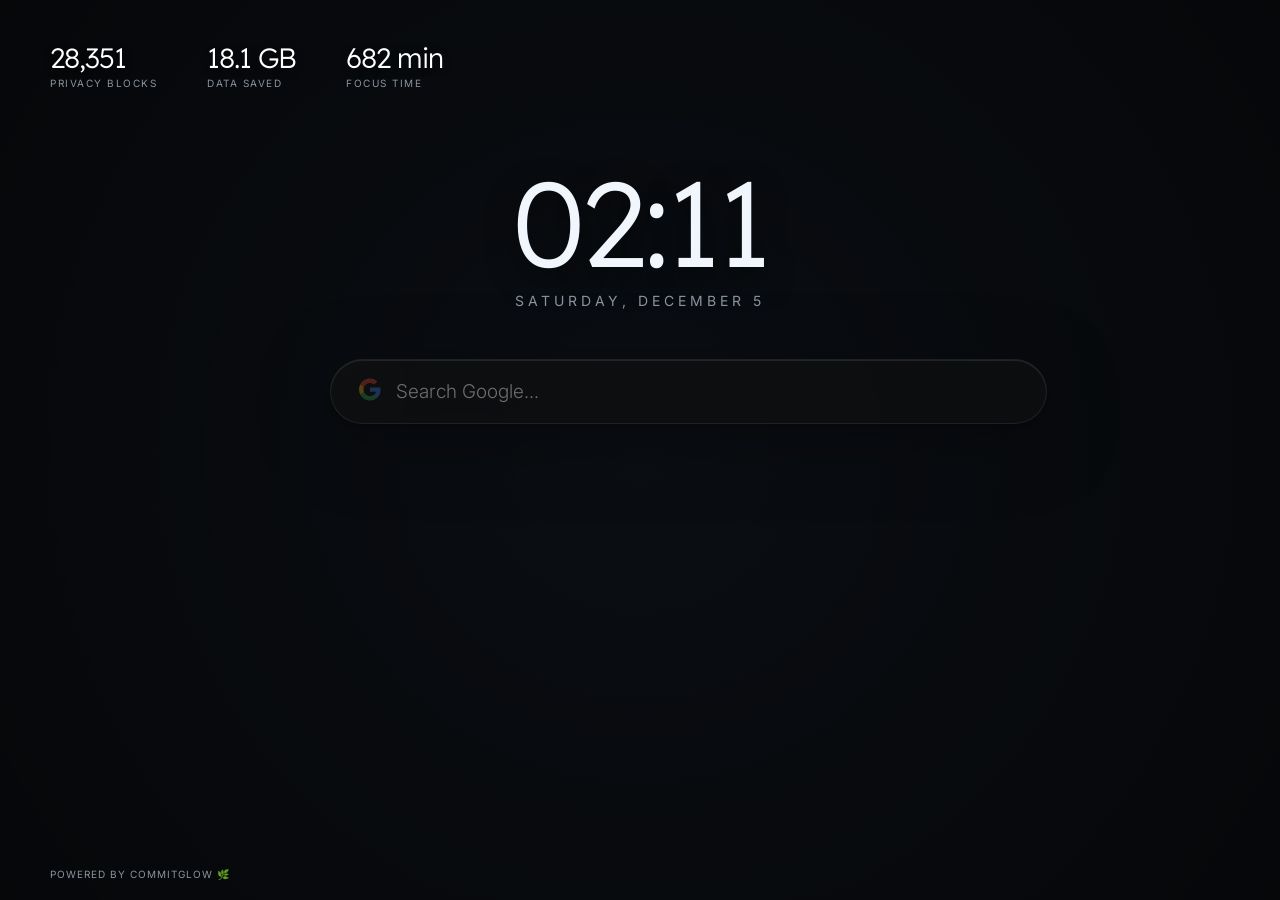
<file: newtab.html>
<!DOCTYPE html>
<html lang="en">
<head>
    <meta charset="UTF-8">
    <meta name="viewport" content="width=device-width, initial-scale=1.0">
    <title>CommitGlow Dashboard</title>
    <link rel="stylesheet" href="lib/github-calendar-responsive.css">
    <link rel="stylesheet" href="styles.css">
</head>
<body id="bg-body">
    <!-- Premium Stats Header -->
    <header class="stats-header">
        <div class="stat-item">
            <span class="stat-value" id="stat-trackers">14,281</span>
            <span class="stat-label">Privacy Blocks</span>
        </div>
        <div class="stat-item">
            <span class="stat-value" id="stat-bandwidth">1.4 GB</span>
            <span class="stat-label">Data Saved</span>
        </div>
        <div class="stat-item">
            <span class="stat-value" id="stat-time">12 min</span>
            <span class="stat-label">Focus Time</span>
        </div>
    </header>

    <!-- Central Hero (Clock & Search) -->
    <main class="hero">
        <div id="clock">00:00</div>
        <div id="date">JANUARY 1, 2026</div>
        
        <form action="https://www.google.com/search" method="GET" class="search-container">
            <div class="search-icon">
                <svg viewBox="0 0 24 24" width="24" height="24">
                    <path d="M22.56 12.25c0-.78-.07-1.53-.2-2.25H12v4.26h5.92c-.26 1.37-1.04 2.53-2.21 3.31v2.77h3.57c2.08-1.92 3.28-4.74 3.28-8.09z" fill="#4285F4"/>
                    <path d="M12 23c2.97 0 5.46-.98 7.28-2.66l-3.57-2.77c-1 .67-2.28 1.06-3.71 1.06-2.86 0-5.29-1.93-6.16-4.53H2.18v2.84C3.99 20.53 7.7 23 12 23z" fill="#34A853"/>
                    <path d="M5.84 14.09c-.22-.66-.35-1.36-.35-2.09s.13-1.43.35-2.09V7.07H2.18C1.43 8.55 1 10.22 1 12s.43 3.45 1.18 4.93l3.66-2.84z" fill="#FBBC05"/>
                    <path d="M12 5.38c1.62 0 3.06.56 4.21 1.66l3.15-3.15C17.45 2.09 14.97 1 12 1 7.7 1 3.99 3.47 2.18 7.07l3.66 2.84c.87-2.6 3.3-4.53 6.16-4.53z" fill="#EA4335"/>
                </svg>
            </div>
            <input type="text" name="q" placeholder="Search Google..." autocomplete="off">
        </form>
    </main>

    <!-- The Glow Widget -->
    <aside id="commit-glow-widget"></aside>

    <footer style="position: absolute; bottom: 20px; left: 50px; z-index: 10; font-size: 10px; color: #8b949e; letter-spacing: 1px; text-transform: uppercase;">
        Powered by CommitGlow 🌿
    </footer>

    <script src="lib/github-calendar.min.js"></script>
    <script src="newtab.js"></script>
</body>
</html>
</file>
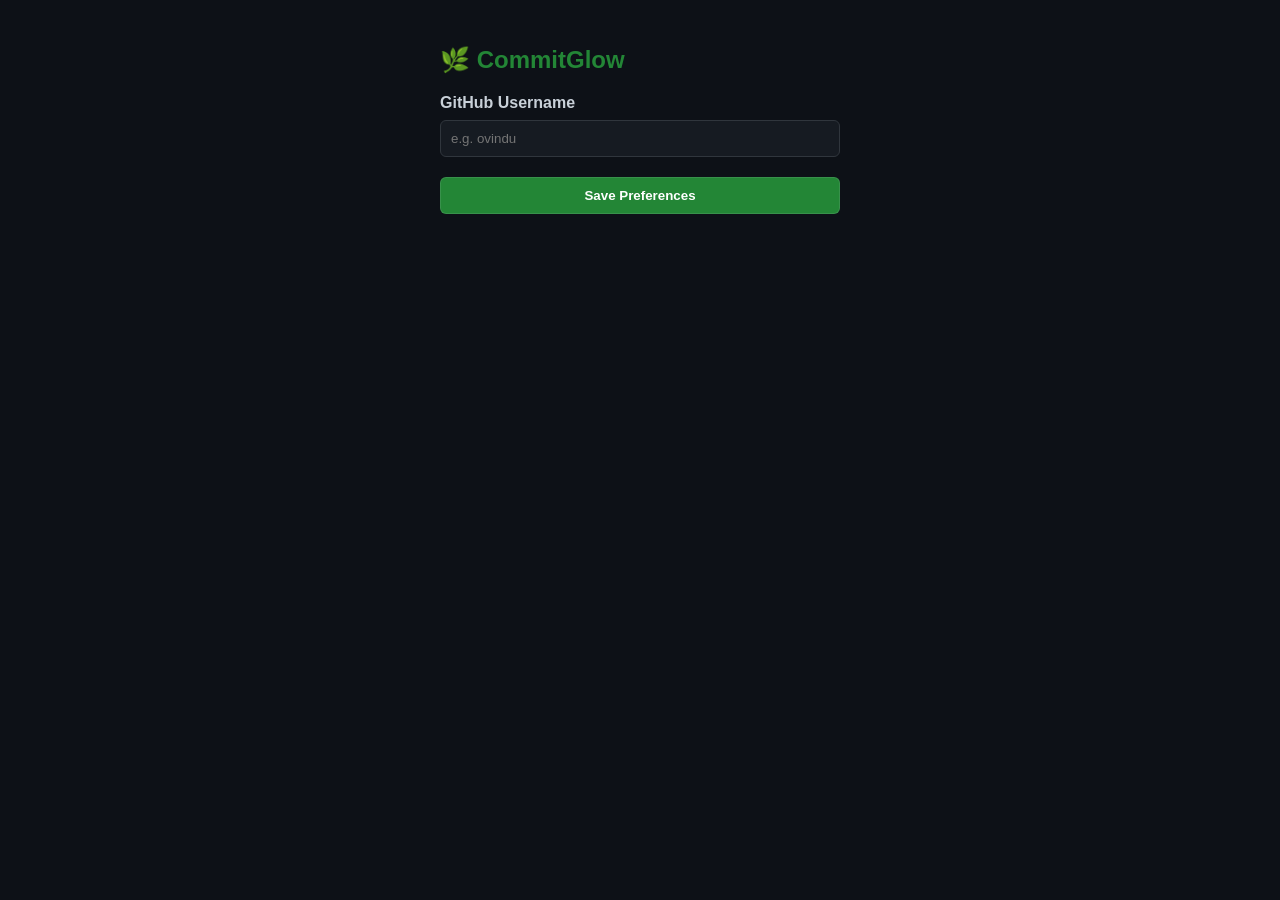
<file: options.html>
<!DOCTYPE html>
<html>
<head>
    <title>CommitGlow Options</title>
    <style>
        body {
            font-family: -apple-system, BlinkMacSystemFont, "Segoe UI", Helvetica, Arial, sans-serif;
            background: #0d1117;
            color: #c9d1d9;
            padding: 30px;
            max-width: 400px;
            margin: auto;
        }
        h1 {
            color: #238636;
            font-size: 24px;
            margin-bottom: 20px;
            display: flex;
            align-items: center;
            gap: 10px;
        }
        .form-group {
            margin-bottom: 20px;
        }
        label {
            display: block;
            margin-bottom: 8px;
            font-weight: 600;
        }
        input[type="text"] {
            width: 100%;
            padding: 10px;
            background: #161b22;
            border: 1px solid #30363d;
            border-radius: 6px;
            color: #f0f6fc;
            box-sizing: border-box;
        }
        input[type="text"]:focus {
            border-color: #58a6ff;
            outline: none;
            box-shadow: 0 0 0 3px rgba(88, 166, 255, 0.3);
        }
        button {
            background: #238636;
            color: #ffffff;
            border: 1px solid rgba(240, 246, 252, 0.1);
            padding: 10px 20px;
            border-radius: 6px;
            font-weight: 600;
            cursor: pointer;
            width: 100%;
            transition: background 0.2s;
        }
        button:hover {
            background: #2ea043;
        }
        .status {
            margin-top: 15px;
            font-size: 14px;
            text-align: center;
            opacity: 0;
            transition: opacity 0.3s;
        }
        .status.visible {
            opacity: 1;
        }
    </style>
</head>
<body>
    <h1>🌿 CommitGlow</h1>
    <div class="form-group">
        <label for="username">GitHub Username</label>
        <input type="text" id="username" placeholder="e.g. ovindu">
    </div>
    <button id="save">Save Preferences</button>
    <div id="status" class="status">Saved successfully!</div>

    <script src="options.js"></script>
</body>
</html>
</file>
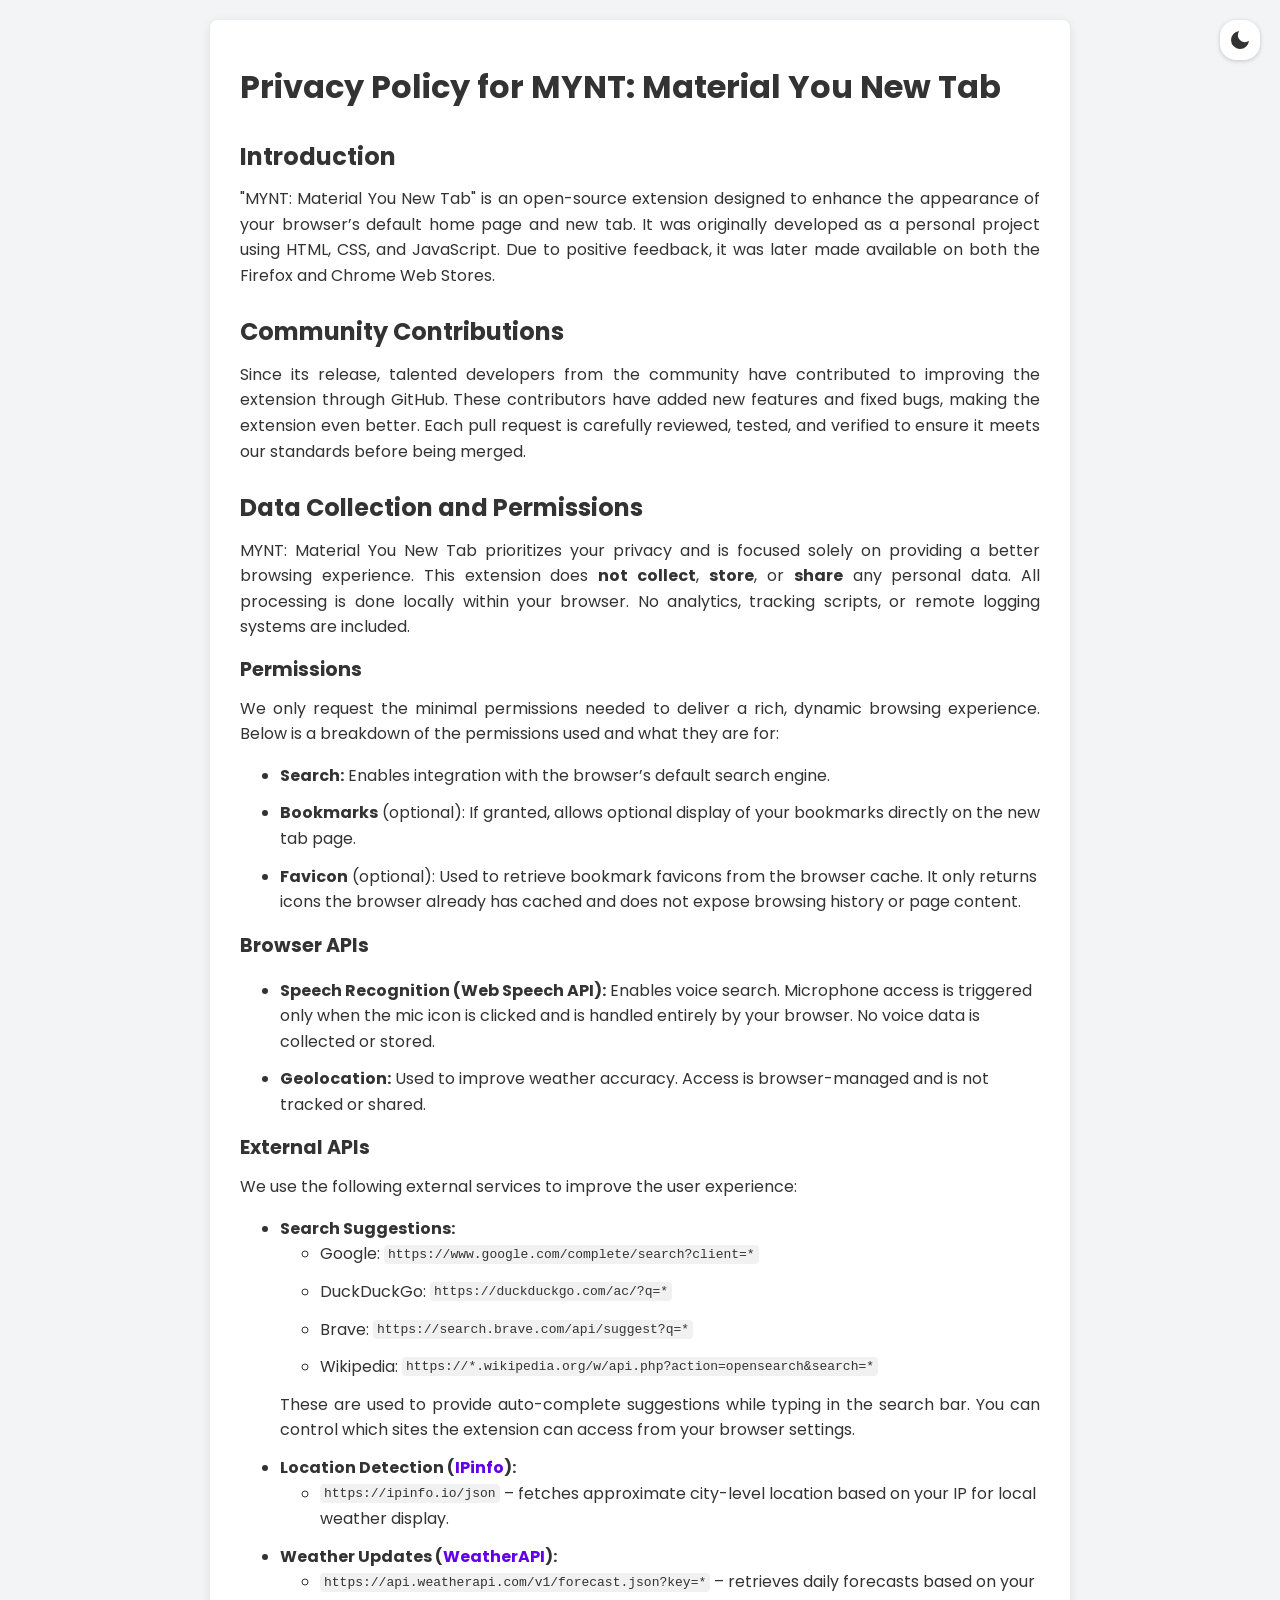
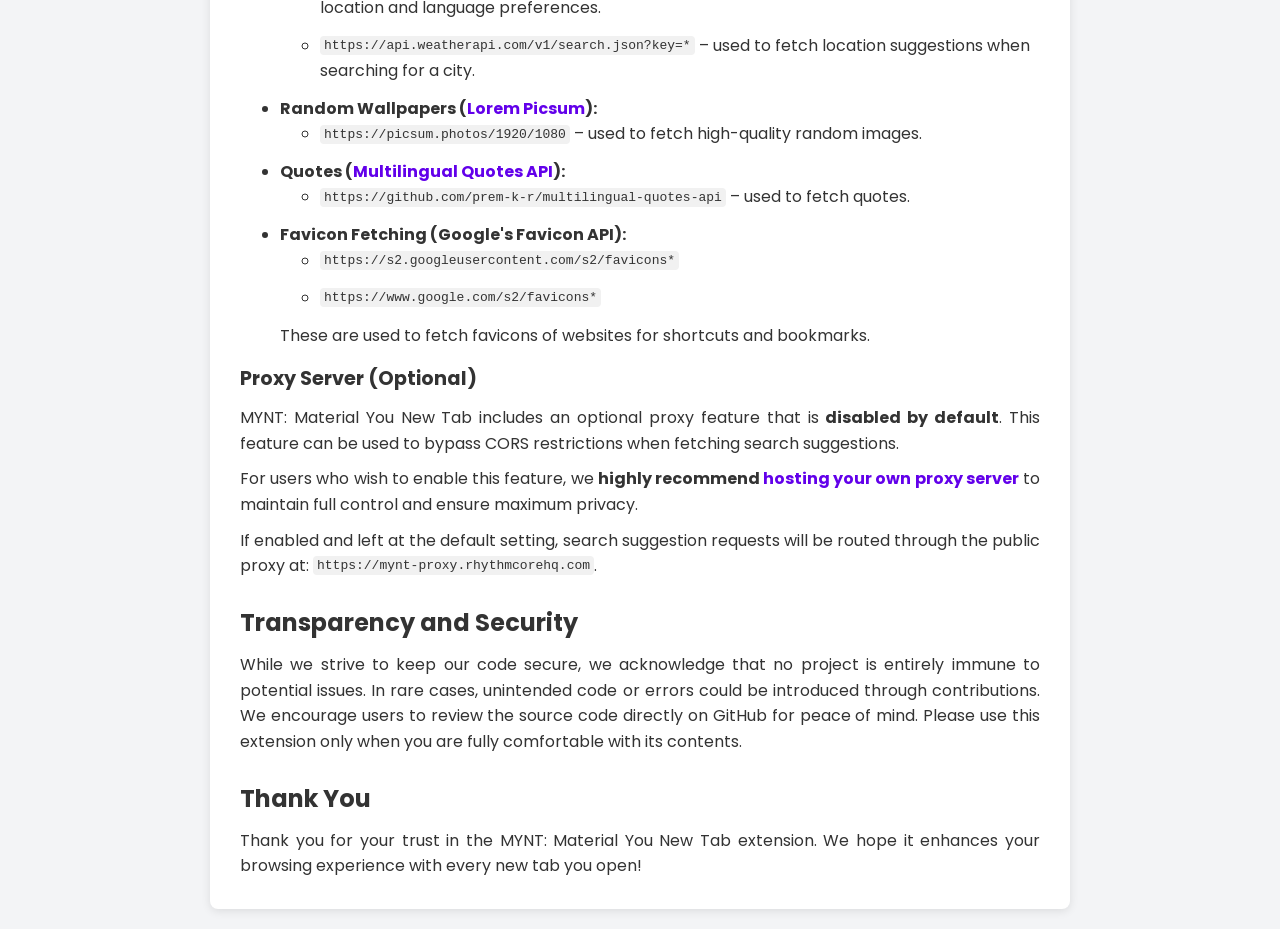
<file: privacy-policy.html>
<!DOCTYPE html>
<html lang="en">

<head>
    <meta charset="UTF-8">
    <meta name="viewport" content="width=device-width, initial-scale=1.0">
    <title>Privacy Policy for MYNT</title>
    <link href="favicon/icon128.png" rel="icon">
    <link href="https://fonts.googleapis.com/css2?family=Poppins:wght@400;600&display=swap" rel="stylesheet">
    <style>
        body {
            font-family: 'Poppins', sans-serif;
            background-color: #f3f4f6;
            color: #333;
            margin: 0;
            padding: 20px;
            line-height: 1.6;
            transition: background 0.3s, color 0.3s;
        }

        .container {
            max-width: 800px;
            margin: auto;
            background: white;
            padding: 20px 30px;
            border-radius: 8px;
            box-shadow: 0 2px 10px rgba(0, 0, 0, 0.1);
            transition: background 0.3s, color 0.3s;
        }

        h1 {
            font-size: 2rem;
            margin-bottom: 10px;
        }

        h2 {
            font-size: 1.5rem;
            margin-top: 25px;
            margin-bottom: 10px;
        }

        h3 {
            font-size: 1.2rem;
            margin-top: 15px;
            margin-bottom: 5px;
        }

        p {
            margin: 10px 0;
            text-align: justify;
        }

        li {
            margin-bottom: 12px;
        }

        a {
            color: #6200ea;
            text-decoration: none;
        }

        a:hover {
            text-decoration: underline;
        }

        code {
            word-break: break-word;
            white-space: pre-wrap;
            overflow-wrap: anywhere;
            background-color: #f1f1f1;
            padding: 2px 4px;
            border-radius: 4px;
            max-width: 100%;
            vertical-align: middle;
        }

        /* Dark mode styles */
        body.dark-mode {
            background-color: #181a20;
            color: #e0e0e0;
        }

        .container.dark-mode {
            background: #23262f;
            color: #e0e0e0;
            box-shadow: 0 2px 10px rgba(0, 0, 0, 0.4);
        }

        body.dark-mode a {
            color: #bb86fc;
        }

        body.dark-mode code {
            background-color: #23262f;
            color: #bb86fc;
        }

        .dark-mode-toggle {
            position: absolute;
            top: 20px;
            right: 20px;
            background: #fff;
            color: #333;
            border: none;
            border-radius: 16px;
            padding: 8px;
            display: inline-flex;
            align-items: center;
            justify-content: center;
            font-size: 1rem;
            cursor: pointer;
            box-shadow: 0 1px 4px rgba(0, 0, 0, 0.2);
            transition: background 0.3s, color 0.3s;
            z-index: 10;
        }

        .dark-mode-toggle:hover svg {
            transform: scale(1.02);
        }

        body.dark-mode .dark-mode-toggle {
            background: #23262f;
            color: #e0e0e0;
            border: 1px solid #444;
        }
    </style>
</head>

<body>

    <button class="dark-mode-toggle" id="darkModeToggle">
        <svg width="24" height="24" viewBox="0 0 24 24" xmlns="http://www.w3.org/2000/svg">
            <path id="iconPath" d="" fill="currentColor" />
        </svg>
    </button>

    <div class="container" id="mainContainer">
        <h1>Privacy Policy for MYNT: Material You New Tab</h1>

        <h2>Introduction</h2>
        <p>"MYNT: Material You New Tab" is an open-source extension designed to enhance the appearance of your browser’s
            default home page and new tab. It was originally developed as a personal project using HTML, CSS, and
            JavaScript. Due to positive feedback, it was later made available on both the Firefox and Chrome Web Stores.
        </p>

        <h2>Community Contributions</h2>
        <p>Since its release, talented developers from the community have contributed to improving the extension through
            GitHub. These contributors have added new features and fixed bugs, making the extension even better. Each
            pull request is carefully reviewed, tested, and verified to ensure it meets our standards before being
            merged.
        </p>

        <h2>Data Collection and Permissions</h2>
        <p>MYNT: Material You New Tab prioritizes your privacy and is focused solely on providing a better browsing
            experience. This extension does <strong>not collect</strong>, <strong>store</strong>, or
            <strong>share</strong> any personal data. All processing is done locally within your browser. No analytics,
            tracking scripts, or remote logging systems are included.
        </p>

        <h3>Permissions</h3>
        <p> We only request the minimal permissions needed to deliver a rich, dynamic browsing experience. Below is a
            breakdown of the permissions used and what they are for:</p>

        <ul>
            <li><strong>Search:</strong> Enables integration with the browser’s default search engine.</li>
            <li><strong>Bookmarks</strong> (optional): If granted, allows optional display of your bookmarks directly on
                the new tab page.</li>
            <li><strong>Favicon</strong> (optional): Used to retrieve bookmark favicons from the browser cache. It only
                returns icons the browser already has cached and does not expose browsing history or page content.</li>
        </ul>

        <h3>Browser APIs</h3>
        <ul>
            <li><strong>Speech Recognition (Web Speech API):</strong> Enables voice search. Microphone access is
                triggered only when the mic icon is clicked and is handled entirely by your browser. No voice data is
                collected or stored.</li>
            <li><strong>Geolocation:</strong> Used to improve weather accuracy. Access is browser-managed and is not
                tracked or shared.</li>
        </ul>

        <h3>External APIs</h3>
        <p>We use the following external services to improve the user experience:</p>
        <ul>
            <li><strong>Search Suggestions:</strong>
                <ul>
                    <li>Google: <code>https://www.google.com/complete/search?client=*</code></li>
                    <li>DuckDuckGo: <code>https://duckduckgo.com/ac/?q=*</code></li>
                    <li>Brave: <code>https://search.brave.com/api/suggest?q=*</code></li>
                    <li>Wikipedia: <code>https://*.wikipedia.org/w/api.php?action=opensearch&search=*</code></li>
                </ul>
                <p>These are used to provide auto-complete suggestions while typing in the search bar. You can control
                    which sites the extension can access from your browser settings.</p>
            </li>

            <li><strong>Location Detection (<a href="https://ipinfo.io/" target="_blank">IPinfo</a>):</strong>
                <ul>
                    <li><code>https://ipinfo.io/json</code> – fetches approximate city-level location based on your IP
                        for local weather display.</li>
                </ul>
            </li>

            <li><strong>Weather Updates (<a href="https://www.weatherapi.com/" target="_blank">WeatherAPI</a>):</strong>
                <ul>
                    <li><code>https://api.weatherapi.com/v1/forecast.json?key=*</code> – retrieves daily forecasts based
                        on your location and language preferences.</li>

                    <li><code>https://api.weatherapi.com/v1/search.json?key=*</code> – used to fetch location
                        suggestions when searching for a city.</li>
                </ul>
            </li>

            <li><strong>Random Wallpapers (<a href="https://picsum.photos/" target="_blank">Lorem Picsum</a>):</strong>
                <ul>
                    <li><code>https://picsum.photos/1920/1080</code> – used to fetch high-quality random images.</li>
                </ul>
            </li>

            <li><strong>Quotes (<a href="https://github.com/prem-k-r/multilingual-quotes-api"
                        target="_blank">Multilingual Quotes API</a>):</strong>
                <ul>
                    <li><code>https://github.com/prem-k-r/multilingual-quotes-api</code> – used to fetch quotes.
                    </li>
                </ul>
            </li>

            <li><strong>Favicon Fetching (Google's Favicon API):</strong>
                <ul>
                    <li><code>https://s2.googleusercontent.com/s2/favicons*</code></li>
                    <li><code>https://www.google.com/s2/favicons*</code></li>
                </ul>
                These are used to fetch favicons of websites for shortcuts and bookmarks.
            </li>
        </ul>

        <h3>Proxy Server (Optional)</h3>
        <p>
            MYNT: Material You New Tab includes an optional proxy feature that is <strong>disabled by default</strong>.
            This feature can be used to bypass CORS restrictions when fetching search suggestions.
        </p>
        <p>
            For users who wish to enable this feature, we <strong>highly recommend <a
                    href="https://github.com/Minuga-RC/MYNT-CORS-Bypass-Proxy" target="_blank">hosting your own
                    proxy server</a></strong> to maintain full control and ensure maximum privacy.
        </p>
        <p>
            If enabled and left at the default setting, search suggestion requests will be routed through the public
            proxy at: <code>https://mynt-proxy.rhythmcorehq.com</code>.
        </p>

        <h2>Transparency and Security</h2>
        <p>While we strive to keep our code secure, we acknowledge that no project is entirely immune to potential
            issues. In rare cases, unintended code or errors could be introduced through contributions. We encourage
            users to review the source code directly on GitHub for peace of mind. Please use this extension only when
            you are fully comfortable with its contents.</p>

        <h2>Thank You</h2>
        <p>Thank you for your trust in the MYNT: Material You New Tab extension. We hope it enhances your browsing
            experience with every new tab you open!</p>

    </div>


    <script>
        // Dark mode toggle logic
        const toggleBtn = document.getElementById('darkModeToggle');
        const container = document.getElementById('mainContainer');
        const iconPath = document.getElementById('iconPath');
        let isDark = localStorage.getItem('mynt-dark-mode');

        // SVG paths
        const moonPath = "M21 12.79A9 9 0 1 1 11.21 3 7 7 0 0 0 21 12.79z";
        const sunPath = "M11 4V1h2v3zm0 19v-3h2v3zm9-10v-2h3v2zM1 13v-2h3v2zm17.7-6.3l-1.4-1.4l1.75-1.8l1.45 1.45zM4.95 20.5L3.5 19.05l1.8-1.75l1.4 1.4zm14.1 0l-1.75-1.8l1.4-1.4l1.8 1.75zM5.3 6.7L3.5 4.95L4.95 3.5L6.7 5.3zM12 18q-2.5 0-4.25-1.75T6 12t1.75-4.25T12 6t4.25 1.75T18 12t-1.75 4.25T12 18";

        function setDarkMode(isDark) {
            document.body.classList.toggle('dark-mode', isDark);
            container.classList.toggle('dark-mode', isDark);
            iconPath.setAttribute('d', isDark ? sunPath : moonPath);
            localStorage.setItem('mynt-dark-mode', isDark);
        }

        // Determine initial state
        if (isDark === null) {
            isDark = window.matchMedia('(prefers-color-scheme: dark)').matches;
        } else {
            isDark = isDark === 'true';
        }

        setDarkMode(isDark);

        toggleBtn.addEventListener('click', () => {
            const newDarkState = !document.body.classList.contains('dark-mode');
            setDarkMode(newDarkState);
        });
    </script>
</body>

</html>
</file>
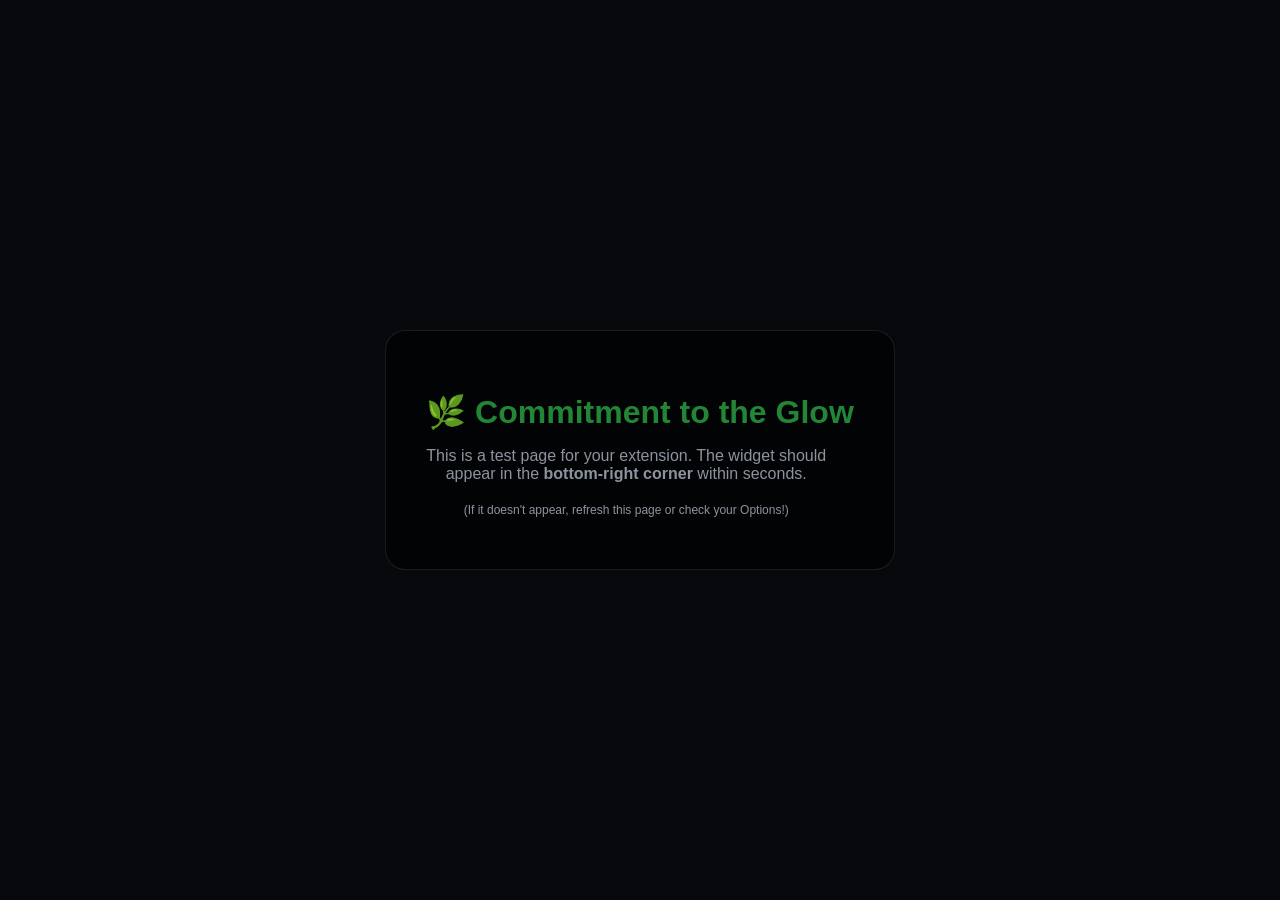
<file: test.html>
<!DOCTYPE html>
<html>
<head>
    <meta charset="UTF-8">
    <title>CommitGlow Test Page</title>
    <style>
        body { 
            background: #0d1117; 
            color: #c9d1d9; 
            font-family: sans-serif; 
            display: flex; 
            flex-direction: column; 
            justify-content: center; 
            align-items: center; 
            height: 100vh; 
            margin: 0;
            background-image: linear-gradient(rgba(0,0,0,0.5), rgba(0,0,0,0.5)), url('https://images.unsplash.com/photo-1506744038136-46273834b3fb?auto=format&fit=crop&q=80&w=1920');
            background-size: cover;
        }
        .container { text-align: center; background: rgba(0,0,0,0.6); padding: 40px; border-radius: 20px; backdrop-filter: blur(10px); border: 1px solid rgba(255,255,255,0.1); }
        h1 { color: #238636; margin-bottom: 10px; }
        p { color: #8b949e; max-width: 400px; }
    </style>
</head>
<body>
    <div class="container">
        <h1>🌿 Commitment to the Glow</h1>
        <p>This is a test page for your extension. The widget should appear in the <b>bottom-right corner</b> within seconds.</p>
        <p style="font-size: 12px; margin-top: 20px;">(If it doesn't appear, refresh this page or check your Options!)</p>
    </div>
    <!-- The content script will automatically inject here because it's a web page context -->
</body>
</html>
</file>
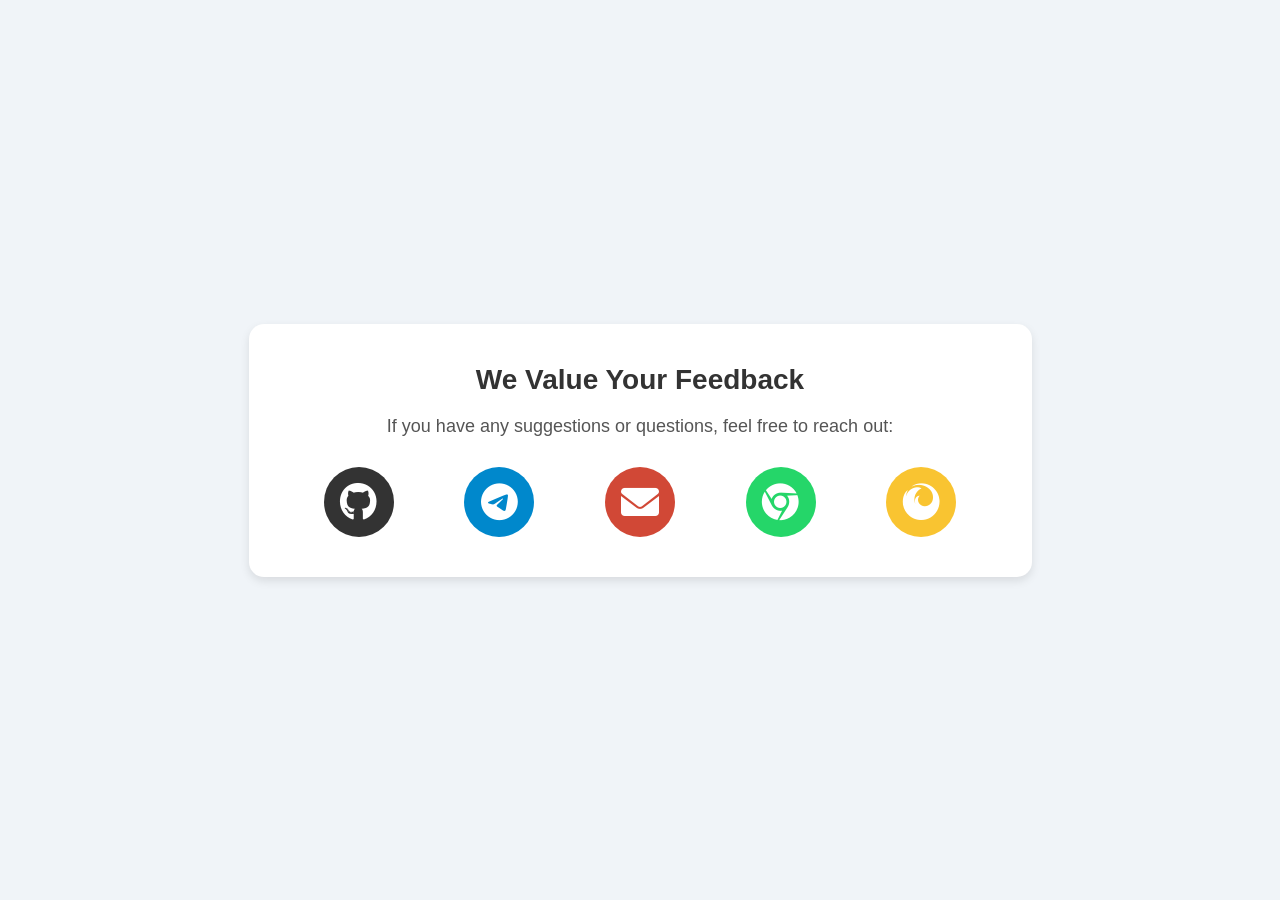
<file: docs/feedback.html>
<!DOCTYPE html>
<html lang="en">

<head>
    <meta charset="UTF-8">
    <meta name="viewport" content="width=device-width, initial-scale=1.0">
    <title>Feedback - MaterialYouNewTab</title>
    <link href="https://cdnjs.cloudflare.com/ajax/libs/font-awesome/6.0.0-beta3/css/all.min.css" rel="stylesheet">
    <style>
        body,
        h1,
        .feedback-message {
            margin: 0;
            padding: 0;
        }

        body {
            font-family: Arial, sans-serif;
            background-color: #f0f4f8;
            display: flex;
            justify-content: center;
            align-items: center;
            height: 100vh;
            color: #333;
        }

        .container {
            background-color: #fff;
            padding: 40px;
            border-radius: 15px;
            box-shadow: 0 4px 10px rgba(0, 0, 0, 0.1);
            text-align: center;
            max-width: 703px;
            width: 100%;
        }

        h1 {
            font-size: 28px;
            margin-bottom: 20px;
        }

        .feedback-message {
            font-size: 18px;
            color: #555;
            margin-bottom: 30px;
        }

        .contact-info {
            display: flex;
            justify-content: space-around;
            align-items: center;
            flex-wrap: wrap;
        }

        .contact-info a {
            color: #fff;
            text-decoration: none;
            width: 70px;
            height: 70px;
            display: flex;
            justify-content: center;
            align-items: center;
            border-radius: 50%;
            font-size: 38px;
            transition: transform 0.3s ease;
        }

        .contact-info a:hover {
            transform: scale(1.1);
        }

        .github {
            background-color: #333;
        }

        .telegram {
            background-color: #0088cc;
        }

        .email {
            background-color: #d14836;
        }

        .chrome {
            background-color: #25d669;
        }

        .firefox {
            background-color: #f9c431;
        }

        @media (max-width: 600px) {
            .contact-info a {
                font-size: 30px;
                width: 60px;
                height: 60px;
                margin: 20px;
            }
        }

        @media (prefers-color-scheme: dark) {
            body {
                background-color: #181818;
                color: #f0f4f8;
            }

            .container {
                background-color: #2a2a2a;
                box-shadow: 0 4px 10px rgba(0, 0, 0, 0.3);
            }

            .github {
                background-color: #1d1d1d;
            }

            h1,
            .feedback-message {
                color: #f0f4f8;
            }
        }
    </style>
</head>

<body>
    <div class="container">
        <h1>We Value Your Feedback</h1>
        <div class="feedback-message">
            <p>If you have any suggestions or questions, feel free to reach out:</p>
        </div>
        <div class="contact-info">
            <a href="https://github.com/prem-k-r/MaterialYouNewTab/discussions" target="_blank" class="github"><i
                    class="fab fa-github"></i></a>
            <a href="https://t.me/Material_You_NewTab" target="_blank" class="telegram"><i
                    class="fab fa-telegram-plane"></i></a>
            <a href="mailto:prem12321kumar@outlook.com" target="_blank" class="email"><i
                    class="fas fa-envelope"></i></a>
            <a href="https://chromewebstore.google.com/detail/mynt-material-you-new-tab/jjpokbgpiljgndebfoljdeihhkpcpfgl/reviews"
                target="_blank" class="chrome"><i class="fab fa-chrome"></i></a>
            <a href="https://addons.mozilla.org/en-US/firefox/addon/mynt/reviews/" target="_blank" class="firefox"><i
                    class="fab fa-firefox"></i></a>
        </div>
    </div>
</body>

</html>
</file>
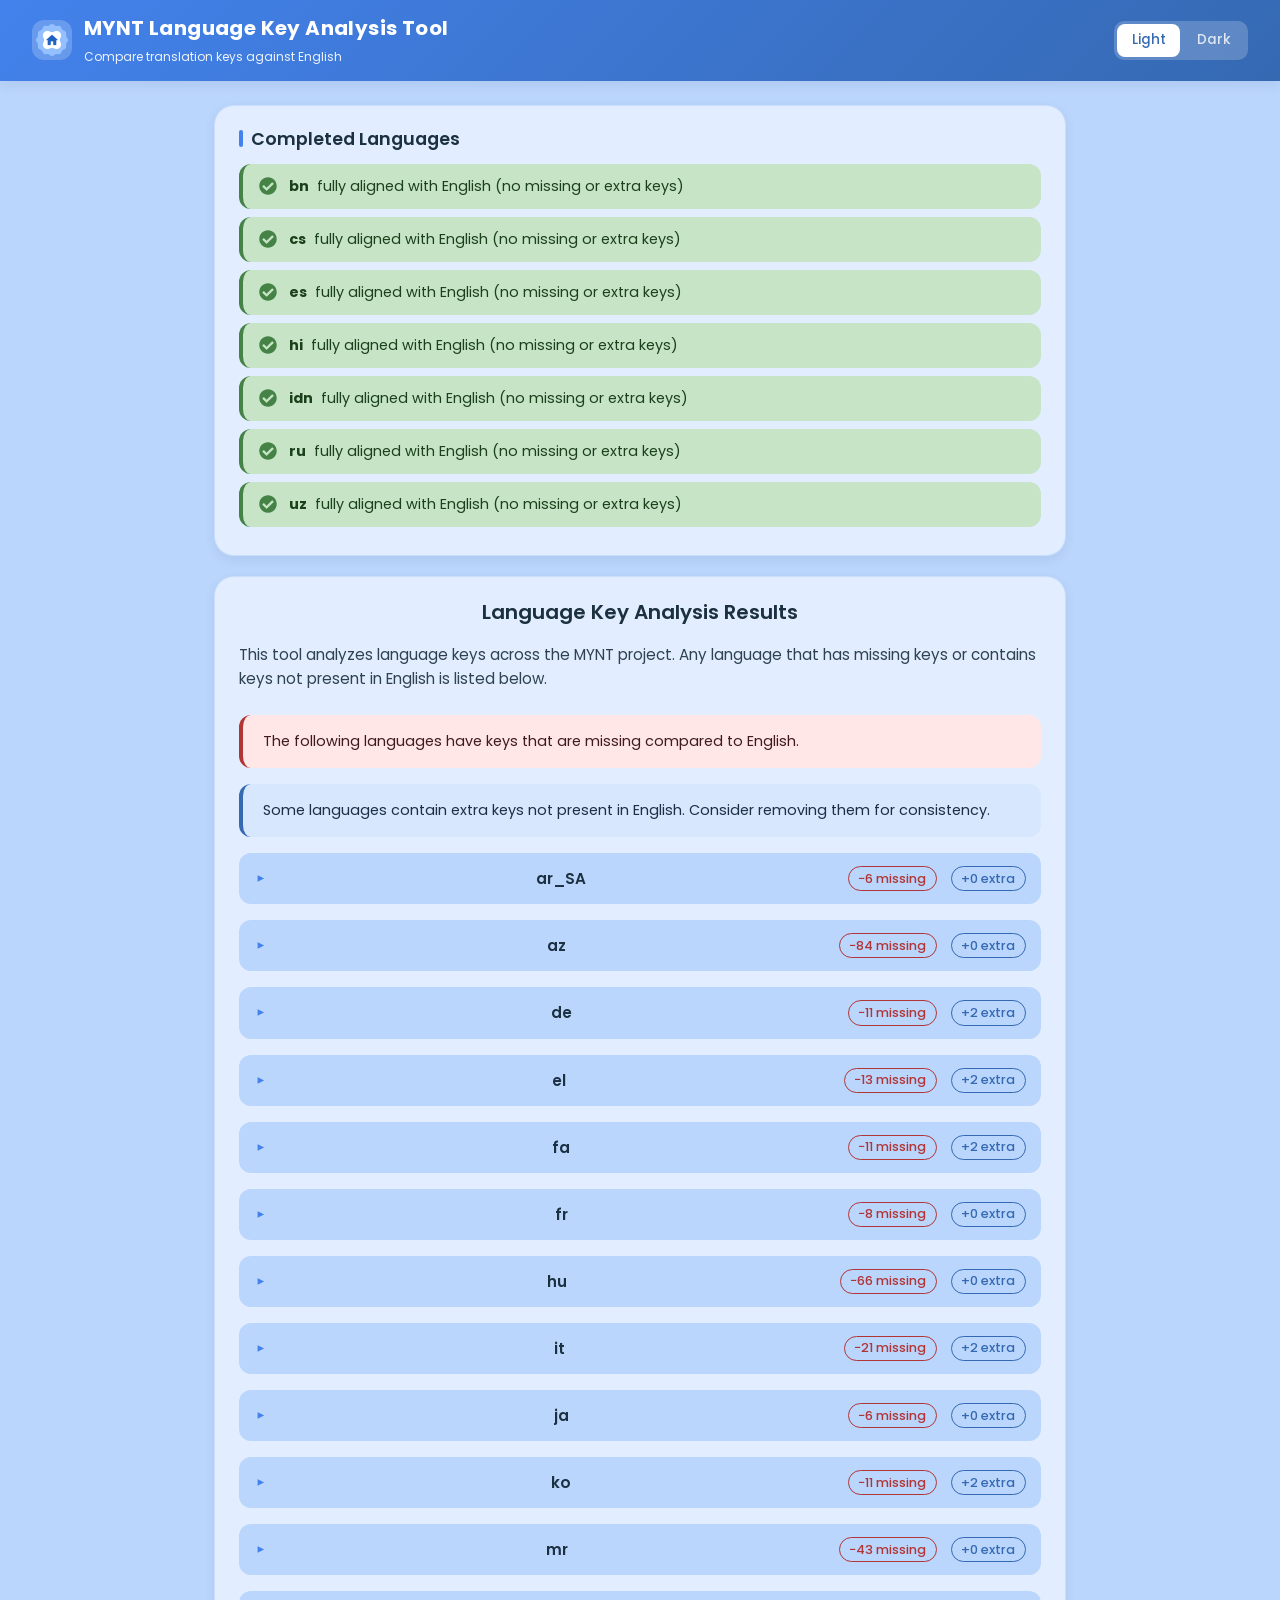
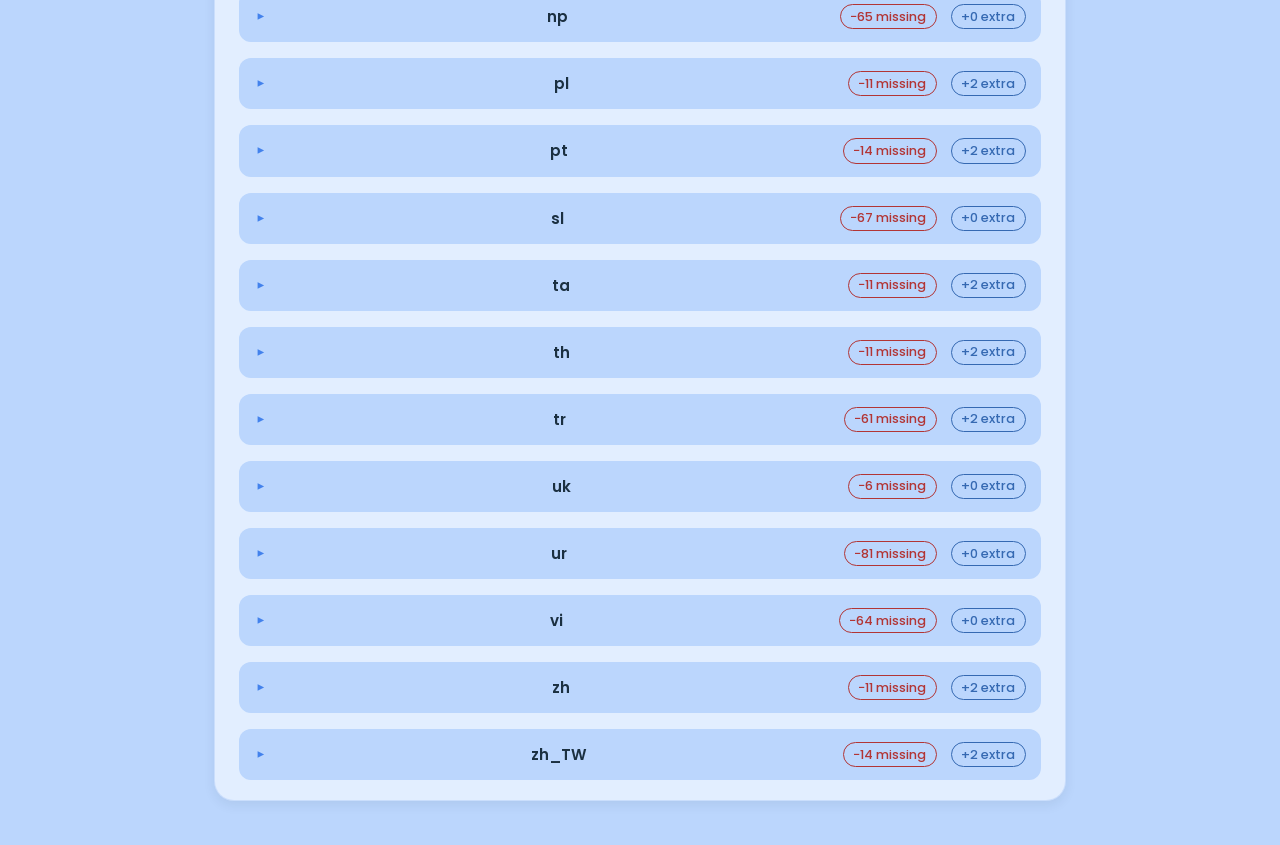
<file: tools/languagesAnalysis.html>
<!DOCTYPE html>
<html lang="en">
<head>
    <meta charset="UTF-8" />
    <meta name="viewport" content="width=device-width, initial-scale=1.0, maximum-scale=1.0, user-scalable=no" />
    <link rel="shortcut icon" href="../favicon/icon48.png" type="image/png">
    <title>MYNT Language Key Analysis</title>
    <link rel="preconnect" href="https://fonts.googleapis.com">
    <link rel="preconnect" href="https://fonts.gstatic.com" crossorigin>
    <link href="https://fonts.googleapis.com/css2?family=Poppins:wght@400;500;600;700&display=swap" rel="stylesheet">
    <link rel="stylesheet" href="../style.css">
    <style>
        .mynt-lka {
            --mynt-round: 20px;
            --mynt-gap: 16px;
            --mynt-shadow: 0 4px 12px rgba(27, 48, 65, 0.08);
            --mynt-shadow-hover: 0 6px 20px rgba(27, 48, 65, 0.12);
            font-family: var(--main-font-family);
            margin: 0;
            padding: 0;
            min-height: 100vh;
            background: var(--bg-color-blue);
            color: var(--textColorDark-blue);
            display: flex;
            flex-direction: column;
            align-items: stretch;
            justify-content: flex-start;
            scroll-behavior: smooth;
            transition: background 0.3s ease, color 0.3s ease;
        }

        .mynt-lka.dark-mode {
            background: #0f1a28;
            color: var(--whitishColor-blue);
            --mynt-shadow: 0 1px 3px rgba(0, 0, 0, 0.15);
            --mynt-shadow-hover: 0 2px 8px rgba(0, 0, 0, 0.2);
        }

        /* ── Header ── */
        .mynt-lka .tool-header {
            background: linear-gradient(135deg, var(--darkColor-blue) 0%, var(--darkerColor-blue) 100%);
            color: var(--whitishColor-blue);
            padding: 0.8rem 2rem;
            box-shadow: var(--mynt-shadow);
            position: sticky;
            top: 0;
            z-index: 10;
            animation: mynt-headerSlide 0.5s cubic-bezier(0.4, 0, 0.2, 1) forwards;
        }

        @keyframes mynt-headerSlide {
            from {
                opacity: 0;
                transform: translateY(-12px);
            }

            to {
                opacity: 1;
                transform: translateY(0);
            }
        }

        .mynt-lka .tool-header-inner {
            width: 100%;
            margin: 0 auto;
            display: flex;
            align-items: center;
            justify-content: space-between;
            gap: var(--mynt-gap);
        }

        .mynt-lka .tool-brand {
            display: flex;
            align-items: center;
            gap: 0.75rem;
        }

        .mynt-lka .tool-brand-icon {
            width: 40px;
            height: 40px;
            background: rgba(255, 255, 255, 0.2);
            border-radius: 12px;
            object-fit: contain;
            padding: 4px;
            box-sizing: border-box;
        }

        .mynt-lka .tool-brand h1 {
            margin: 0;
            font-size: 1.25rem;
            font-weight: 700;
            letter-spacing: 0.02em;
        }

        .mynt-lka .tool-brand span {
            font-size: 0.75rem;
            opacity: 0.9;
            font-weight: 400;
        }

        /* ── Theme toggle ── */
        .mynt-lka .theme-selector {
            display: flex;
            background: rgba(255, 255, 255, 0.2);
            border-radius: 10px;
            padding: 3px;
            gap: 2px;
        }

        .mynt-lka .theme-btn {
            padding: 0.4rem 0.9rem;
            border: none;
            border-radius: 8px;
            cursor: pointer;
            font-size: 0.85rem;
            font-weight: 500;
            font-family: inherit;
            color: rgba(255, 255, 255, 0.8);
            background: transparent;
            transition: all 0.25s cubic-bezier(0.4, 0, 0.2, 1);
        }

        .mynt-lka .theme-btn:hover {
            color: var(--whitishColor-blue);
            background: rgba(255, 255, 255, 0.15);
        }

        .mynt-lka .theme-btn.active {
            background: var(--whitishColor-blue);
            color: var(--darkerColor-blue);
        }

        .mynt-lka .theme-btn.active:hover {
            background: rgba(255, 255, 255, 0.95);
        }

        /* ── Layout ── */
        .mynt-lka main {
            flex: 1;
            padding: 1.5rem;
            max-width: 900px;
            margin: 0 auto;
            width: 100%;
        }

        /* ── Cards ── */
        .mynt-lka .card {
            background: var(--accentLightTint-blue);
            border-radius: var(--mynt-round);
            padding: 1.25rem 1.5rem;
            margin-bottom: 1.25rem;
            box-shadow: var(--mynt-shadow);
            border: 1px solid rgba(67, 130, 236, 0.15);
            transition: box-shadow 0.2s ease, border-color 0.2s ease, transform 0.2s ease;
            animation: mynt-cardFade 0.5s cubic-bezier(0.4, 0, 0.2, 1) backwards;
        }

        .mynt-lka .card:nth-child(1) {
            animation-delay: 0.1s;
        }

        .mynt-lka .card:nth-child(2) {
            animation-delay: 0.2s;
        }

        @keyframes mynt-cardFade {
            from {
                opacity: 0;
                transform: translateY(16px);
            }

            to {
                opacity: 1;
                transform: translateY(0);
            }
        }

        .mynt-lka.dark-mode .card {
            background: rgba(54, 105, 178, 0.22);
            border-color: rgba(67, 130, 236, 0.25);
            box-shadow: 0 1px 2px rgba(0, 0, 0, 0.1);
        }

        .mynt-lka .card:hover {
            box-shadow: var(--mynt-shadow-hover);
            transform: translateY(-2px);
        }

        .mynt-lka.dark-mode .card:hover {
            box-shadow: 0 2px 6px rgba(0, 0, 0, 0.15);
        }

        .mynt-lka .card-title {
            font-size: 1.1rem;
            font-weight: 600;
            color: var(--textColorDark-blue);
            margin: 0 0 0.75rem 0;
            display: flex;
            align-items: center;
            gap: 0.5rem;
        }

        .mynt-lka.dark-mode .card-title {
            color: var(--whitishColor-blue);
        }

        .mynt-lka .card-title::before {
            content: "";
            width: 4px;
            height: 1.1rem;
            background: var(--darkColor-blue);
            border-radius: 2px;
        }

        /* ── Intro text ── */
        .mynt-lka .intro-text {
            color: var(--textColorDark-blue);
            opacity: 0.9;
            font-size: 0.95rem;
            line-height: 1.6;
            margin: 0 0 1.5rem 0;
        }

        .mynt-lka.dark-mode .intro-text {
            color: rgba(255, 255, 255, 0.9);
        }

        /* ── Lists ── */
        .mynt-lka ul {
            list-style: none;
            padding: 0;
            margin: 0;
        }

        .mynt-lka .key-item {
            display: flex;
            align-items: center;
            gap: 0.75rem;
            padding: 0.75rem 1rem;
            margin-bottom: 0.5rem;
            border-radius: 12px;
            transition: background 0.2s ease, opacity 0.2s ease;
            font-size: 0.9rem;
        }

        .mynt-lka .key-item.missing {
            background: var(--bg-color-red);
            border-left: 4px solid var(--darkerColor-red);
            color: var(--textColorDark-red);
        }

        .mynt-lka .key-item.missing label {
            display: flex;
            align-items: center;
            gap: 0.6rem;
        }

        .mynt-lka .key-item.extra {
            background: color-mix(in srgb, var(--accentLightTint-blue) 80%, var(--bg-color-blue));
            border-left: 4px solid var(--darkerColor-blue);
        }

        .mynt-lka.dark-mode .key-item.extra {
            background: rgba(54, 105, 178, 0.4);
        }

        .mynt-lka .key-item.complete {
            background: var(--bg-color-green);
            border-left: 4px solid var(--darkerColor-green);
            color: var(--textColorDark-green);
            fill: var(--darkerColor-green);
        }

        .mynt-lka .key-item.checked {
            opacity: 0.5;
        }

        .mynt-lka .key-item.checked code {
            text-decoration: line-through;
        }

        .mynt-lka .key-item code {
            background-color: rgba(0, 0, 0, 0.06);
            padding: 0.25rem 0.5rem;
            border-radius: 6px;
            font-family: 'Monaco', 'Menlo', 'Ubuntu Mono', monospace;
        }

        /* ── Checkbox ── */
        .mynt-lka input[type="checkbox"] {
            appearance: none;
            -webkit-appearance: none;
            width: 20px;
            height: 20px;
            border: 2px solid var(--darkerColor-red);
            border-radius: 6px;
            cursor: pointer;
            flex-shrink: 0;
            transition: transform 0.15s ease, background-color 0.2s ease, border-color 0.2s ease;
        }

        .mynt-lka input[type="checkbox"]:hover {
            transform: scale(1.08);
        }

        .mynt-lka input[type="checkbox"]:active {
            transform: scale(0.95);
        }

        .mynt-lka input[type="checkbox"]:checked {
            background: var(--darkerColor-red);
            border-color: var(--darkerColor-red);
            background-image: url('data:image/svg+xml;utf8,<svg xmlns="http://www.w3.org/2000/svg" viewBox="0 0 24 24" fill="%23fff"><path d="M9 16.17L4.83 12l-1.42 1.41L9 19 21 7l-1.41-1.41z"/></svg>');
            background-size: 14px 14px;
            background-position: center;
            background-repeat: no-repeat;
        }

        /* ── Language groups ── */
        .mynt-lka .language-group:not(:last-child) {
            margin-bottom: 1rem;
        }

        .mynt-lka .language-group-header {
            display: flex;
            align-items: center;
            justify-content: space-between;
            width: 100%;
            padding: 0.875rem 1rem;
            background: var(--bg-color-blue);
            border: none;
            border-radius: 12px;
            cursor: pointer;
            user-select: none;
            font-family: inherit;
            text-align: left;
            transition: background 0.2s ease, transform 0.2s ease;
        }

        .mynt-lka .language-group-header:hover {
            transform: translateX(4px);
            background: color-mix(in srgb, var(--bg-color-blue) 90%, var(--darkColor-blue));
        }

        .mynt-lka .language-group-header:active {
            transform: translateX(2px);
        }

        .mynt-lka .language-group-header:focus-visible {
            outline: 2px solid var(--darkColor-blue);
            outline-offset: 2px;
        }

        .mynt-lka.dark-mode .language-group-header {
            background: rgba(54, 105, 178, 0.35);
        }

        .mynt-lka.dark-mode .language-group-header:hover {
            background: rgba(54, 105, 178, 0.5);
        }

        .mynt-lka .language-group-header::before {
            content: "▼";
            font-size: 0.7rem;
            margin-right: 0.5rem;
            transition: transform 0.3s cubic-bezier(0.4, 0, 0.2, 1);
            color: var(--darkColor-blue);
            display: inline-block;
            flex-shrink: 0;
        }

        .mynt-lka .language-group.collapsed .language-group-header::before {
            transform: rotate(-90deg);
        }

        .mynt-lka .language-group-header-text {
            font-size: 0.95rem;
            font-weight: 600;
            color: var(--textColorDark-blue);
        }

        .mynt-lka.dark-mode .language-group-header-text {
            color: var(--whitishColor-blue);
        }

        /* ── Group expand animation ── */
        .mynt-lka .language-group ul {
            overflow: hidden;
            padding: 0.5rem 0 0 1rem;
        }

        .mynt-lka .language-group.collapsed ul {
            display: none;
        }

        .mynt-lka .language-group:not(.collapsed) ul {
            animation: mynt-groupExpand 0.3s cubic-bezier(0.4, 0, 0.2, 1) forwards;
        }

        @keyframes mynt-groupExpand {
            from {
                opacity: 0;
            }

            to {
                opacity: 1;
            }
        }

        /* Staggered item animation via --i CSS custom property set in JS */
        .mynt-lka .language-group:not(.collapsed) .key-item {
            animation: mynt-itemSlide 0.25s cubic-bezier(0.4, 0, 0.2, 1) backwards;
            animation-delay: calc(var(--i, 0) * 30ms);
        }

        @keyframes mynt-itemSlide {
            from {
                opacity: 0;
                transform: translateX(-8px);
            }

            to {
                opacity: 1;
                transform: translateX(0);
            }
        }

        /* ── Key counts badges ── */
        .mynt-lka .key-counts {
            display: flex;
            gap: 1rem;
            font-size: 0.8rem;
            font-weight: 500;
        }

        .mynt-lka .key-counts .missing-count {
            color: var(--darkerColor-red);
            padding: 0.16rem 0.6rem;
            border-radius: 20px;
            outline: 1px solid var(--darkerColor-red);
        }

        .mynt-lka .key-counts .extra-count {
            color: var(--darkerColor-blue);
            padding: 0.16rem 0.6rem;
            border-radius: 20px;
            outline: 1px solid var(--darkerColor-blue);
        }

        .mynt-lka.dark-mode .key-counts .missing-count {
            color: #ff9999;
            outline-color: rgba(255, 153, 153, 0.9);
        }

        .mynt-lka.dark-mode .key-counts .extra-count {
            color: var(--bg-color-blue);
            outline-color: var(--bg-color-blue);
        }

        /* ── Alert boxes ── */
        .mynt-lka .alert-box {
            padding: 1rem 1.25rem;
            border-radius: 12px;
            margin-bottom: 1rem;
            font-size: 0.9rem;
            display: none;
        }

        .mynt-lka .alert-box.show {
            display: block;
            animation: mynt-alertSlide 0.4s cubic-bezier(0.4, 0, 0.2, 1) forwards;
        }

        @keyframes mynt-alertSlide {
            from {
                opacity: 0;
                transform: translateY(-8px);
            }

            to {
                opacity: 1;
                transform: translateY(0);
            }
        }

        .mynt-lka #incomplete-message {
            background: var(--accentLightTint-red);
            color: var(--textColorDark-red);
            border-left: 4px solid var(--darkerColor-red);
        }

        .mynt-lka #extra-keys-message {
            background: color-mix(in srgb, var(--accentLightTint-blue) 70%, var(--bg-color-blue));
            color: var(--textColorDark-blue);
            border-left: 4px solid var(--darkerColor-blue);
        }

        .mynt-lka.dark-mode #extra-keys-message {
            background: rgba(54, 105, 178, 0.35);
            color: rgba(255, 255, 255, 0.95);
            border-left-color: var(--darkColor-blue);
        }

        .mynt-lka.dark-mode #incomplete-message {
            background: rgba(178, 53, 53, 0.25);
            color: #ffb3b3;
            border-left-color: var(--darkerColor-red);
        }

        /* ── Results heading ── */
        .mynt-lka .results-section h2 {
            font-size: 1.25rem;
            font-weight: 600;
            text-align: center;
            margin: 0 0 1rem 0;
            color: var(--textColorDark-blue);
        }

        .mynt-lka.dark-mode .results-section h2 {
            color: var(--whitishColor-blue);
        }

        /* ── Scrollbar ── */
        .mynt-lka ::-webkit-scrollbar {
            width: 8px;
            height: 8px;
        }

        .mynt-lka ::-webkit-scrollbar-track {
            background: transparent;
        }

        .mynt-lka ::-webkit-scrollbar-thumb {
            background: var(--darkColor-blue);
            border-radius: 4px;
        }

        .mynt-lka ::-webkit-scrollbar-thumb:hover {
            background: var(--darkerColor-blue);
        }
    </style>
    <script src="../locales/pt.js"></script>
    <script src="../locales/en.js"></script>
    <script src="../locales/es.js"></script>
    <script src="../locales/hi.js"></script>
    <script src="../locales/hu.js"></script>
    <script src="../locales/zh.js"></script>
    <script src="../locales/cs.js"></script>
    <script src="../locales/it.js"></script>
    <script src="../locales/tr.js"></script>
    <script src="../locales/bn.js"></script>
    <script src="../locales/vi.js"></script>
    <script src="../locales/ru.js"></script>
    <script src="../locales/uz.js"></script>
    <script src="../locales/ja.js"></script>
    <script src="../locales/ko.js"></script>
    <script src="../locales/idn.js"></script>
    <script src="../locales/mr.js"></script>
    <script src="../locales/fr.js"></script>
    <script src="../locales/az.js"></script>
    <script src="../locales/sl.js"></script>
    <script src="../locales/np.js"></script>
    <script src="../locales/zh_TW.js"></script>
    <script src="../locales/ur.js"></script>
    <script src="../locales/de.js"></script>
    <script src="../locales/fa.js"></script>
    <script src="../locales/ar_SA.js"></script>
    <script src="../locales/el.js"></script>
    <script src="../locales/ta.js"></script>
    <script src="../locales/th.js"></script>
    <script src="../locales/pl.js"></script>
    <script src="../locales/uk.js"></script>
</head>
<body id="mynt-lka" class="mynt-lka">
    <header class="tool-header">
        <div class="tool-header-inner">
            <div class="tool-brand">
                <img class="tool-brand-icon" src="../favicon/icon128.png" alt="MYNT" width="40" height="40">
                <div>
                    <h1>MYNT Language Key Analysis Tool</h1>
                    <span>Compare translation keys against English</span>
                </div>
            </div>
            <div class="theme-selector">
                <button type="button" class="theme-btn active" id="theme-light" data-theme="light"> Light </button>
                <button type="button" class="theme-btn" id="theme-dark" data-theme="dark"> Dark </button>
            </div>
        </div>
    </header>
    <main>
        <div id="complete" class="card"></div>
        <section class="card results-section">
            <h2>Language Key Analysis Results</h2>
            <p class="intro-text"> This tool analyzes language keys across the MYNT project. Any language that has
                missing keys or contains keys not present in English is listed below. </p>
            <div id="incomplete-message" class="alert-box"> The following languages have keys that are missing compared
                to English. </div>
            <div id="extra-keys-message" class="alert-box"> Some languages contain extra keys not present in English.
                Consider removing them for consistency. </div>
            <div id="results"></div>
        </section>
    </main>
    <script>
        // ─── Locale map ───────────────────────────────────────────────────────────
        const languages = { ar_SA, az, bn, cs, de, el, en, es, fa, fr, hi, hu, idn, it, ja, ko, mr, np, pl, pt, ru, sl, ta, th, tr, uk, ur, uz, vi, zh, zh_TW };

        // ─── DOM refs ─────────────────────────────────────────────────────────────
        const bodyEl = document.getElementById("mynt-lka");
        const resultsDiv = document.getElementById("results");
        const completeDiv = document.getElementById("complete");
        const incompleteMsg = document.getElementById("incomplete-message");
        const extraKeysMsg = document.getElementById("extra-keys-message");

        // ─── SVG icon ─────────────────────────────────────────────────────────────
        const completeIcon = `<svg xmlns="http://www.w3.org/2000/svg" viewBox="0 0 512 512" width="18" height="18">
            <path d="M504 256c0 136.967-111.033 248-248 248S8 392.967 8 256 119.033 8 256 8s248 111.033 248 248zM227.314 387.314l184-184c6.248-6.248 6.248-16.379 0-22.627l-22.627-22.627c-6.248-6.249-16.379-6.249-22.628 0L216 308.118l-70.059-70.059c-6.248-6.248-16.379-6.248-22.628 0l-22.627 22.627c-6.248 6.248-6.248 16.379 0 22.627l104 104c6.249 6.249 16.379 6.249 22.628.001z"/>
        </svg>`;

        // ─── Helpers ──────────────────────────────────────────────────────────────

        function createElmnt(tag, options = {}) {
            const node = document.createElement(tag);
            if (options.className) node.className = options.className;
            if (options.textContent) node.textContent = options.textContent;
            if (options.innerHTML) node.innerHTML = options.innerHTML;
            if (options.attrs) {
                for (const [k, v] of Object.entries(options.attrs)) node.setAttribute(k, v);
            }
            return node;
        }

        // ─── Analysis ─────────────────────────────────────────────────────────────

        /**
         * Compares every language against the reference.
         * Returns an object keyed by language code with { missing, extra, isComplete }.
         */
        function analyseLanguageKeys(reference, allLanguages) {
            const refKeys = Object.keys(reference);
            const refSet = new Set(refKeys);
            const results = {};

            for (const [lang, translations] of Object.entries(allLanguages)) {
                const langKeys = Object.keys(translations);
                const langSet = new Set(langKeys);
                const missing = refKeys.filter(k => !langSet.has(k));
                const extra = langKeys.filter(k => !refSet.has(k));

                results[lang] = {
                    missing,
                    extra,
                    isComplete: missing.length === 0 && extra.length === 0,
                };
            }

            return results;
        }

        // Remove English itself from the comparison map
        const { en: _ref, ...otherLanguages } = languages;
        const analysis = analyseLanguageKeys(en, otherLanguages);

        // Derive flags cleanly from analysis data
        const hasMissingKeys = Object.values(analysis).some(r => r.missing.length > 0);
        const hasExtraKeys = Object.values(analysis).some(r => r.extra.length > 0);

        // ─── Rendering ────────────────────────────────────────────────────────────

        /** Renders the "Completed Languages" card. */
        function renderCompleteCard() {
            const title = createElmnt("h2", { className: "card-title", textContent: "Completed Languages" });
            const list = createElmnt("ul");

            const completedLangs = Object.entries(analysis).filter(([, r]) => r.isComplete);

            if (completedLangs.length === 0) {
                list.appendChild(createElmnt("li", {
                    className: "key-item",
                    textContent: "No languages are fully in sync with English yet.",
                }));
            } else {
                for (const [lang] of completedLangs) {
                    list.appendChild(createElmnt("li", {
                        className: "key-item complete",
                        innerHTML: `${completeIcon}<span><strong>${lang}</strong>​​ ​ fully aligned with English (no missing or extra keys)</span>`,
                    }));
                }
            }

            completeDiv.appendChild(title);
            completeDiv.appendChild(list);
        }

        /** Renders one collapsible language group (missing + extra keys). */
        function renderLanguageGroup(lang, missing, extra) {
            const group = createElmnt("div", { className: "language-group collapsed" });

            // Button header (keyboard-accessible)
            const btn = createElmnt("button", {
                className: "language-group-header",
                innerHTML: `
                    <span class="language-group-header-text">${lang}</span>
                    <span class="key-counts">
                        <span class="missing-count">−${missing.length} missing</span>
                        <span class="extra-count">+${extra.length} extra</span>
                    </span>
                `,
            });
            btn.type = "button";

            btn.addEventListener("click", () => {
                group.classList.toggle("collapsed");
            });

            btn.addEventListener("keydown", (e) => {
                if (e.key === "Enter" || e.key === " ") {
                    e.preventDefault();
                    btn.click();
                }
            });

            group.appendChild(btn);

            // Key list
            const list = createElmnt("ul", { attrs: { id: `group-list-${lang}` } });

            missing.forEach((key, i) => {
                const li = createElmnt("li", {
                    className: "key-item missing",
                    innerHTML: `
                    <label>
                        <input type="checkbox" data-lang="${lang}" data-key="${key}">
                        Missing: <code>${key}</code>
                    </label>
                    `,
                });

                li.style.setProperty("--i", i);
                list.appendChild(li);
            });

            extra.forEach((key, i) => {
                const li = createElmnt("li", {
                    className: "key-item extra",
                    innerHTML: `<span>Extra: <code>${key}</code></span>`,
                });
                li.style.setProperty("--i", missing.length + i);
                list.appendChild(li);
            });

            group.appendChild(list);
            return group;
        }

        /** Renders the full results section (incomplete languages). */
        function renderResultsList() {
            const container = createElmnt("div");

            for (const [lang, { missing, extra }] of Object.entries(analysis)) {
                if (missing.length === 0 && extra.length === 0) continue;
                container.appendChild(renderLanguageGroup(lang, missing, extra));
            }

            resultsDiv.appendChild(container);
        }

        // ─── Init ─────────────────────────────────────────────────────────────────

        renderCompleteCard();

        if (hasMissingKeys) incompleteMsg.classList.add("show");
        if (hasExtraKeys) extraKeysMsg.classList.add("show");
        if (hasMissingKeys || hasExtraKeys) renderResultsList();

        // Checkbox → strikethrough
        resultsDiv.addEventListener("change", (e) => {
            if (e.target.type === "checkbox") {
                e.target.closest("li").classList.toggle("checked", e.target.checked);
            }
        });

        // ─── Theme ────────────────────────────────────────────────────────────────

        const themeLight = document.getElementById("theme-light");
        const themeDark = document.getElementById("theme-dark");
        const mediaQuery = window.matchMedia("(prefers-color-scheme: dark)");

        function setTheme(theme, save = true) {
            const isDark = theme === "dark";

            bodyEl.classList.toggle("dark-mode", isDark);
            themeLight.classList.toggle("active", !isDark);
            themeDark.classList.toggle("active", isDark);

            if (save) {
                localStorage.setItem("mynt-theme", theme);
            }
        }

        const savedTheme = localStorage.getItem("mynt-theme");

        if (savedTheme) {
            setTheme(savedTheme, false);
        } else {
            setTheme(mediaQuery.matches ? "dark" : "light", false);
        }

        mediaQuery.addEventListener("change", (e) => {
            if (!localStorage.getItem("mynt-theme")) {
                setTheme(e.matches ? "dark" : "light", false);
            }
        });

        themeLight.addEventListener("click", () => setTheme("light"));
        themeDark.addEventListener("click", () => setTheme("dark"));
    </script>
</body>
</html>
</file>
<file: lib/github-calendar-responsive.css>
:root {
  --color-calendar-graph-day-bg: #dddbdb;
  --color-calendar-graph-day-L1-bg: #39dd34;
  --color-calendar-graph-day-L2-bg: #45a045;
  --color-calendar-graph-day-L3-bg: #047526;
  --color-calendar-graph-day-L4-bg: #0a4208;
}

.ContributionCalendar-day[data-level='0'] {
    background-color: var(--color-calendar-graph-day-bg);
}

.ContributionCalendar-day[data-level='1'] {
    background-color: var(--color-calendar-graph-day-L1-bg);
}

.ContributionCalendar-day[data-level='2'] {
    background-color: var(--color-calendar-graph-day-L2-bg);
}

.ContributionCalendar-day[data-level='3'] {
    background-color: var(--color-calendar-graph-day-L3-bg);
}

.ContributionCalendar-day[data-level='4'] {
    background-color: var(--color-calendar-graph-day-L4-bg);
}

table.ContributionCalendar-grid {
    margin-bottom: 0pt;
}

table.ContributionCalendar-grid td {
    padding: 4pt;
}

table.ContributionCalendar-grid td span.sr-only {
    display: none;
}

td.ContributionCalendar-label span[aria-hidden='true'] {
    font-size: 8pt;
    left: -1pt;
}

tool-tip {
    display: none;
}

.calendar .width-full > .float-left {
    display: none;
}

.calendar {
    font-family: Helvetica, arial;
    border: 1px solid #DDDDDD;
    border-radius: 3px;
    min-height: 243px;
    text-align: center;
    margin: 0 auto;
}

.calendar-graph text.wday,
.calendar-graph text.month {
    font-size: 10px;
    fill: #aaa;
}

div.px-md-5 {
    height: 2rem;
}

div.float-right {
    text-align: right;
    padding: 0 14px 10px 0;
    display: inline-block;
    float: right;
}

div.float-right div {
    display: inline-block;
    list-style: none;
    margin: 0 5px;
    position: relative;
    bottom: -1px;
    padding: 0;
}

div.float-right span.sr-only {
    display: none;
}

.contrib-legend .legend li {
    display: inline-block;
    width: 10px;
    height: 10px;
}

.text-small {
    font-size: 12px;
    color: #767676;
}

.calendar-graph {
    padding: 5px 0 0;
    text-align: center;
}

.contrib-column {
    padding: 15px 0;
    text-align: center;
    border-left: 1px solid #ddd;
    border-top: 1px solid #ddd;
    font-size: 11px;
}

.contrib-column-first {
    border-left: 0;
}

.table-column {
    box-sizing: border-box;
    display: table-cell;
    width: 1%;
    padding-right: 10px;
    padding-left: 10px;
    vertical-align: top;
}

.contrib-number {
    font-weight: 300;
    line-height: 1.3em;
    font-size: 24px;
    display: block;
    color: #333;
}

.calendar img.spinner {
    width: 70px;
    margin-top: 50px;
    min-height: 70px;
}

.monospace {
    text-align: center;
    color: #000;
    font-family: monospace;
}

.monospace a {
    color: #1D75AB;
    text-decoration: none;
}

.contrib-footer {
    font-size: 11px;
    padding: 0 10px 12px;
    text-align: left;
    width: 100%;
    box-sizing: border-box;
    height: 26px;
}

.left.text-muted {
    float: left;
    margin-left: 9px;
    color: #767676;
}
.left.text-muted a {
    color: #4078c0;
    text-decoration: none;
}
.left.text-muted a:hover,
.monospace a:hover {
    text-decoration: underline;
}

h2.f4.text-normal.mb-3 {
    display: none;
}

.float-left.text-gray {
    float: left;
}
#user-activity-overview{
    display:none;
}

.day-tooltip {
    white-space: nowrap;
    position: absolute;
    z-index: 99999;
    padding: 10px;
    font-size: 12px;
    color: #959da5;
    text-align: center;
    background: rgba(0,0,0,.85);
    border-radius: 3px;
    display: none;
    pointer-events: none;
}
.day-tooltip strong {
    color: #dfe2e5;
}
.day-tooltip.is-visible {
    display: block;
}
.day-tooltip:after {
    position: absolute;
    bottom: -10px;
    left: 50%;
    width: 5px; height: 5px;
    box-sizing: border-box;
    margin: 0 0 0 -5px;
    content: " ";
    border: 5px solid transparent;
    border-top-color: rgba(0,0,0,.85)
}

text.ContributionCalendar-label {
    fill: #ccc;
    font-size: 11px;
}

@media screen and (max-width: 768px) {
    .table-column {
        display: block;
        width: 100%;
    }
}
</file>
<file: styles.css>
@import url('https://fonts.googleapis.com/css2?family=Inter:wght@200;400;600&family=Lexend:wght@300;600&display=swap');

:root {
    --bg-dark: #0d1117;
    --accent-green: #238636;
    --glass-bg: rgba(13, 17, 23, 0.6);
    --glass-border: rgba(255, 255, 255, 0.1);
    --text-main: #f0f6fc;
    --text-muted: #8b949e;
}

body {
    background: var(--bg-dark);
    margin: 0;
    padding: 0;
    height: 100vh;
    display: flex;
    flex-direction: column;
    align-items: center;
    color: var(--text-main);
    font-family: 'Inter', sans-serif;
    overflow: hidden;
    position: relative;
    background-size: cover;
    background-position: center;
    transition: background-image 1.5s ease;
}

body::after {
    content: '';
    position: absolute;
    top: 0; left: 0; right: 0; bottom: 0;
    background: radial-gradient(circle at center, rgba(0,0,0,0.2) 0%, rgba(0,0,0,0.6) 100%);
    z-index: 1;
    pointer-events: none;
}

/* Premium Header Stats */
.stats-header {
    position: absolute;
    top: 40px;
    left: 50px;
    z-index: 10;
    display: flex;
    gap: 50px;
}

.stat-item {
    display: flex;
    flex-direction: column;
    animation: fadeInDown 0.8s ease-out;
}

.stat-value {
    font-family: 'Lexend', sans-serif;
    font-size: 28px;
    font-weight: 300;
    letter-spacing: -1px;
    color: #fff;
    text-shadow: 0 2px 10px rgba(0,0,0,0.3);
}

.stat-label {
    font-size: 10px;
    text-transform: uppercase;
    letter-spacing: 1.5px;
    color: var(--text-muted);
    margin-top: 2px;
}

/* Central Hero Section */
.hero {
    z-index: 10;
    display: flex;
    flex-direction: column;
    align-items: center;
    margin-top: 18vh;
    animation: fadeInUp 1s ease-out;
}

#clock {
    font-family: 'Lexend', sans-serif;
    font-size: 120px;
    font-weight: 300;
    letter-spacing: -4px;
    line-height: 1;
    text-shadow: 0 10px 30px rgba(0,0,0,0.5);
}

#date {
    font-size: 14px;
    font-weight: 400;
    color: var(--text-muted);
    margin-top: 10px;
    margin-bottom: 50px;
    text-transform: uppercase;
    letter-spacing: 4px;
}

/* Premium Search Bar - Refined */
.search-container {
    width: 620px;
    position: relative;
    transition: all 0.4s cubic-bezier(0.165, 0.84, 0.44, 1);
    filter: drop-shadow(0 15px 35px rgba(0,0,0,0.5));
}

.search-container:focus-within {
    transform: translateY(-2px) scale(1.01);
}

.search-container input {
    width: 100%;
    background: rgba(18, 18, 18, 0.5);
    backdrop-filter: blur(30px) saturate(150%);
    -webkit-backdrop-filter: blur(30px) saturate(150%);
    border: 1px solid rgba(255, 255, 255, 0.08); /* Minimal border */
    border-radius: 100px; /* Perfect pill */
    padding: 20px 30px;
    padding-left: 65px;
    color: #fff;
    font-size: 19px;
    font-family: 'Inter', sans-serif;
    outline: none;
    transition: all 0.4s cubic-bezier(0.165, 0.84, 0.44, 1);
    box-shadow: 
        inset 0 1px 1px rgba(255,255,255,0.1),
        0 4px 6px rgba(0,0,0,0.2);
}

.search-container input::placeholder {
    color: rgba(255, 255, 255, 0.4);
    font-weight: 300;
}

.search-container input:focus {
    background: rgba(18, 18, 18, 0.7);
    border-color: rgba(35, 134, 54, 0.6);
    box-shadow: 
        inset 0 1px 1px rgba(255,255,255,0.05),
        0 0 0 4px rgba(35, 134, 54, 0.15),
        0 20px 40px rgba(0,0,0,0.4);
}

.search-icon {
    position: absolute;
    left: 28px;
    top: 50%;
    transform: translateY(-50%);
    font-size: 22px;
    opacity: 0.6;
    color: var(--text-muted);
    transition: all 0.3s ease;
}

.search-container:focus-within .search-icon {
    color: var(--accent-green);
    opacity: 1;
}

/* The Widget - Integrated */
#commit-glow-widget {
    position: absolute;
    bottom: 40px;
    right: 50px;
    z-index: 10;
    animation: fadeIn 1.5s ease;
}

.widget-container {
    background: var(--glass-bg) !important;
    backdrop-filter: blur(25px) !important;
    -webkit-backdrop-filter: blur(25px) !important;
    border: 1px solid var(--glass-border) !important;
    border-radius: 20px !important;
    width: 420px !important;
    padding: 20px !important;
    box-shadow: 0 20px 60px rgba(0,0,0,0.5) !important;
}

.widget-header {
    border-bottom: none !important;
    margin-bottom: 20px !important;
}

.widget-header .title {
    font-family: 'Lexend', sans-serif !important;
    text-transform: uppercase !important;
    letter-spacing: 1px !important;
    font-size: 10px !important;
}

.calendar {
    transform: scale(1);
    margin-top: 10px !important;
}

.calendar rect.ContributionCalendar-day {
    rx: 3; ry: 3;
    transition: transform 0.2s ease;
}

.calendar rect.ContributionCalendar-day:hover {
    transform: scale(1.2);
    stroke: #fff;
    stroke-width: 1px;
}

/* Animations */
@keyframes fadeInUp {
    from { opacity: 0; transform: translateY(30px); }
    to { opacity: 1; transform: translateY(0); }
}

@keyframes fadeInDown {
    from { opacity: 0; transform: translateY(-20px); }
    to { opacity: 1; transform: translateY(0); }
}

@keyframes fadeIn {
    from { opacity: 0; }
    to { opacity: 1; }
}

/* Custom Scrollbar (Invisible but functional) */
::-webkit-scrollbar { display: none; }
</file>
<file: style.css>
/* 
 * Material You New Tab
 * Copyright (c) 2024-2026 Prem, 2023-2025 XengShi
 * Licensed under the GNU General Public License v3.0 (GPL-3.0)
 * You should have received a copy of the GNU General Public License along with this program. 
 * If not, see <https://www.gnu.org/licenses/>.
 */

@import url("https://fonts.googleapis.com/css2?family=Poppins&display=swap");

@font-face {
	font-family: "poppins";
	src: url("./fonts/Poppins-Regular.ttf") format("truetype");
}

* {
	margin: 0;
	padding: 0;
	box-sizing: border-box;
	font-family: var(--main-font-family);
	user-select: none;
}

:root {
	/* Default font */
	--main-font-family: "poppins", "Poppins", sans-serif;

	/* 🔵🔵🔵 */
	/* ⚠️ Please don't change the color value or names for Blue (if ? modifying code would be difficult */
	--bg-color-blue: #bbd6fd;
	--accentLightTint-blue: #e2eeff;
	--darkerColor-blue: #3569b2;
	--darkColor-blue: #4382ec;
	--textColorDark-blue: #1b3041;
	--whitishColor-blue: #ffffff;

	/* 🔴🔴🔴 */
	--bg-color-red: #fdbdbd;
	--accentLightTint-red: #ffe7e7;
	--darkerColor-red: #b23535;
	--darkColor-red: #ec4343;
	--textColorDark-red: #411b1b;
	--whitishColor-red: #ffffff;

	/* 🟡🟡🟡 */
	--bg-color-yellow: #ffed80;
	--accentLightTint-yellow: #fff6c3;
	--darkerColor-yellow: #ae9502;
	--darkColor-yellow: #d1a93d;
	--textColorDark-yellow: #2f2707;
	--whitishColor-yellow: #ffffff;

	/* 🟢🟢🟢 */
	--bg-color-green: #c7e4c7;
	--accentLightTint-green: #e1f1e1;
	--darkerColor-green: #458245;
	--darkColor-green: #5cba5c;
	--textColorDark-green: #1b411b;
	--whitishColor-green: #ffffff;

	/* 🌊 Cyan */
	--bg-color-cyan: #9cefef;
	--accentLightTint-cyan: #d5ffff;
	--darkerColor-cyan: #07787f;
	--darkColor-cyan: #09b2b4;
	--textColorDark-cyan: #08354b;
	--whitishColor-cyan: #ffffff;

	/* 🩷💗🩷 */
	--bg-color-pink: #f9c8d6;
	--accentLightTint-pink: #ffebf2;
	--darkerColor-pink: #b24b64;
	--darkColor-pink: #ec5e78;
	--textColorDark-pink: #411b28;
	--whitishColor-pink: #ffffff;

	/* 🟠🟠🟠 */
	--bg-color-orange: #ffd8b2;
	--accentLightTint-orange: #ffedd5;
	--darkerColor-orange: #b26d3e;
	--darkColor-orange: #ec844d;
	--textColorDark-orange: #412b1e;
	--whitishColor-orange: #ffffff;

	/* 🟣🟣🟣 */
	--bg-color-purple: #dac2e8;
	--accentLightTint-purple: #e9e2f3;
	--darkerColor-purple: #724b8f;
	--darkColor-purple: #9563b5;
	--textColorDark-purple: #2d1b3e;
	--whitishColor-purple: #ffffff;

	/* ⚪ Silver */
	--bg-color-silver: #c6c6c6;
	--accentLightTint-silver: #e5e5e5;
	--darkerColor-silver: #6f6f6f;
	--darkColor-silver: #9e9e9e;
	--textColorDark-silver: #333333;
	--whitishColor-silver: #ffffff;

	/* 🟤🟤🟤 */
	--bg-color-brown: #dfc28d;
	--accentLightTint-brown: #eae3c9;
	--darkerColor-brown: #4e3930;
	--darkColor-brown: #705347;
	--textColorDark-brown: #16100d;
	--whitishColor-brown: #ffffff;

	/* 🫶🏻 Peach */
	--bg-color-peach: #ffccbf;
	--accentLightTint-peach: #fdf1ef;
	--darkerColor-peach: #f67455;
	--darkColor-peach: #9c29ba;
	--textColorDark-peach: #441730;
	--whitishColor-peach: #ffffff;

	/* ⚫⚫⚫ */
	--bg-color-dark: #171615;
	--accentLightTint-dark: #3c3c3c;
	--darkerColor-dark: #eeeeee;
	--darkColor-dark: #212121;
	--textColorDark-dark: #d6d6d6;
	--whitishColor-dark: #cccccc;

	/* ----------------- */

	/* Global variables */
	--gap: 30px;
	--round: 30px;
	--transparency: 90%;

	/* Shortcut bar */
	--max-shortcut-bar-width: 60vw;
	--shortcut-bar-gap-and-padding: 10px;
	--shortcut-size: 50px;
	--always-show-dock-background: 0;

	/* standard: Smooth start and end */
	--md-motion-ease: cubic-bezier(0.4, 0, 0.2, 1);
	/* entering: Fast start, slow end (Snappy opening, glides to stop) */
	--md-motion-decelerate: cubic-bezier(0, 0, 0.2, 1);
	/* exiting: Slow start, fast end (Pushes out quickly at the end) */
	--md-motion-accelerate: cubic-bezier(0.4, 0, 1, 1);
}

/* Theme */
/* ⚫🟣🔵🔴🟡🟢🟠⚪ */

.accentColor {
	fill: var(--darkColor-blue);
}

.bgLightTint {
	fill: var(--accentLightTint-blue);
	background-color: var(--accentLightTint-blue);
}

.lessDark {
	background-color: var(--bg-color-blue);
	fill: var(--bg-color-blue);
}

body[data-bg="wallpaper"] .menuBar .accentColor,
body[data-bg="wallpaper"] #shortcuts-section .accentColor {
	fill: var(--darkColor-blue);
}

body[data-bg="wallpaper"] .bgLightTint:not(.notTargeted) {
	fill: color-mix(
		in srgb,
		var(--accentLightTint-blue) var(--transparency),
		transparent
	);
	background-color: color-mix(
		in srgb,
		var(--accentLightTint-blue) var(--transparency),
		transparent
	);
}

.shortcutLogoContainer .bgLightTint {
	fill: var(--accentLightTint-blue) !important;
}

body[data-bg="wallpaper"] .lessDark.targeted {
	fill: color-mix(
		in srgb,
		var(--bg-color-blue) calc(var(--transparency) * 1.5),
		transparent
	);
}

/* ⚫🟣🟡🔵🔴🟠⚪🟢 */

html {
	height: 100%;
	width: 100%;
	margin: 0;
	scrollbar-width: none; /* For Firefox */
}

.html::-webkit-scrollbar {
	display: none;
}

body {
	background-color: var(--bg-color-blue);
	color: var(--textColorDark-blue);
	display: flex;
	align-items: center;
	justify-content: center;
	width: 100%;
	min-height: 100vh;
	overflow: auto;
	background-image: var(--bg-image, none);
	background-size: cover;
	background-repeat: no-repeat;
	background-position: center;
	background-attachment: fixed;
	height: 100%; /* Ensure the image fits the viewport height */
	margin: 0;
}

/* Apply dark mode when: Dark Mode is selected manually, OR System Theme is selected */
html:has(body[data-bg="color"] .menuBar .themeSegment[data-active="dark"]):not(
		:has(#darkTheme:checked)
	),
html:has(
		body[data-bg="color"][sysTheme="systemDark"]
			.menuBar
			.themeSegment[data-active="system"]
	):not(:has(#darkTheme:checked)) {
	filter: invert(1) hue-rotate(180deg);
	-webkit-filter: invert(1) hue-rotate(180deg);

	& #darkTheme,
	& .favicon {
		filter: invert(1) hue-rotate(180deg);
		-webkit-filter: invert(1) hue-rotate(180deg);
	}

	& .menuBar,
	& #bookmarksContainer {
		background-color: #0000000f;
	}

	& #prompt-modal-blur,
	& .ai-modal-overlay {
		background-color: #ffffff5f;
	}

	--whitishColor-blue: #f2f2f2;
}

body[data-bg="wallpaper"]:has(.menuBar .themeSegment[data-active="dark"]):not(
		:has(#darkTheme:checked)
	)
	> *:not(.menuBar, #bookmarksContainer),
body[data-bg="wallpaper"]:has(.menuBar .themeSegment[data-active="dark"]):not(
		:has(#darkTheme:checked)
	)
	:is(.menuCont, .bookmark-sidebar),
body[data-bg="wallpaper"][sysTheme="systemDark"]:has(
		.menuBar .themeSegment[data-active="system"]
	):not(:has(#darkTheme:checked))
	> *:not(.menuBar, #bookmarksContainer),
body[data-bg="wallpaper"][sysTheme="systemDark"]:has(
		.menuBar .themeSegment[data-active="system"]
	):not(:has(#darkTheme:checked))
	:is(.menuCont, .bookmark-sidebar) {
	filter: invert(1) hue-rotate(180deg);
	-webkit-filter: invert(1) hue-rotate(180deg);

	& #darkTheme,
	& .favicon {
		filter: invert(1) hue-rotate(180deg);
		-webkit-filter: invert(1) hue-rotate(180deg);
	}

	--whitishColor-blue: #f2f2f2;
}

/* -------------------------------------- */

/* Search suggestions box */
.resultBox {
	max-height: 222px;
	overflow-y: auto;
	position: absolute;
	inset-inline-start: 0;
	width: 100%;
	border-radius: 25px;
	margin-top: 10px;
	padding: 5px 10px;
	scrollbar-width: none;
	/* Initially hidden */
	opacity: 0;
	z-index: -100;
	transform: translateY(-70px);
	transition: opacity 0.5s ease, transform 0.5s ease, z-index 0.5s ease;
	pointer-events: none;
	backdrop-filter: blur(4px);
}

.searchbar:has(:placeholder-shown) ~ .resultBox.show {
	opacity: 0;
	z-index: -1000;
	transform: translateY(-70px);
	visibility: hidden;
	pointer-events: none;
}

.centerDiv:has(.resultBox.show) ~ #shortcuts-section,
.centerDiv:has(.dropdown-content[style="display: block;"])
	~ #shortcuts-section {
	z-index: -1;
}

@media screen and (max-height: 700px) {
	.resultBox {
		max-height: 180px;
	}
}

.resultBox::-webkit-scrollbar {
	display: none;
	/* For Chrome, Safari, and Edge */
}

/* Visible state: when you want the result box to appear */
.resultBox.show:has(:first-child) {
	opacity: 1;
	visibility: visible;
	transform: translateY(0);
	z-index: 100;
	pointer-events: all;
}

.resultItem {
	padding: 8px;
	cursor: pointer;
	font-size: 1.1rem;
	color: var(--textColorDark-blue);
}

.resultItem.active,
.resultItem:hover {
	background-color: var(--darkColor-blue);
	border-radius: 15px;
	color: var(--whitishColor-blue);
}

/* ----------------- Google App Menu CSS Setup ----------------- */
/* Dot Icon Container Styling */
.googleAppsCont {
	position: fixed;
	display: inline-block;
	margin: 10px;
	top: var(--gap);
	inset-inline-end: var(--gap);
	font-size: 25px;
	/* Set the size of the dots */
	background: transparent;
	border: none;
	cursor: pointer;
	z-index: 2;
	/* Set z-index */
}

/* Styling for the SVG icon */
.dot-icon {
	fill: var(--darkColor-blue);
	/* Icon color */
	background-color: var(--accentLightTint-blue);
	border-radius: 25%;
	padding: 1px;
	cursor: pointer;
}

body[data-bg="wallpaper"] .dot-icon {
	background-color: color-mix(
		in srgb,
		var(--accentLightTint-blue) calc(var(--transparency) * 2),
		transparent
	);
	backdrop-filter: blur(4px);
}

.theme-transition .dot-icon {
	transition: fill 0.3s ease;
}

/* Click effect for the icon */
.dot-icon:active {
	fill: var(--darkerColor-blue);
}

/* Tooltip Text Styling */
.tooltip-text {
	visibility: hidden;
	background-color: var(--darkColor-blue);
	color: rgba(255, 255, 255, 0.9);
	text-align: center;
	padding: 5px;
	border-radius: 8px;
	position: absolute;
	top: 120%;
	/* Position below the icon */
	inset-inline-start: 50%;
	transform: translateX(-50%);
	font-size: 0.75rem;
	opacity: 0;
	transition: opacity 0.3s ease;
	max-width: 115px;
	min-width: 50px;
	width: max-content;
	white-space: normal;
	z-index: 3;
}

body[data-bg="wallpaper"] .tooltip-text {
	background-color: color-mix(
		in srgb,
		var(--darkColor-blue) calc(var(--transparency) * 2),
		transparent
	);
}

/* Show tooltip on hover */
.googleAppsCont:hover .tooltip-text {
	visibility: visible;
	opacity: 1;
}

/* Ensure tooltip remains hidden when menu is visible */
.menu-open .tooltip-text {
	visibility: hidden !important;
	opacity: 0 !important;
}

/* Separator Styling */
.separator {
	width: 100%;
	height: 1px;
	background-color: var(--darkColor-blue);
	/* Adjust color as needed */
	margin: 10px 0;
	/* Adjust spacing as needed */
}

/* Add Separator in Icon Container */
.icon-container .separator {
	grid-column: span 3;
	/* Ensure separator spans across all columns */
}

/* Icon Container Styling (Placed Below Dot Icon) */
.icon-container {
	display: grid;
	gap: 10px;
	padding: 20px 10px;
	background-color: var(--accentLightTint-blue);
	background-color: color-mix(
		in srgb,
		var(--accentLightTint-blue) 80%,
		transparent
	);
	backdrop-filter: blur(10px);
	border-radius: 30px;
	box-shadow: 0 4px 8px rgba(0, 0, 0, 0.2);
	border: 8px solid var(--bg-color-blue);
	grid-template-columns: repeat(3, 1fr);
	/* 3 icons per row */
	justify-items: center;
	/* Center icons within each grid cell */
	position: fixed;
	top: 85px;
	inset-inline-end: 15px;
	max-height: calc(40px * 3 + 10px * 2 + 290px);
	width: fit-content;
	/* Limit to 12 icons (3 rows * icon size + gaps) */
	overflow-x: hidden;
	overflow-y: scroll;
	scroll-behavior: smooth;
	box-sizing: border-box;
	z-index: 3; /* This should be higher that z-index of [.googleAppsCont] */
	transform-origin: top right;
}

/* Individual Icon Item Styling */
.icon-item {
	gap: 0.5rem; /* Item Gap*/
	display: flex;
	flex-direction: column;
	align-items: center;
	text-align: center;
	padding: 10px;
	border-radius: 15px;
	transition: transform 0.3s ease, background-color 0.3s ease;
	text-decoration: none;
	cursor: pointer;
	position: relative;
	min-width: 100px;
}

/* Icon Styling */
.menuicon {
	color: var(--darkColor-blue);
	width: 40px;
	height: 40px;
	display: flex;
	align-items: center;
	justify-content: center;
}

/* Label Styling */
.label {
	font-size: 14px;
	color: var(--textColorDark-blue);
}

/* Short Label (Default) */
.label.short {
	display: block;
}

/* Full Label (Hidden by Default) */
.label.full {
	display: none;
	white-space: pre-line;
	/* Ensure text retains line breaks */
	text-align: center;
	/* Center align text */
	position: absolute;
	font-size: 0.8rem;
	bottom: 0;
}

/* Hover Effect for Icon Item */
.icon-item:hover {
	background-color: var(--bg-color-blue);
	background-color: color-mix(
		in srgb,
		var(--bg-color-blue) var(--transparency),
		transparent
	);
	transform: translateY(-4px);
}

/* Show Full Label on Hover for Multi-word Labels */
.icon-item:hover .label.full {
	display: block;
}

.icon-item:hover .label.short {
	display: block;
	/* Ensure single-word labels remain visible */
}

.icon-item:hover .label.short.one {
	display: none;
	/* Ensure single-word labels remain visible */
}

/* Customize scrollbar to appear on the border */
/* For Chrome, Edge, Safari */
.icon-container::-webkit-scrollbar {
	width: 5px;
}

.icon-container::-webkit-scrollbar-track {
	background-color: transparent;
	margin: 11px 0;
}

.icon-container::-webkit-scrollbar-thumb {
	background-color: var(--darkColor-blue);
	border-radius: 3px;
}

.icon-container::-webkit-scrollbar-thumb:hover {
	background-color: var(--darkerColor-blue);
	border-radius: 3px;
}

/* For Firefox */
@-moz-document url-prefix() {
	.icon-container {
		scrollbar-width: thin;
		scrollbar-color: var(--darkColor-blue) transparent;
	}
}
/* ----------------- End of Google App Menu ----------------- */

/* ----------------- Start of Bookmark System ----------------- */
#bookmarksContainer {
	background-color: #0000004f;
	backdrop-filter: blur(15px) saturate(160%);
	position: fixed;
	width: 100%;
	height: 100%;
	top: 0;
	inset-inline-end: 0;
	opacity: 0;
	transition: all 0.5s;
	pointer-events: none;
	z-index: 4;
}

#bookmarksContainer:has(.bookmark-sidebar.open) {
	opacity: 1;
	pointer-events: auto;
}

.bookmark-button {
	position: fixed;
	display: inline-block;
	margin: 10px;
	top: var(--gap);
	inset-inline-end: var(--gap);
	font-size: 25px;
	background-color: var(--accentLightTint-blue);
	border: none;
	cursor: pointer;
	z-index: 2;
	padding: 6px;
	border-radius: 25%;
	transition: right 0.3s ease;
}

body[data-bg="wallpaper"] .bookmark-button {
	background-color: color-mix(
		in srgb,
		var(--accentLightTint-blue) calc(var(--transparency) * 2),
		transparent
	);
}

.bookmark-button:has(~ .googleAppsCont[style="display: flex;"]) {
	inset-inline-end: calc(2 * var(--gap) + 36px);
}

/* Show tooltip on hover */
.bookmark-button:hover .tooltip-text {
	visibility: visible;
	opacity: 1;
}

.bookmark-button svg {
	fill: var(--darkColor-blue);
}

.bookmark-sidebar {
	width: min(420px, 100vw);
	position: fixed;
	inset-inline-end: max(-420px, -100vw);
	top: 0;
	height: 100%;
	background-color: var(--accentLightTint-blue);
	color: white;
	transition: inset-inline-end 0.3s var(--md-motion-ease);
	z-index: 5;
	display: block;
	border-end-start-radius: var(--round);
	box-sizing: border-box;
}

.bookmark-sidebar .topOutRoundCorner {
	position: absolute;
	width: 30px;
	height: 30px;
	inset-inline-start: -30px;
}

.bookmark-sidebar-header {
	display: flex;
	align-items: center;
	justify-content: space-between;
	padding: 30px 20px 50px 20px;
	background-color: var(--bg-color-blue);
}

.bookmark-sidebar.open {
	inset-inline-end: 0;
}

body #bookmarkButton.bookmark-button.rotate {
	color: var(--accentLightTint-blue);
	inset-inline-end: 450px;
	z-index: 5;
}

.bookmark-sidebar-header h2 {
	color: var(--textColorDark-blue);
	text-align: center;
	font-size: 1.5rem;
	flex-grow: 1;
}

.bookmark-search-container {
	position: relative;
	width: 100%;
	padding: 10px;
	padding-top: 25px;
	border-radius: var(--round);
	display: flex;
	align-items: center;
	justify-content: center;
	background-color: var(--accentLightTint-blue);
	margin-top: -30px;
}

.bookmark-search-container::after {
	content: "";
	background: url("./svgs/bookmarksSearch.svg") no-repeat center / contain;
	width: 18px;
	filter: invert(1);
	height: 18px;
	opacity: 0.5;
	inset-inline-start: 9%;
	top: calc(50% + 8px);
	transform: translateY(-50%);
	position: absolute;
}

#bookmarkSearch {
	width: 95%;
	padding-block: 10px;
	padding-inline-start: 43px;
	padding-inline-end: 36px;
	border-radius: var(--round);
	font-size: 16px;
	background-color: var(--whitishColor-blue);
	color: var(--textColorDark-blue);
	outline: none !important;
	border: none !important;
}

#bookmarkSearch::placeholder {
	color: var(--textColorDark-blue);
	opacity: 0.7;
}

#bookmarkSidebar input:focus {
	box-shadow: 0 0 2px var(--darkColor-blue);
}

#clearSearchButton {
	position: absolute;
	inset-inline-end: 9%;
	top: calc(50% + 7px);
	transform: translateY(-50%);
	background: none;
	border: none;
	color: var(--textColorDark-blue);
	cursor: pointer;
	display: none; /* Hidden by default */
}

#bookmarkList {
	list-style-type: none;
	padding: 0;
	margin: 0;
	text-align: start;
	height: calc(100% - 242px);
	overflow-y: auto; /* Add vertical scrollbar */
	scroll-behavior: smooth;
	overflow-x: hidden;
}

#bookmarkList::-webkit-scrollbar {
	width: 6px;
}

#bookmarkList::-webkit-scrollbar-track {
	background-color: transparent;
}

#bookmarkList::-webkit-scrollbar-thumb {
	background-color: var(--darkColor-blue);
	border-radius: 3px;
}

#bookmarkList::-webkit-scrollbar-thumb:hover {
	background-color: var(--darkerColor-blue);
	border-radius: 3px;
}

/* For Firefox */
@-moz-document url-prefix() {
	#bookmarkList {
		scrollbar-width: thin;
		scrollbar-color: var(--darkColor-blue) transparent;
	}
}

.bookmark-controls-container {
	display: flex;
	justify-content: space-between;
	gap: 40px; /* Space between Sort by and View as sections */
	padding: 6px 32px;
}

.bookmark-control-group {
	display: flex;
	flex-direction: column;
	gap: 8px;
}

.bookmark-control-group h3 {
	font-size: 0.96rem;
	color: var(--darkerColor-blue);
	margin: 0;
	white-space: nowrap;
	text-align: center;
}

.button-group {
	display: inline-flex;
	border: 2px solid var(--bg-color-blue);
	border-radius: 100px;
	background-color: rgba(255, 255, 255, 0.8);
	padding: 2px;
}

.bookmark-sort-button,
.bookmark-view-as-button {
	background: transparent;
	border: none;
	border-radius: 100px;
	font-size: 0.75rem;
	cursor: pointer;
	width: 64px;
	white-space: nowrap;
	overflow: hidden;
	text-overflow: ellipsis;
	padding: 4px 8px;
	color: var(--darkColor-blue);
	transition: background-color 0.2s, color 0.2s;
}

#sortAlphabetical {
	width: 45px;
}

#sortTimeAdded {
	width: 90px;
}

.bookmark-sort-button:hover,
.bookmark-view-as-button:hover {
	white-space: normal;
}

/* Active states */
.bookmark-sort-button.active,
#bookmarkGridCheckbox:checked ~ #bookmarkViewGrid,
#bookmarkGridCheckbox:not(:checked) ~ #bookmarkViewList {
	background-color: var(--darkColor-blue);
	color: white;
}

#bookmarkList ul {
	padding: 7px 0;
	padding-inline-start: 10px;
	list-style-type: none;
	font-weight: normal;
}

#bookmarkList li {
	padding: 2px;
	border: none;
	position: relative;
}

#bookmarkList li:not(.folder) {
	display: flex;
	width: calc(100% - 10px);
}

#bookmarkList:is(.grid-view) ul:not(.hidden),
#bookmarkList:is(.grid-view) .folder.open > ul {
	display: grid;
	grid-template-columns: 25% 25% 25% 25%;

	.folder {
		grid-column: span 4;
	}
}

#bookmarkList:is(.grid-view) li:not(.folder) {
	width: 100%;
	padding-bottom: 6px;
}

#bookmarkList:is(.grid-view) li a {
	padding: 2px;
	flex-direction: column;
}

#bookmarkList:is(.grid-view) li a .favicon {
	margin: 20px auto 24px auto;
}

#bookmarkList:is(.grid-view) li a:has(.favicon)::after,
#bookmarkList:is(.grid-view) li a:has(.favicon)::before {
	content: "";
	background: var(--bg-color-blue);
	position: absolute;
	width: 48px;
	height: 48px;
	z-index: -1;
	left: 50%;
	transform: translateX(-50%);
	opacity: 0.35;
	top: 12px;
	box-sizing: border-box;
	border-radius: 32px;
}

#bookmarkList:is(.grid-view) li a:has(.favicon)::before {
	background: var(--bg-color-blue);
	width: 36px;
	height: 36px;
	opacity: 1;
	top: 18px;
}

#bookmarkList li a {
	color: var(--textColorDark-blue);
	text-decoration: none;
	/* word-break: break-word; */
	padding: 8px;
	padding-inline-end: 24px;
	border-radius: 8px;
	width: 100%;
	display: flex;
	white-space: nowrap;
	overflow: hidden;
	text-overflow: ellipsis;
}

#bookmarkList li a span {
	white-space: nowrap;
	overflow: hidden;
	text-overflow: ellipsis;
}

#bookmarkList:is(.grid-view) li a span {
	text-align: center;
}

.favicon {
	width: 18px;
	height: 18px;
	margin-inline-end: 5px;
	vertical-align: middle;
	filter: drop-shadow(0 0 2px rgba(0, 0, 0, 0.3));
}

#bookmarkList:is(.grid-view) .favicon {
	width: 24px;
	height: 24px;
}

.folder {
	cursor: pointer;
	font-weight: bolder;
	color: var(--textColorDark-blue);
	position: relative;
}

.hidden {
	display: none;
}

.ui {
	display: block;
	pointer-events: none; /* Make ui class button unclickable */
}

.folder svg {
	margin-inline-end: 5px; /* Adjust this value for more or less space */
	vertical-align: middle; /* Aligns the icon with the text */
}

.folder.open > ul {
	display: block;
}

.folder::before {
	content: "";
	display: inline-block;
	width: 0;
	height: 0;
	margin-right: 8px;
	vertical-align: middle;
	border-left: 5px solid transparent;
	border-right: 5px solid transparent;
	border-top: 5px solid currentColor;
	transition: transform 0.2s ease;
}

.folder:not(.open)::before {
	transform: rotate(-90deg);
}

#bookmarkList:is(.grid-view) .bookmark-delete-button {
	top: 12px;
	inset-inline-end: 6px;
}

.bookmark-delete-button {
	background: none;
	border: none;
	color: var(--darkColor-blue);
	cursor: pointer;
	position: absolute;
	inset-inline-end: 10px; /* Position it to the right */
	top: 50%;
	transform: translateY(-50%);
	opacity: 0;
	pointer-events: none;
}

:hover > .bookmark-delete-button {
	opacity: 1;
	pointer-events: auto;
}

/* Modal Styling */
#editBookmarkModal {
	display: none;
	position: fixed;
	z-index: 5;
	left: 50%;
	top: 50%;
	transform: translate(-50%, -50%);
	width: 400px;
	background: var(--bg-color-blue);
	color: var(--textColorDark-blue);
	border-radius: var(--round);
	box-shadow: 0 4px 10px rgba(0, 0, 0, 0.2);
	padding: 20px;
}

#editBookmarkModal .modal-content {
	display: flex;
	flex-direction: column;
	gap: 20px;
}

#editBookmarkModal h2 {
	text-align: center;
	font-size: 1.5rem;
	color: var(--textColorDark-blue);
	margin-top: 5px;
}

#editBookmarkFavicon {
	display: block;
	margin: 0 auto 5px;
	width: 32px;
	height: 32px;
	border-radius: 2px;
}

.floating-label-field {
	position: relative;
	margin-top: 12px;
}

.floating-label-field input {
	width: 100%;
	padding: 12px 16px;
	font-size: 0.9rem;
	border: 1px solid var(--bg-color-blue);
	border-radius: 14px;
	outline: none;
	background-color: var(--accentLightTint-blue);
	transition: border-color 0.2s;
}

.floating-label-field input:focus {
	border-color: var(--darkColor-blue);
}

.floating-label-field input::placeholder {
	color: transparent;
}

.floating-label-field label {
	position: absolute;
	inset-inline-start: 14px;
	top: 13.4px;
	padding: 0 5px;
	color: color-mix(in srgb, var(--darkColor-blue) 75%, white);
	font-size: 0.9rem;
	border-radius: 5px;
	transition: 0.2s ease all;
	pointer-events: none;
}

/* Float label when focused or has content */
.floating-label-field input:focus + label,
.floating-label-field input:not(:placeholder-shown) + label {
	top: -19px;
	inset-inline-start: 12px;
	font-size: 0.8rem;
	color: var(--darkColor-blue);
	background-color: var(--bg-color-blue);
}

#editBookmarkModal .modal-buttons {
	display: flex;
	justify-content: space-between;
	margin-top: 4px;
	gap: 20px;
}

#editBookmarkModal button {
	/* min-width: 120px; */
	flex: 1;
	padding: 10px 16px;
	font-size: 0.96rem;
	border: none;
	cursor: pointer;
	transition: 0.2s;
	border-radius: var(--round);
	background: var(--darkColor-blue);
	color: white;
}

#saveBookmarkChanges:disabled {
	opacity: 0.5;
	pointer-events: none;
}

#editBookmarkModal button:hover {
	background: var(--darkerColor-blue);
}
/* ----------------- End of Bookmark System ----------------- */

/* ------------------ To Do List Section -------------------- */
.todoListCont {
	position: fixed;
	display: inline-block;
	margin: 10px;
	top: var(--gap);
	inset-inline-start: var(--gap);
	font-size: 25px;
	background: transparent;
	border: none;
	cursor: pointer;
	z-index: 2;
}

/* Show tooltip on hover */
.todoListCont:hover .tooltip-text {
	visibility: visible;
	opacity: 1;
}

.todo-container {
	display: grid;
	gap: 10px;
	padding: 12px 6px 6px 6px;
	background-color: var(--accentLightTint-blue);
	background-color: color-mix(
		in srgb,
		var(--accentLightTint-blue) 80%,
		transparent
	);
	backdrop-filter: blur(2px);
	border-radius: 30px;
	box-shadow: 0 4px 8px rgba(0, 0, 0, 0.25);
	border: 8px solid var(--bg-color-blue);
	grid-template-columns: 330px;
	justify-items: center;
	position: fixed;
	top: 85px;
	left: 15px;
	max-height: calc(40px * 3 + 10px * 2 + 290px);
	overflow-y: auto;
	scroll-behavior: smooth;
	box-sizing: border-box;
	z-index: 3;
	transform-origin: top left;
}

.todo-container::-webkit-scrollbar {
	width: 5px;
}

.todo-container::-webkit-scrollbar-track {
	background-color: transparent;
	margin-top: 108px;
	margin-bottom: 11px;
}

.todo-container::-webkit-scrollbar-thumb {
	background-color: var(--darkColor-blue);
	border-radius: 3px;
}

.todo-container::-webkit-scrollbar-thumb:hover {
	background-color: var(--darkerColor-blue);
	border-radius: 3px;
}

/* For Firefox */
@-moz-document url-prefix() {
	.todo-container {
		scrollbar-width: thin;
		scrollbar-color: var(--darkColor-blue) transparent;
	}
}

@keyframes panelScaleIn {
	from {
		transform: scale(0.8);
		opacity: 0;
	}
	to {
		transform: scale(1);
		opacity: 1;
	}
}

/* @keyframes panelScaleOut {
	from {
		transform: scale(1);
	}
	to {
		transform: scale(0);
	}
} */

#todoListHeading {
	font-size: 1.4rem;
	text-align: center;
}

.todo-container .addTaskCont {
	background: white;
	background-color: color-mix(in srgb, var(--accentLightTint-blue) 10%, white);
	padding: 0;
	margin-bottom: 4px;
	border-radius: 20px;
	height: 42px;
	width: 100%;
	display: flex;
	align-items: center;
	outline: none;
}

.addTaskCont:focus-within {
	outline: 1px solid var(--darkColor-blue);
}

.black-theme .addTaskCont {
	background-color: #5f5f5f;
}

.black-theme .addTaskCont:focus-within {
	outline: 1px solid var(--accentLightTint-dark);
}

#todoAdd {
	height: 100%;
	border-radius: 20px;
	padding: 0 12px;
	border: none;
	font-size: 1.8rem;
	background-color: var(--darkColor-blue);
	color: white;
	scale: 0.78;
}

#todoAdd:hover {
	background-color: var(--darkerColor-blue);
	color: var(--whitishColor-blue);
	cursor: pointer;
}

#todoAdd:active {
	transform: scale(0.9);
}

.theme-transition #todoAdd {
	transition: all 0.3s;
}

#todoInput {
	width: 100%;
	height: 80%;
	margin-inline-start: 15px;
	outline: none;
	border: none;
	background-color: #00000000;
	padding: 0 2px;
	font-size: 1rem;
}

.black-theme #todoInput {
	color: var(--whitishColor-blue);
}

/* Default placeholder color */
#todoInput::placeholder {
	color: #757575;
}

.todolist {
	width: 100%;
	display: flex;
	flex-direction: column;
	gap: 8px;
	justify-content: center;
	align-items: flex-start;
}

.todolistitem {
	width: 100%;
	display: flex;
	background-color: var(--darkColor-blue);
	background-color: color-mix(in srgb, var(--darkColor-blue) 95%, transparent);
	color: var(--whitishColor-blue);
	border-radius: 8px;
	list-style-type: none;
	font-size: 1rem;
	padding-block: 12px;
	padding-inline-start: 36px;
	padding-inline-end: 88px;
	user-select: none;
	cursor: pointer;
	position: relative;
	word-break: break-word;
}

.todolistitem::before {
	content: "";
	position: absolute;
	height: 18px;
	width: 18px;
	border-radius: 50%;
	background: url("./svgs/todo-check-stroke.svg") no-repeat center center /
		contain;
	top: 50%;
	transform: translateY(-50%);
	inset-inline-start: 8px;
	transition: all 0.3s ease;
	user-select: none;
}

.todolistitem.checked::before {
	background-image: url("./svgs/todo-check-fill.svg");
}

.todolistitem.checked {
	color: #ccc;
	text-decoration: line-through;
}

.todolistitem.edit {
	color: white;
	text-decoration: none !important;
}

.todolistitem.edit .todoeditbtn {
	background-image: url("./svgs/todo-edit-done.svg");
}

.todolist .edit-input {
	color: inherit;
	outline: none;
	border: 1px solid #ccc;
	height: 24px;
	width: inherit;
	font-size: inherit;
	border-radius: 6px;
	background-color: transparent;
	padding: 0 3px;
	margin-inline-start: -4px;
}

.todolistitem .todoremovebtn,
.todolistitem .todopinbtn,
.todoeditbtn {
	position: absolute;
	inset-inline-end: 6px;
	top: 50%;
	transform: translateY(-50%);
	width: 24px;
	height: 24px;
	font-size: 22px;
	line-height: 1.2;
	color: var(--bg-color-blue);
	text-align: center;
	transition: all 0.3s ease;
	user-select: none;
}

.todolistitem .todoremovebtn {
	scale: 1.05;
}

.todolistitem .todoremovebtn:hover {
	color: var(--whitishColor-blue);
}

.todolistitem .todopinbtn {
	inset-inline-end: 28px;
	background: url("./svgs/todo-pin-stroke.svg") no-repeat center center /
		contain;
}

.todolistitem .todoeditbtn {
	background: url("./svgs/todo-edit-do.svg") no-repeat center center / contain;
}

.todoeditbtn {
	inset-inline-end: 56px;
	opacity: 0.8;
}

.todoeditbtn:hover {
	opacity: 1;
}

.todolistitem.pinned .todopinbtn {
	background-image: url("./svgs/todo-pin-fill.svg");
}

.todolistitem:first-child {
	border-top-left-radius: 18px;
	border-top-right-radius: 18px;
}

.todolistitem:last-child {
	border-bottom-left-radius: 18px;
	border-bottom-right-radius: 18px;
}

/* ---------------------------------------------------------- */

.centerDiv {
	display: grid;
	grid-template-columns: auto auto;
	width: fit-content;
	height: fit-content;
	/* background-color: #17a638; */
	/* always leave enough space for the shortcuts bar at the bottom */
	padding-bottom: calc(var(--shortcut-size) + var(--gap) * 2);
}

/* ____________Clock_____________________---- */
#digitalClock {
	width: 300px;
	height: 300px;
	border-radius: 100%;
	position: relative;
}

#analogClock {
	width: 300px;
	height: 300px;
	border-radius: 100%;
	position: relative;
}

#clock svg {
	position: absolute;
	animation: clockAnm 1s;
}

@keyframes clockAnm {
	from {
		transform: rotate(40deg);
	}

	to {
		transform: rotate(0deg);
	}
}

.clock .centerPoint {
	width: 20px;
	height: 20px;
	position: absolute;
	inset: 0;
	margin: auto;
}

.clock .centerPoint .sui {
	position: absolute;
	width: 20px;
	height: 100px;
	background-color: var(--darkColor-blue);
	top: -90px;
	transform-origin: bottom;
	border-radius: 10px;
}

#hour {
	height: 80px;
	top: -70px;
	background-color: var(--darkerColor-blue);
	transform: rotate(90deg);
	transition: transform 1.5s;
}

#hour::after {
	content: "";
	position: absolute;
	width: 20px;
	height: 30px;
	background-color: var(--darkerColor-blue);
	bottom: -10px;
	border-radius: 100px;
}

#minute {
	z-index: 9 !important;
	transition: transform 1.5s;
}

#minute::after {
	content: "";
	position: absolute;
	width: 20px;
	height: 30px;
	background-color: var(--darkColor-blue);
	bottom: -10px;
	border-radius: 100px;
}

#second {
	background-color: #00000000;
	transition: transform 1s;
}

#second::after {
	content: "";
	position: absolute;
	width: 20px;
	height: 20px;
	background-color: var(--darkColor-blue);
	top: -28px;
	border-radius: 100%;
}

/* ---------------------- */
.ttteexxtt {
	position: relative;
	top: 1.6rem;
}

#digitalClock[style="display: block;"] + .ttteexxtt {
	top: 1rem;
}

#userText {
	font-family: var(--main-font-family);
	font-size: 1.36rem;
	display: block;
	word-wrap: break-word;
	max-width: 18.75rem;
	max-height: 4.3rem;
	min-height: 2.5rem;
	min-width: 2.5rem;
	overflow-x: clip;
	overflow-y: scroll;
	text-overflow: ellipsis;
	scrollbar-width: none;
	margin-bottom: 10px;
	background-color: var(--bg-color-blue);
	padding: 3px 10px;
	width: fit-content;
	border-radius: 10px;
}

/* When wallpaper is active */
body[data-bg="wallpaper"] #userText {
	background-color: color-mix(
		in srgb,
		var(--accentLightTint-blue) var(--transparency),
		transparent
	);
}

#userText::-webkit-scrollbar {
	display: none;
}

#date {
	font-size: 1.36rem;
	background-color: var(--bg-color-blue);
	padding: 3px 10px;
	width: fit-content;
	border-radius: 10px;
}

/* When wallpaper is active */
body[data-bg="wallpaper"] #date {
	background-color: color-mix(
		in srgb,
		var(--accentLightTint-blue) var(--transparency),
		transparent
	);
}

.digidate {
	fill: var(--textColorDark-blue);
}

.amPm {
	fill: var(--textColorDark-blue);
}

.digiclock {
	text-anchor: middle;
	fill: var(--darkColor-blue);
	font-size: 8rem;
	font-weight: lighter;
	margin: auto;
	width: fit-content;
	direction: ltr;
	unicode-bidi: isolate;
}

#digihours {
	fill: var(--darkerColor-blue);
}

#digicolon {
	animation: blink 1s infinite;
}

@keyframes blink {
	50% {
		opacity: 0;
	}
}

.no-blink {
	animation: none !important;
	opacity: 1 !important;
}

html[lang="ta"] .digiclock {
	font-size: 6.4rem;
}

.clockOptions,
.proxyOptions,
.weatherOptions {
	overflow: hidden;
	max-height: 800px;
	opacity: 1;
	transition: max-height 0.4s var(--md-motion-ease), opacity 0.3s ease;
}

.not-applicable {
	max-height: 0;
	opacity: 0;
	pointer-events: none;
}

.clock-hidden-left {
	display: none;
}

/* __________end of clock___________________ */
.leftDiv {
	/* padding-inline-end: 100px; */
	transform: translateX(-100px);
	/* background-color: rgba(102, 51, 153, 0.404); */
	/* height: fit-content; */
}

:dir(rtl) .leftDiv {
	transform: translateX(100px);
}

.rightDiv {
	position: relative;
	width: 640px;
	transform: translateX(100px);
}

.rightDiv .topDiv {
	height: 196px;
	display: flex;
	justify-content: flex-end;
}

/* lrectangle______________________ */
.rightDiv .topDiv .lrectangle {
	height: 100%;
	width: 100%;
	border-radius: var(--round);
	padding: 20px;
	position: relative;
}

#conditionText {
	font-size: 1.2rem;
	color: var(--textColorDark-blue);
	white-space: nowrap;
	overflow: hidden;
	text-overflow: ellipsis;
	max-width: 372px;
}

.cconnt {
	width: calc(100% - 40px);
	bottom: 20px;
	height: fit-content;
	position: absolute;
	font-size: 1rem;
}

.tilesContainer {
	height: 50px;
	width: 100%;
	display: grid;
	grid-template-columns: 1fr 1fr;
	gap: 20px;
}

.tilesContainer .tiles {
	background-color: var(--whitishColor-blue);
	border-radius: 22px;
	position: relative;
	height: 50px;
}

.tilesContainer .location {
	background-color: var(--darkColor-blue);
}

.tilesContainer .location .location_spn {
	color: var(--whitishColor-blue);
}

.tilesContainer .tiles .icon {
	height: 100%;
	aspect-ratio: 1/1;
	display: flex;
	align-items: center;
	justify-content: center;
}

.tilesContainer .tiles span {
	position: absolute;
	top: 0;
	bottom: 0;
	margin: auto;
	color: var(--textColorDark-blue);
	height: fit-content;
}

.tilesContainer #location {
	inset-inline-start: 46px;
}

#feelsLike {
	left: 46px;
	padding-right: 12px;
	width: calc(100% - 46px);
	direction: ltr;
	unicode-bidi: isolate;
}

.opacityBarControl {
	opacity: 0;
	transform: translateY(20px);
	pointer-events: none;
	position: relative;
	height: auto;
	max-height: 0;
	overflow: hidden;
	transition: opacity 0.3s ease, transform 0.5s ease, max-height 0.4s ease;
}

body[data-bg="wallpaper"] .opacityBarControl {
	opacity: 1;
	transform: translateY(0);
	pointer-events: auto;
	max-height: 150px;
	overflow: hidden;
	margin-top: 20px;
	border-top: 1px solid rgba(0, 0, 0, 0.06);
}

.humidityBar,
.opacityBar {
	border-radius: 20px;
	height: 40px;
	width: 100%;
	margin-bottom: 20px;
	position: relative;
}

.opacityBar {
	margin: 8px 0 0;
	cursor: grab;
}

.humidityBar::after {
	position: absolute;
	content: "";
	height: 100%;
	width: 40px;
	background-color: var(--darkColor-blue);
	background-image: url("./svgs/humidity.svg");
	background-repeat: no-repeat;
	background-position: center;
	background-size: 66%;
	inset-inline-end: 0;
	border-radius: 100%;
}

.humidityBar .thinLine,
.opacityBar .thinLine {
	position: absolute;
	width: calc(100% - 60px);
	background-color: var(--whitishColor-blue);
	height: 6px;
	border-radius: 10px;
	top: 0;
	bottom: 0;
	margin: auto;
}

.humidityBar .thinLine {
	width: calc(100% - 60px);
}

.opacityBar .thinLine {
	width: 100%;
}

.humidityBar .slider,
.opacityBar .opacitySlider {
	height: 100%;
	width: calc(10% - 60px);
	/*100-60px because humidityIconContainer is 40px Width and 20px is margin which is = to 60*/
	min-width: 42%;
	background-color: var(--darkColor-blue);
	border-radius: 100px;
	position: absolute;
}

.humidityBar .slider {
	width: calc(10% - 60px);
	/*100-60px because humidityIconContainer is 40px Width and 20px is margin which is = to 60*/
	min-width: 42%;
	transition: width 1s;
}

body[data-bg="wallpaper"] .humidityBar .thinLine {
	background-color: color-mix(
		in srgb,
		var(--whitishColor-blue) calc(var(--transparency) * 2),
		transparent
	);
}

.opacityBar .opacitySlider {
	min-width: 20%;
}

#humidityLevel,
#opacityLevel {
	color: var(--whitishColor-blue);
	width: fit-content;
	position: absolute;
	bottom: 0;
	top: 0;
	margin: auto;
	inset-inline-start: 20px;
	height: fit-content;
	font-size: 1rem;
}

#opacityTextContainer {
	border-bottom: 0;
	padding: 8px 4px 6px;
}
/* End of _____________________- */

/* ------------Weather Pill------------- */
.rightDiv .topDiv .rAndakar {
	position: relative;
	height: 100%;
	aspect-ratio: 1/1;
	margin-inline-start: var(--gap);
	animation: rAndAnm 1s;
	/* transition: rotate 1s; */
}

@keyframes rAndAnm {
	from {
		transform: rotate(-45deg);
	}

	to {
		transform: rotate(0deg);
	}
}

.rightDiv .topDiv .rAndakar .wInfo {
	position: absolute;
	inset: 0;
	margin: auto;
	transform: translateX(14px);
	width: 100px;
	height: 80%;
}

#temp {
	font-size: 3.5rem;
	font-weight: bold;
	color: var(--darkerColor-blue);
	margin: auto;
	width: fit-content;
}

.tempUnit {
	font-size: 0.4em;
	position: relative;
	top: -1.1em;
	inset-inline-start: 3px;
	color: var(--darkColor-blue);
}

#wIcon {
	width: 80px;
	height: 80px;
	margin-top: -11px;
	margin-inline-start: -30px;
}

:dir(rtl) #wIcon {
	margin-inline-start: 50px;
}

html[lang="ur"] .rightDiv .topDiv .rAndakar .wInfo {
	height: 95%;
}

html[lang="ur"] #temp {
	font-size: 3.3rem;
}

html[lang="ur"] #wIcon {
	width: 70px;
	height: 70px;
}

html[lang="ta"] #temp {
	position: relative;
	font-size: 3rem;
	left: -14px;
	padding-bottom: 12px;
}

/* ------------End of Weather Pill------------- */

/* ________________________________________________________ */

/* _____________Searchbar___________________ */
.searchbar {
	margin-top: var(--gap);
	width: 100%;
	height: 60px;
	border-radius: var(--round);
	background-color: var(--accentLightTint-blue);
	position: relative;
	outline: 2px solid #00000000;
	transition: outline 0.3s;
}

body[data-bg="wallpaper"] .searchbar {
	background-color: color-mix(
		in srgb,
		var(--accentLightTint-blue) calc(var(--transparency) + 10%),
		transparent
	);
}

.searchbar.active {
	outline: 2px solid var(--darkColor-blue);
}

.searchbar .searchIcon {
	width: 30px;
	height: 30px;
	position: absolute;
	margin-top: 16px;
	margin-inline-start: 16px;
}

.searchbar-content {
	display: flex;
	align-items: center;
	height: 100%;
	padding-inline-end: 10px;
}

#searchQ {
	flex-grow: 1;
	height: 80%;
	top: 0;
	bottom: 0;
	margin-block: auto;
	margin-inline: 20px auto;
	outline: none;
	border: none;
	color: #000;
	background-color: #00000000;
	padding: 0 2px;
	margin-inline-start: 58px;
	font-size: 1rem;
}

/* Default placeholder color */
#searchQ::placeholder {
	color: #757575;
}

body[data-bg="wallpaper"] #searchQ::placeholder {
	color: color-mix(in srgb, #757575 calc(var(--transparency) + 10%), #000);
}

.searchControls {
	margin-inline-start: 10px;
	inset-inline-end: 10px;
	display: flex;
	align-items: center;
	height: 100%;
}

/* --------- .micIcon------------- */

.micIcon {
	width: 40px;
	height: 40px;
	margin-inline-end: 10px;
	display: flex;
	align-items: center;
	position: relative;
	justify-content: center;
	color: var(--darkColor-blue);
	cursor: pointer;
	border-radius: 50%;
	padding: 3px;
	box-sizing: border-box;
	background-color: var(--whitishColor-blue);
	border: 2px solid transparent;
}

body[data-bg="wallpaper"] .micIcon {
	background-color: color-mix(
		in srgb,
		var(--whitishColor-blue) calc(var(--transparency) * 2),
		transparent
	);
}

.theme-transition .micIcon {
	transition: all 0.5s;
}

.micIcon::after {
	content: "";
	position: absolute;
	inset: -3px;
	border-radius: 50%;
	border: 2px solid transparent;
}

.micActive::after,
.micIcon:hover::after {
	border-inline-start: 2px dotted var(--darkColor-blue);
	border-inline-end: 2px solid var(--darkColor-blue);
	border-top: 2px dashed var(--darkerColor-blue);
	border-bottom: 2px dashed var(--darkerColor-blue);
	animation: micAnimation 1s ease-in-out infinite;
	transition: all 0.5s ease-in-out;
}

@keyframes micAnimation {
	0% {
		transform: rotate(0deg);
	}

	37% {
		transform: rotate(-20deg);
	}

	69% {
		transform: rotate(20deg);
	}

	100% {
		transform: rotate(0deg);
	}
}

/* ---------End of .micIcon------------- */

#enterBtn {
	height: 40px;
	border-radius: 100px;
	padding: 0 23px;
	border: none;
	font-size: 1.1rem;
	background-color: var(--darkColor-blue);
	color: white;
	/* transition: all 0.3s; */
}

#enterBtn:hover {
	background-color: var(--darkerColor-blue);
	cursor: pointer;
}

#enterBtn:active {
	transform: scale(0.9);
}

.theme-transition #enterBtn {
	transition: all 0.3s;
}

/* ________________End of Searchbar______________________ */

.searchWithCont {
	margin-top: var(--gap);
	border-radius: 20px;
	position: relative;
	display: flex;
	font-size: 1rem;
	z-index: 2; /* Ensures it's above the engines container */
	overflow: hidden; /* Prevents child elements from overflowing outside */
	max-width: 100%;
}

.searchWithCont .hint {
	min-width: 120px;
	max-width: 150px;
	height: 100px;
	display: flex;
	align-items: center;
	justify-content: center;
	text-align: center;
	padding: 12px;
	position: relative;
	margin-inline-end: 5px;
	border-radius: var(--round);
	cursor: pointer;
	transition: border-radius 0.4s, margin-inline-start 0.4s;
}

:dir(rtl) .searchWithCont .hint {
	z-index: 2;
}

.searchWithCont .hint:hover {
	background-color: var(--darkColor-blue);
	color: #fff;
}

body[data-bg="wallpaper"] .searchWithCont .hint:hover {
	background-color: color-mix(
		in srgb,
		var(--darkColor-blue) var(--transparency),
		transparent
	);
}

.searchWithCont .hint:active {
	border-radius: 20px;
	margin-inline-start: 5px;
}

.searchEnginesContainer {
	position: relative;
	z-index: 1;
	display: flex;
	flex-wrap: wrap;
	gap: 20px;
	padding-inline-start: 20px;
	opacity: 1;
	transform: translateX(0);
}

.searchEnginesContainer.show {
	animation: slideIn 0.3s var(--md-motion-ease) forwards;
}

@keyframes slideIn {
	from {
		transform: translateX(20px);
		opacity: 0.2;
	}
	to {
		transform: translateX(0);
		opacity: 1;
	}
}

.searchEnginesContainer .search-engine {
	border-radius: 20px;
	height: 40px;
	display: flex;
	align-items: center;
	justify-content: center;
	position: relative;
	cursor: pointer;
	opacity: 1;
	transition: opacity 0.3s ease-in-out;
}

.searchEnginesContainer .search-engine svg {
	width: 30px;
	height: 30px;
	background-color: var(--darkColor-blue);
	fill: #fffffff0;
	border-radius: 100%;
	margin-inline-start: 5px;
	padding: 3px;
}

.searchEnginesContainer .search-engine label {
	margin-block: 0;
	margin-inline: 10px 13px;
	cursor: pointer;
}

/* -----------Radio Button Customizing------------ */
.search-engine input[type="radio"] {
	appearance: none;
	-webkit-appearance: none;
	-moz-appearance: none;
	background-color: var(--whitishColor-blue);
	width: 18px;
	height: 18px;
	border-radius: 50%;
	border: 2px solid var(--whitishColor-blue);
	outline: none;
	margin-inline-end: 8px;
	cursor: pointer;
	/* transition: 0.2s; */
}

.search-engine input[type="radio"]:checked {
	background-color: var(--darkColor-blue);
}

.theme-transition .search-engine input[type="radio"] {
	transition: background-color 0.2s ease, border 0.2s ease;
}

/* ----------- Quotes ------------ */
.quotesCont {
	margin-top: var(--gap);
	position: relative;
	display: flex;
	font-size: 1rem;
	direction: ltr; /* Remove when multilingual quote is supported */
	unicode-bidi: isolate;
}

.quotesContainer {
	position: relative;
	background-color: var(--accentLightTint-blue);
	height: 100px;
	width: 100%;
	border-radius: 20px;
	padding: 20px;
	line-height: 28px;
}

.authorWrapper {
	position: absolute;
	bottom: 0;
	inset-inline-end: 0;
	display: flex;
	align-items: flex-end;
}

.authorName {
	background: var(--bg-color-blue);
	position: relative;
	padding: 6px 16px;
	display: flex;
	align-items: center;
	justify-content: center;
	height: 40px;
	width: 40px;
	border-start-start-radius: 20px;
	border-end-end-radius: 20px;
	white-space: nowrap;
	overflow: hidden;
	transition: width 0.4s var(--md-motion-ease);
	box-sizing: border-box;
}

.authorName span {
	display: inline-block;
	padding: 0;
}

.qtRounder {
	position: absolute;
	width: 20px;
	height: 20px;
	inset-inline-start: -20px;
	transform: rotate(90deg);
}

.qtRounder2 {
	position: absolute;
	width: 20px;
	height: 20px;
	inset-inline-end: 0;
	top: -20px;
	transform: rotate(90deg);
}

body[data-bg="wallpaper"] .quotesContainer {
	background-color: color-mix(
		in srgb,
		var(--accentLightTint-blue) var(--transparency),
		transparent
	);
	text-shadow: 0 0 5px rgba(255, 255, 255, 0.7);
}

.black-theme body[data-bg="wallpaper"] .quotesContainer {
	text-shadow: 0 0 5px rgba(0, 0, 0, 0.7);
}

body[data-bg="wallpaper"] .authorName {
	background-color: color-mix(
		in srgb,
		var(--bg-color-blue) calc(var(--transparency) * 1.5),
		transparent
	);
}

html[lang="ur"] .qtRounder {
	left: -18.5px;
}

html[lang="ur"] .qtRounder2 {
	right: -1.5px;
}

/* ----------Shortcuts----------------- */

#shortcuts-section {
	pointer-events: none;
	display: flex;
	justify-content: center;
	width: 100%;
	height: calc(var(--shortcut-size) + var(--gap) * 2);
	position: fixed;
	/* background: gold; */
	inset-inline-start: 0;
	inset-inline-end: 0;
	bottom: 0;
	overflow: scroll;
	scrollbar-width: none;
	margin: auto;
}

#shortcuts-section::-webkit-scrollbar {
	display: none;
}

#shortcuts-section .wrapper {
	position: relative;
	height: fit-content;
	display: inline-flex;
	/* make sure elements are next to each other */
	align-items: stretch;
	/* make sure both elements grow to the same height */
	width: fit-content;
}

/* Invisible element tracking height changes */
#shortcuts-section #flexMonitor {
	position: absolute;
	height: 100%;
	/* This will match the height of .shortcutsContainer, which it is supposed to monitor */
	visibility: hidden;
}

/* Invisible element to get standard height */
#shortcuts-section #defaultMonitor {
	position: absolute;
	/* This is the standard height of one row */
	height: calc(
		var(--shortcut-size) + var(--gap) + var(--shortcut-bar-gap-and-padding)
	);
	visibility: hidden;
}

.shortcutsContainer {
	pointer-events: auto;
	transition: transform 0.5s;
	margin-top: calc(var(--gap) - var(--shortcut-bar-gap-and-padding));
	max-width: calc(
		var(--max-shortcut-bar-width) -
			mod(
				var(--max-shortcut-bar-width) - var(--shortcut-bar-gap-and-padding),
				var(--shortcut-size) + var(--shortcut-bar-gap-and-padding)
			)
	);
	display: flex;
	flex-wrap: wrap;
	padding: var(--shortcut-bar-gap-and-padding);
	justify-content: center;
	width: fit-content;
	/* gap: var(--gap) var(--shortcut-bar-gap-and-padding); */
	gap: 2rem;
}

.shortcutsContainer::before {
	border-radius: 34px;
	content: "";
	position: absolute;
	top: 0;
	inset-inline-start: 0;
	inset-inline-end: 0;
	bottom: 0;
	background-color: var(--accentLightTint-blue);
	z-index: -1;
	opacity: var(--always-show-dock-background);
	transition: opacity 0.5s;
	pointer-events: none;
}

.shortcutsContainer.showBackground::before {
	opacity: 1;
}

.shortcutsContainer .shortcuts {
	position: relative;
	transition: all 0.3s;
	isolation: isolate;
}

.shortcutsContainer .shortcuts:hover {
	transform: translateY(-10px) scale(1.03);
	/* box-shadow: 0 5px 10px var(--accentLightTint-blue); */
	border-radius: 100px;
}

.shortcuts .shortcut-name {
	visibility: hidden;
	position: absolute;
	bottom: -30px;
	inset-inline-end: 0;
	inset-inline-start: 50%;
	transform: translateX(-50%);
	/* Center horizontally */
	margin: auto;
	min-width: 30px;
	width: fit-content;
	text-align: center;
	color: var(--textColorDark-blue);
	background-color: transparent;
	padding: 0;
	border-radius: 0;
	opacity: 0;
	transition: all 0.3s;
	font-size: 1rem;
	white-space: nowrap;
	overflow: hidden;
	text-overflow: ellipsis;
	max-width: 120px;
}

body[data-bg="wallpaper"] .shortcuts .shortcut-name {
	background-color: color-mix(
		in srgb,
		var(--accentLightTint-blue) var(--transparency),
		transparent
	);
	padding: 0 6px;
	border-radius: 5px;
}

:dir(rtl) .shortcuts .shortcut-name {
	transform: translateX(50%);
}

.shortcuts:hover .shortcut-name {
	visibility: visible;
	opacity: 1;
}

.shortcutsContainer .shortcuts a {
	border-radius: 100px;
	display: block;
	height: var(--shortcut-size);
	width: var(--shortcut-size);
}

.shortcutsContainer .shortcuts a:has(svg) {
	background: radial-gradient(var(--accentLightTint-blue) 66%, transparent 66%);
}

.shortcutsContainer .shortcuts a:has(img) {
	background-color: var(--darkColor-blue);
}

.shortcutsContainer .shortcuts a svg {
	height: 100%;
	width: 100%;
}

.shortcutsContainer .shortcuts .shortcutLogoContainer {
	border-radius: 50%;
	display: flex;
	justify-content: center;
	align-items: center;
	height: 100%;
	width: 100%;
}

.shortcutsContainer .shortcuts .shortcutLogoContainer img {
	height: 100%;
	width: 100%;
	border-radius: 100%;
	filter: none;
	mix-blend-mode: normal;
}

/* Adaptive Icons styling */
.adaptive-icons .shortcuts .shortcutLogoContainer img {
	height: calc(100% * 0.7071) !important;
	width: calc(100% * 0.7071) !important;
	filter: grayscale(1);
	mix-blend-mode: screen;
}
/* ----------end of Shortcuts----------------- */

/* -----------Ai-Tools----------------- */
.aiToolsCont {
	height: 50px;
	width: fit-content;
	border-radius: 100px;
	position: fixed;
	inset-inline-start: var(--gap);
	bottom: var(--gap);
	margin: auto;
	display: flex;
	max-width: calc(100% - 140px);
	overflow-x: scroll;
	overflow-y: hidden;
	scrollbar-width: none; /* Firefox */
	-ms-overflow-style: none; /* IE and Edge */
}

.aiToolsCont::-webkit-scrollbar {
	display: none; /* Chrome, Safari, Edge, Opera */
}

.aiToolsCont .hangno {
	background-color: var(--accentLightTint-blue);
	height: 100%;
	display: flex;
	align-items: center;
	justify-content: center;
	padding: 0 16px;
	border-radius: 100px;
	z-index: 2;
	cursor: pointer;
}

body[data-bg="wallpaper"] .aiToolsCont .hangno {
	background-color: color-mix(
		in srgb,
		var(--accentLightTint-blue) calc(var(--transparency) * 1.75),
		transparent
	);
}

.aiToolsCont .hangno .icon {
	width: 26px;
	height: 26px;
	margin-inline-end: 12px;
}

.aiToolsCont .hangno .label {
	font-size: 1rem;
	color: var(--textColorDark-blue);
	cursor: pointer;
	width: fit-content;
	text-wrap-mode: nowrap;
}

.aiToolsCont .toolsCont {
	display: none;
	position: relative;
	margin-inline-start: 30px;
	transition: all 500ms;
	gap: 0;
	transform-origin: left;
	transform: scale(0.5) translateX(-70px);
	opacity: 0.2;
}

.aiToolsCont .toolsCont::before {
	content: "";
	position: absolute;
	height: 100%;
	width: 6px;
	background-color: var(--accentLightTint-blue);
	border-radius: 6px;
	inset-inline-start: -18px;
}

body[data-bg="wallpaper"] .aiToolsCont .toolsCont::before {
	background-color: color-mix(
		in srgb,
		var(--accentLightTint-blue) calc(var(--transparency) * 1.5),
		transparent
	);
}

.aiToolsCont .toolsCont a {
	background-color: var(--accentLightTint-blue);
	height: 100%;
	display: flex;
	align-items: center;
	justify-content: center;
	padding-block: 0;
	padding-inline: 12px 17px;
	border-radius: 100px;
	text-decoration: none;
	color: var(--textColorDark-blue);
	font-size: 1rem;
	transition: all 0.3s ease;
	& div {
		text-wrap-mode: nowrap;
	}
}

.aiToolsCont .toolsCont a:hover {
	box-shadow: inset 0 0 0 1px var(--darkColor-blue);
}

body[data-bg="wallpaper"] .aiToolsCont .toolsCont a {
	background-color: color-mix(
		in srgb,
		var(--accentLightTint-blue) var(--transparency),
		transparent
	);
}

.aiToolsCont .toolsCont .tIcon {
	width: 30px;
	height: 30px;
	margin-inline-end: 10px;
}

/* Settings Modal Styles */
.ai-settings-modal {
	position: fixed;
	top: 50%;
	left: 50%;
	transform: translate(-50%, -50%);
	background-color: var(--bg-color-blue);
	color: var(--textColorDark-blue);
	border-radius: var(--round);
	padding: 30px 35px;
	box-shadow: 0 0 10px rgba(0, 0, 0, 0.1);
	z-index: 1001;
	width: 380px;
}

.ai-settings-modal .ai-modal-header {
	display: flex;
	justify-content: space-between;
	align-items: center;
	font-size: 1.1rem;
	opacity: 0.96;
}

.ai-settings-modal .ai-close-button {
	cursor: pointer;
	margin: 5px 0;
	color: var(--darkerColor-blue);
}

.ai-settings-modal #aiSettingsIntro {
	font-size: 0.9rem;
	margin-bottom: 20px;
}

.ai-settings-modal .ai-tools-list {
	max-height: 260px;
	overflow-y: auto;
	scroll-behavior: smooth;
}

.ai-settings-modal .ai-tools-list::-webkit-scrollbar {
	width: 5px;
}

.ai-settings-modal .ai-tools-list::-webkit-scrollbar-track {
	background-color: transparent;
}

.ai-settings-modal .ai-tools-list::-webkit-scrollbar-thumb {
	background-color: var(--darkColor-blue);
	border-radius: 3px;
}

.ai-settings-modal .ai-tools-list::-webkit-scrollbar-thumb:hover {
	background-color: var(--darkerColor-blue);
	border-radius: 3px;
}

@-moz-document url-prefix() {
	.ai-settings-modal .ai-tools-list {
		scrollbar-width: thin;
		scrollbar-color: var(--darkColor-blue) transparent;
	}
}

.ai-settings-modal .ai-tools-list #aiToolsForm .ai-tool-option {
	margin-block: 0 10px; /* top and bottom */
	margin-inline: 0 4px; /* start and end */
	padding: 10px 16px;
	display: flex;
	justify-content: space-between;
	align-items: center;
	background-color: var(--accentLightTint-blue);
	border: none;
	border-radius: 10px;
	font-size: 0.95rem;
	will-change: transform;
}

.ai-settings-modal .ai-tools-list #aiToolsForm .ai-tool-option:last-child {
	margin-bottom: 0;
}

#aiToolsForm .ai-tool-option input[type="checkbox"] {
	vertical-align: middle;
	margin-inline-end: 8px;
	accent-color: var(--darkColor-blue);
	height: 15px;
	width: 15px;
}

.ai-settings-modal .ai-modal-footer {
	display: flex;
	justify-content: space-between;
	margin-top: 22px;
}

.ai-settings-modal .ai-reset-button,
.ai-settings-modal .ai-save-button {
	width: 140px;
	padding: 10px 15px;
	font-size: 0.9rem;
	border-radius: 20px;
	background: var(--darkColor-blue);
	color: var(--whitishColor-blue);
	border: none;
	cursor: pointer;
}

.ai-settings-modal .ai-reset-button:hover,
.ai-settings-modal .ai-save-button:hover {
	background: var(--darkerColor-blue);
}

#aiToolsForm .ai-tool-reorder {
	display: flex;
	flex-direction: row;
	gap: 6px;
}

#aiToolsForm .ai-tool-reorder button {
	background: color-mix(in srgb, var(--whitishColor-blue) 60%, transparent);
	color: var(--darkColor-blue);
	border: 1px solid var(--darkColor-blue);
	border-radius: 6px;
	width: 26px;
	height: 22px;
	font-size: 0.8rem;
	line-height: 1;
	cursor: pointer;
	padding: 0;
	display: flex;
	justify-content: center;
	align-items: center;
}

#aiToolsForm .ai-tool-reorder button:hover {
	color: var(--darkerColor-blue);
	border-color: var(--darkerColor-blue);
}

#aiToolsForm .ai-tool-reorder button:active {
	transform: scale(0.95);
}

#aiToolsForm .ai-tool-reorder button:disabled {
	cursor: not-allowed;
	opacity: 0.4;
}

#aiToolsForm .ai-tool-reorder button:disabled:hover {
	transform: none;
}

/* Animation classes for reordering */
.reorder-animate-up {
	position: relative;
	z-index: 10;
	transform: translateY(calc(-1 * var(--move-distance)));
	transition: transform 0.3s var(--md-motion-ease);
}

.reorder-animate-down {
	position: relative;
	z-index: 5;
	transform: translateY(var(--move-distance));
	transition: transform 0.3s var(--md-motion-ease);
}

/* Disabled reset button styling */
.ai-settings-modal .ai-reset-button:disabled {
	opacity: 0.5;
	pointer-events: none;
}

/* Reset Animation Styles */
@keyframes resetShake {
	0%,
	100% {
		margin-left: 0;
	}
	25% {
		margin-left: -1px;
	}
	75% {
		margin-left: 1px;
	}
}

@keyframes resetFlash {
	0%,
	100% {
		background-color: var(--accentLightTint-blue);
		transform: scale(1);
	}
	50% {
		background-color: color-mix(
			in srgb,
			var(--darkColor-blue) 20%,
			var(--accentLightTint-blue)
		);
		transform: scale(1.02);
	}
}
/* -----------End of Ai-Tools---------- */

/* ---------------Menu-bar-css---------------- */
.menuBar {
	background-color: #0000004f;
	backdrop-filter: blur(15px) saturate(160%);
	position: fixed;
	width: 100%;
	height: 100%;
	top: 0;
	inset-inline-end: 0;
	z-index: 999;
	opacity: 0;
	/*we are increasing opacity in js file*/
	transition: all 0.5s;
	overflow: hidden;
}

.menuBar .menuCont {
	position: fixed;
	top: 0;
	inset-inline-end: 0;
	height: 100%;
	width: 400px;
	/* change on some languages for fix the buttons */
	transition: all 0.5s;
	transform: translateX(100%);
	background-color: var(--accentLightTint-blue);
	border-end-start-radius: var(--round);
}

.menuBar .menuCont .topRounder {
	width: var(--round);
	height: var(--round);
	position: absolute;
	inset-inline-start: -30px;
}

.menuCont .topDiv {
	width: 100%;
	height: 140px;
	/*🚦🛺 🚜*/
	background-color: var(--bg-color-blue);
	position: relative;
}

.menuCont .topDiv::after {
	position: absolute;
	content: "";
	width: 100%;
	height: var(--gap);
	background-color: var(--accentLightTint-blue);
	border-top-left-radius: var(--round);
	border-top-right-radius: var(--round);
	bottom: 0;
}

.menuCont .topDiv h1 {
	font-size: 1.6rem;
	/* background-color: yellow; */
	width: fit-content;
	height: fit-content;
	color: var(--textColorDark-blue);
	position: absolute;
	inset: 0;
	margin: auto;
	transform: translateY(-50%);
}

.menuCont .optCont {
	width: 100%;
	height: calc(100% - 140px);
	/*for this 👁️ look above at🚦🛺 🚜*/
	/* background-color: oldlace; */
	transition: all 0.6s;
	transform: translateX(100%);
	opacity: 0;
	overflow-y: scroll;
	overflow-x: hidden;
}

.menuCont .optCont .page {
	width: 100%;
	padding: 0 var(--gap) var(--gap) var(--gap);
	position: absolute;
	scroll-behavior: smooth;
	transition: all 0.6s;
}

/* -----------Scrollbar for menu---------------- */
/* For WebKit browsers (Chrome, Safari) */
.menuCont .optCont::-webkit-scrollbar {
	width: 6px;
	/* Width of the scrollbar */
}

/* Track */
.menuCont .optCont::-webkit-scrollbar-track {
	background: transparent;
	/* Background of the track */
}

/* Handle */
.menuCont .optCont::-webkit-scrollbar-thumb {
	background: var(--darkColor-blue);
	/* Color of the scrollbar handle */
	border-radius: 3px;
	/* Rounded corners for the scrollbar handle */
}

.menuCont .optCont::-webkit-scrollbar-thumb:hover {
	background: var(--darkerColor-blue);
	border-radius: 3px;
}

/* For Firefox */
@-moz-document url-prefix() {
	.menuCont .optCont {
		scrollbar-width: thin;
		scrollbar-color: var(--darkColor-blue) transparent;
		/* Handle color and track color */
	}
}

/* -------------End of Scrollbar for menu-------------- */

.menuBar .optCont .tilesCont {
	width: 100%;
	height: 50px;
	/* background-color: #17a638; */
	display: grid;
	grid-template-columns: 1fr 1fr;
	gap: var(--gap);
	margin-bottom: var(--gap);
}

.tilesCont .tiles {
	background-color: var(--darkColor-blue);
	border-radius: 20px;
	font-size: 1rem;
	color: var(--accentLightTint-blue);
	display: flex;
	align-items: center;
	text-decoration: none;
	transition: background-color 0.3s ease;
}

.tilesCont .tiles:hover {
	background-color: var(--darkerColor-blue);
}

.tilesCont .tiles .icon {
	width: 24px;
	height: 24px;
	margin-inline-start: 13px;
	margin-inline-end: 13px;
}

.divider {
	height: 6px;
	width: 33%;
	background-color: #ffffffcc;
	border-radius: 3px;
	margin: 20px auto;
}

#shortcutEditButton,
#aiToolsEditButton {
	fill: var(--darkerColor-blue);
	display: flex;
	align-items: center;
	justify-content: center;
	border: none;
	border-radius: 34px;
	cursor: pointer;
	transition: 0.3s all;
	margin: 0 auto;
	background: none;
	height: 100%;
	width: 100%;
}

.toggleTextsCont .ttcont.inactive {
	opacity: 0.5;
	pointer-events: none;
}

/* --- 🔴⚪🟡style for toggle buttons---- */
.switch {
	position: relative;
	display: inline-block;
	min-width: 60px;
	height: 34px;
	margin-inline-start: 8px;
}

/* Hide the default checkbox input */
.switch input {
	display: none;
}

/* Styling for the slider */
.toggle {
	position: absolute;
	cursor: pointer;
	inset: 0;
	background-color: var(--bg-color-blue);
	/* Background color when off */
	transition: 0.4s;
	border-radius: 34px;
	direction: ltr;
	unicode-bidi: isolate;
}

/* Styling for the slider when it's in the "on" position */
.toggle:before {
	position: absolute;
	content: "";
	height: 16px;
	width: 16px;
	inset-inline-start: 9px;
	bottom: 9px;
	background-color: var(--accentLightTint-blue);
	/* Slider color when on */
	transition: 0.175s;
	border-radius: 50%;
}

/* Apply styles when the input is checked (on) */
input:checked + .toggle {
	background-color: var(--darkColor-blue);
	/* Background color when on */
}

input:checked + .toggle:before {
	height: 24px;
	width: 24px;
	inset-inline-start: 5px;
	bottom: 5px;
	transform: translateX(26px);
}

/* --- END OF 🔴⚪🟡style for toggle buttons---- */

.toggleTextsCont .ttcont {
	display: flex;
	min-height: 50px;
	justify-content: space-between;
	align-items: center;
	margin-bottom: 20px;
}

.unflex {
	display: block !important;
}

.ttcont input {
	width: 100%;
	color: var(--textColorDark-blue);
	background-color: var(--whitishColor-blue);
	margin-top: 6px;
	height: 30px;
	border-radius: 10px;
	border: none;
	outline: none;
	padding: 0 11px;
}

.ttcont input:focus {
	box-shadow: 0 0 2px var(--darkColor-blue);
}

.ttcont .texts .bigText {
	font-size: 1.2rem;
	color: var(--textColorDark-blue);
}

.ttcont .texts .infoText {
	font-size: 0.9rem;
	color: var(--textColorDark-blue);
	opacity: 0.86;
	margin-top: -3px;
}

.bottom {
	display: flex;
	justify-content: space-between;
	margin-top: 12px;
}

.bottom a {
	text-decoration: none;
	color: var(--darkColor-blue);
	font-size: 1rem;
	transition: color 0.3s ease;
}

.bottom a:hover {
	color: var(--darkerColor-blue);
}

.bottom button {
	border: none;
	color: var(--whitishColor-blue);
	background-color: var(--darkColor-blue);
	padding: 6px 20px;
	font-size: 1rem;
	border-radius: 100px;
	cursor: pointer;
}

.location-suggestion-box {
	position: absolute;
	margin-inline-end: var(--gap);
	width: -webkit-fill-available;
	width: -moz-available;
	background-color: var(--whitishColor-blue);
	color: var(--textColorDark-blue);
	border-radius: 10px;
	margin-top: 3px;
	overflow-y: auto;
	max-height: 131px;
	display: none;
	z-index: 1000;
}

.location-suggestion-box::-webkit-scrollbar {
	width: 4px;
}

.location-suggestion-box::-webkit-scrollbar-track {
	background-color: transparent;
	margin: 4px 0;
}

.location-suggestion-box::-webkit-scrollbar-thumb {
	background-color: var(--darkColor-blue);
	border-radius: 2px;
}

.location-suggestion-box::-webkit-scrollbar-thumb:hover {
	background-color: var(--darkerColor-blue);
	border-radius: 2px;
}

@-moz-document url-prefix() {
	.location-suggestion-box {
		scrollbar-width: thin;
		scrollbar-color: var(--darkColor-blue) transparent;
	}
}

.location-suggestion-item {
	font-size: 0.84rem;
	white-space: nowrap;
	overflow: hidden;
	text-overflow: ellipsis;
	padding: 6px 11px;
	cursor: pointer;
	transition: background-color 0.2s ease-in-out;
}

.location-suggestion-item:hover,
.location-suggestion-item.active {
	background-color: var(--darkColor-blue);
	color: var(--whitishColor-blue);
}

.location-suggestion-item:first-child {
	border-radius: 10px 10px 0 0;
}

.location-suggestion-item:last-child {
	border-radius: 0 0 10px 10px;
}

/* ===== Unified Section ===== */
.section {
	margin-bottom: 20px;
}

/* OUTER container */
.sectionOuter {
	background-color: rgba(0, 0, 0, 0.07);
	background-color: color-mix(
		in srgb,
		var(--accentLightTint-blue) 60%,
		var(--bg-color-blue)
	);
	border-radius: 25px;
	padding: 7px;

	transition: border-radius 0.25s var(--md-motion-ease),
		background-color 0.25s var(--md-motion-ease);
}

.sectionOuter:hover {
	background-color: color-mix(
		in srgb,
		var(--accentLightTint-blue) 40%,
		var(--bg-color-blue)
	);
}

/* Header row */
.sectionHeader {
	display: flex;
	align-items: center;
	justify-content: space-between;
	padding: 6px 19px;
	cursor: pointer;
}

/* Header title */
.sectionTitle {
	font-size: 0.9rem;
	font-weight: 600;
	color: var(--textColorDark-blue);
}

/* Chevron */
.sectionChevron {
	width: 10px;
	height: 10px;
	border-right: 3px solid var(--textColorDark-blue);
	border-bottom: 3px solid var(--textColorDark-blue);
	transform: rotate(45deg) translate(-3px, -2px);
	transition: transform 0.25s var(--md-motion-ease);
}

/* Expanded state */
.section.expanded .sectionChevron {
	transform: rotate(-135deg) translateY(-3px);
}

/* INNER card */
.sectionInner {
	background-color: rgba(255, 255, 255, 0.9);
	background-color: color-mix(in srgb, var(--accentLightTint-blue) 60%, white);
	border-radius: 22px;
	padding: 6px 14px;
	margin-top: 10px;

	overflow: hidden;
	max-height: 1000px; /* large enough */
	opacity: 1;
	transition: max-height 0.4s var(--md-motion-ease),
		opacity 0.2s var(--md-motion-ease), margin-top 0.23s var(--md-motion-ease),
		padding 0.23s var(--md-motion-ease);
}

/* Rows */
.sectionInner .ttcont {
	margin: 0;
	padding: 16px 4px;
}

.sectionInner .ttcont:not(:last-child) {
	border-bottom: 1px solid rgba(0, 0, 0, 0.06);
}

/* Collapse */
.section:not(.expanded) .sectionOuter {
	border-radius: 20px;
}

.section:not(.expanded) .sectionInner {
	max-height: 0;
	opacity: 0;
	margin-top: 0;
	padding-top: 0;
	padding-bottom: 0;

	transition: max-height 0.3s cubic-bezier(0.2, 0, 0, 1),
		opacity 0.2s var(--md-motion-ease), margin-top 0.23s var(--md-motion-ease),
		padding 0.23s var(--md-motion-ease);
}

.appearanceSection .sectionInner {
	background-color: transparent;
	border-radius: 0;
	padding: 0;
}

.appearanceSection .innerSurface {
	background-color: color-mix(in srgb, var(--accentLightTint-blue) 55%, white);
	border-radius: 22px;
	padding: 22px 14px;
	margin-bottom: 7px;
}

.appearanceSection .innerSurface:last-child {
	padding: 18px 14px;
	margin-bottom: 0;
}

.black-theme .sectionOuter,
.black-theme .appearanceSection .sectionInner {
	background-color: #222222;
}

.black-theme .sectionOuter:hover,
.black-theme .appearanceSection .sectionInner:hover {
	background-color: #1e1e1e;
}

.black-theme .sectionInner,
.black-theme .appearanceSection .innerSurface {
	background-color: #333333;
}

.black-theme .sectionInner .ttcont:not(:last-child) {
	border-bottom: 1px solid #ffffff1a;
}

.black-theme body[data-bg="wallpaper"] .opacityBarControl {
	border-top: 1px solid #ffffff1a;
}
/* ----------- End of section ------------ */

.resetbtn {
	width: 100%;
	border: none;
	color: var(--whitishColor-blue);
	background-color: var(--darkColor-blue);
	padding: 6px 20px;
	margin: 23px auto 15px;
	font-size: 1rem;
	border-radius: 100px;
	cursor: pointer;
	transition: background-color 0.3s ease;
}

.resetbtn:hover {
	background-color: var(--darkerColor-blue);
}

.resetbtn:active {
	background-color: var(--bg-color-blue);
	color: var(--darkerColor-blue);
}

.topBar {
	display: flex;
	justify-content: space-between;
	align-items: center;
	height: 50px;
	position: sticky;
	inset: 0;
	z-index: 100;
	background-color: var(--accentLightTint-blue);
}

#backButton {
	fill: var(--textColorDark-blue);
	border: none;
	background: none;
	cursor: pointer;
}

.rightButtons {
	display: flex;
	gap: 24px;
}

#resetButton,
#newShortcutButton {
	fill: var(--textColorDark-blue);
	border: none;
	background: none;
	cursor: pointer;
}

#newShortcutButton svg {
	transition: transform 0.3s ease;
}

#newShortcutButton:not(.inactive):active svg {
	transform: scale(1.2);
}

#newShortcutButton.inactive {
	opacity: 0.5;
	cursor: not-allowed;
}

.reset-shift-animation {
	animation: resetShift 0.3s ease;
}

@keyframes resetShift {
	0%,
	100% {
		margin-left: 0;
	}
	50% {
		margin-left: 3px;
	}
}

.rotate-animation {
	animation: rotate-button 0.5s ease;
}

@keyframes rotate-button {
	from {
		transform: rotate(0deg);
	}
	to {
		transform: rotate(-360deg);
	}
}

.pageTitle {
	margin-top: 10px;
	width: 100%;
	font-size: 1.6rem;
	color: var(--textColorDark-blue);
}

#editShortcutsListInfo {
	font-size: 0.8rem;
	margin-top: 5px;
	margin-bottom: 25px;
	text-align: justify;
	font-style: italic;
}

.shortcutSettingsEntry {
	width: 100%;
	display: flex;
	height: 68px;
	justify-content: space-between;
	align-items: center;
	margin-bottom: 16px;
	background-color: var(--bg-color-blue);
	border-radius: 13px;
	padding: 15px 10px;
	padding-inline-start: 8px;
	position: relative;
	transition: transform 0.3s var(--md-motion-ease) opacity 0.2s ease;
	/* Enable hardware acceleration */
	will-change: transform, opacity;
}

.shortcutSettingsEntry:last-child {
	margin-bottom: 0;
}

.shortcutSettingsEntry input {
	width: calc(100% - 18px);
	background: none;
	border: none;
	margin-inline-start: 8px;
	color: var(--textColorDark-blue);
	text-overflow: ellipsis;
}

.shortcutSettingsEntry .shortcutName {
	font-size: 1.1rem;
}

.shortcutSettingsEntry .URL {
	font-size: 0.84rem;
	opacity: 0.9;
	margin-top: -3px;
}

/* Drag and drop styles */
.shortcutSettingsEntry.dragging {
	opacity: 0.5;
	transform: scale(1.02);
	pointer-events: none;
	transition: none;
	z-index: 1000;
	backface-visibility: hidden;
}

.grip-container {
	display: flex;
	align-items: center;
	justify-content: center;
	height: 54px;
	padding: 0 6px;
	cursor: grab;
	color: var(--textColor);
	opacity: 0.5;
}

.grip-container:hover {
	opacity: 1;
}

.grip-container svg {
	pointer-events: none;
	transition: transform 0.2s ease;
}

.grip-container:hover svg {
	transform: scale(1.1);
}

.shortcutSettingsEntry.dragging .grip-container {
	pointer-events: none;
}

/* Disable hover effects during dragging */
.dragging-ongoing .shortcutSettingsEntry .grip-container:hover {
	opacity: 0.5;
}

.dragging-ongoing .shortcutSettingsEntry .grip-container:hover svg {
	transform: none;
}

.delete button {
	fill: var(--textColorDark-blue);
	display: flex;
	align-items: center;
	justify-content: center;
	width: 46px;
	height: 46px;
	background: rgba(255, 255, 255, 0.4);
	border: none;
	border-radius: 7px;
	cursor: pointer;
	transition: 0.3s all;
}

.delete button:not(.inactive):hover {
	fill: white;
	background: var(--darkColor-blue);
}

.delete button.inactive {
	opacity: 0.5;
	cursor: not-allowed;
}

.addShortcutContainer button {
	fill: white;
	background: var(--darkColor-blue);
	position: absolute;
	display: flex;
	align-items: center;
	justify-content: center;
	width: 60px;
	height: 34px;
	border: none;
	border-radius: 34px;
	cursor: pointer;
	transition: 0.3s all;
}

/* ---------------Menu-bar-css---------------- */

/* --------------Language & Dark Mode Selection-------------- */
.languageSection {
	width: 100%;
	height: 50px;
	display: flex;
	justify-content: space-between;
	margin-top: 19px;
	gap: 20px;
}

.languageSelector {
	background-color: var(--whitishColor-blue);
	align-items: center;
	justify-content: center;
	height: fit-content;
	min-width: 240px;
	width: 100%;
	border: 2px solid transparent;
	/* adding transparent border on focus it will be turned to theme color*/
	display: grid;
	padding: 12px;
	color: var(--textColorDark-blue);
	border-radius: 26px;
	appearance: none;
	-moz-appearance: none;
	cursor: pointer;
	padding-inline-start: 20px;
	font-size: 0.82rem;
	box-shadow: 0 2px 8px rgba(0, 0, 0, 0.05);
	@-moz-document url-prefix() {
		/* Scrollbar styles for Firefox */
		scrollbar-width: thin;
		scrollbar-color: var(--darkColor-blue) transparent;
	}
	transition: border 0.25s var(--md-motion-ease);
}

select:open {
	background: var(--bg-color-blue);
}

option:checked {
	background: var(--accentLightTint-blue);
}

/* Scrollbar styles for Chrome, Edge, Safari */
.languageSelector::-webkit-scrollbar {
	width: 6px;
}

.languageSelector::-webkit-scrollbar-track {
	background-color: transparent;
}

.languageSelector::-webkit-scrollbar-thumb {
	background-color: var(--darkColor-blue);
	border-radius: 3px;
}

.languageSelector:hover,
.languageSelector:focus {
	border: 2px solid var(--darkColor-blue);
	/* color matching border on focus */
	outline: none;
	/* Removes the default outline */
}

/* --------------Theming stuff------------------ */
.themeSegment {
	position: relative;
	display: grid;
	grid-template-columns: repeat(3, 1fr);
	padding: 4px;
	border-radius: 30px;
	background: color-mix(
		in srgb,
		var(--accentLightTint-blue) 60%,
		var(--bg-color-blue)
	);
	transition: background 0.25s var(--md-motion-ease);
}

/* Sliding pill indicator */
.themeIndicator {
	position: absolute;
	top: 4px;
	bottom: 4px;
	left: 4px;
	width: calc((100% - 8px) / 3);
	background: #ffffffe6;
	border-radius: 30px;
	transition: transform 0.32s var(--md-motion-decelerate);
	z-index: 0;
}

.black-theme .themeSegment {
	background: #2a2a2a;
}

.black-theme .themeIndicator {
	background: #1e1e1e;
}

/* Segment buttons */
.themeSegBtn {
	position: relative;
	z-index: 1;
	background: none;
	border: none;
	display: flex;
	align-items: center;
	justify-content: center;
	width: 100%;
	height: 34px;
	font-size: 0.86rem;
	line-height: 1;
	cursor: pointer;
	color: inherit;
	padding: 0;
}

/* Divider on Dark button */
.themeSegBtn[data-theme="dark"]::after {
	content: "";
	position: absolute;
	top: 6px;
	bottom: 6px;
	width: 1px;
	background: #ffffffe6;
	opacity: 0;
	transition: opacity 0.2s var(--md-motion-ease);
}

/* Light selected → divider on RIGHT of Dark */
.themeSegment[data-active="light"] .themeSegBtn[data-theme="dark"]::after {
	inset-inline-end: -2px;
	opacity: 1;
}

/* System selected → divider on LEFT of Dark */
.themeSegment[data-active="system"] .themeSegBtn[data-theme="dark"]::after {
	inset-inline-start: -2px;
	opacity: 1;
}

/* Dark selected → no divider */
.themeSegment[data-active="dark"] .themeSegBtn[data-theme="dark"]::after {
	content: none;
}
/* Segmented Control ended */

.themingStuff {
	margin: 22px auto 100px;
	position: relative;
	width: 100%;
	height: 50px;
	display: flex;
	justify-content: space-evenly;
	gap: 20px;
}

.colorsContainer {
	background-color: var(--whitishColor-blue);
	align-items: center;
	justify-content: center;
	height: fit-content;
	width: fit-content;
	display: grid;
	grid-template-columns: repeat(5, 1fr);
	/* 5 divs in the first row */
	grid-auto-rows: auto;
	grid-gap: 10px;
	padding: 10px;
	border-radius: 26px;
}

.colorsContainer input[type="radio"] {
	appearance: none;
	-webkit-appearance: none;
	-moz-appearance: none;
	background-color: var(--whitishColor-blue);
	height: 36px;
	width: 36px;
	border-radius: 18px;
	outline: none;
	cursor: pointer;
}

.colorsContainer input[value="blue"] {
	background-color: #4382ec;
}

.colorsContainer input[value="yellow"] {
	background-color: #ffcc00;
}

.colorsContainer input[value="red"] {
	background-color: #ec4343;
}

.colorsContainer input[value="green"] {
	background-color: #5cba5c;
}

.colorsContainer input[value="cyan"] {
	background-color: #00ced1;
}

.colorsContainer input[value="orange"] {
	background-color: #ec844d;
}

.colorsContainer input[value="purple"] {
	background-color: #9563b5;
}

.colorsContainer input[value="pink"] {
	background-color: #ec5e78;
}

.colorsContainer input[value="brown"] {
	background-color: #705347;
}

.colorsContainer input[value="silver"] {
	background-color: #9e9e9e;
}

.colorsContainer input[value="peach"] {
	background: linear-gradient(45deg, #bb4dee, #f8b880);
}

.colorsContainer input[value="dark"] {
	background-color: #171717;
}

.colorsContainer input[type="radio"]:checked::after {
	position: absolute;
	content: "";
	width: 36px;
	height: 36px;
	background: url("./svgs/tick.svg") center center no-repeat;
	background-size: 74%;
}

.themingStuff .btn {
	background-color: var(--whitishColor-blue);
	height: 100%;
	aspect-ratio: 1/1;
	inset-inline-end: 0;
	border-radius: 100%;
	z-index: 2;
}

.languageIcon {
	background-color: var(--whitishColor-blue);
	height: 100%;
	aspect-ratio: 1/1;
	inset-inline-end: 0;
	border-radius: 100%;
	z-index: 2;
	display: flex;
	justify-content: center;
	align-items: center;
}

.languageIcon svg {
	padding: 2px;
}

/* --------- Styling for Upload/Random/Clear Buttons --------- */
/* Upload/Clear Buttons */
.uploadClearContainer {
	display: flex;
	justify-content: space-between;
	gap: 10px;
}

.uploadButton {
	font-size: 0.95rem;
	display: flex;
	align-items: center;
	justify-content: center;
	gap: 9px; /* Space between SVG and text */
	background-color: var(--whitishColor-blue);
	color: var(--darkColor-blue);
	width: -webkit-fill-available;
	width: -moz-available;
	padding: 10px 12px;
	/*white-space: nowrap; */
	border: none;
	border-radius: 23px;
	cursor: pointer;
	box-shadow: 0 2px 8px rgba(0, 0, 0, 0.05);
	transition: background-color 0.3s, color 0.3s;
}

.randomButton {
	display: flex;
	align-items: center;
	justify-content: center;
	background-color: var(--whitishColor-blue);
	color: var(--darkColor-blue);
	border: none;
	border-radius: 26px;
	cursor: pointer;
	box-shadow: 0 2px 8px rgba(0, 0, 0, 0.05);
	transition: background-color 0.3s, color 0.3s;
	padding: 10px;
}

.clearButton {
	padding: 10px;
	color: var(--whitishColor-blue);
	background-color: var(--darkColor-blue);
	display: flex;
	align-items: center;
	justify-content: center;
	border: none;
	border-radius: 26px;
	cursor: pointer;
	transition: background-color 0.3s, color 0.3s;
}

/* Hover Effects */
.uploadButton:hover,
.randomButton:hover {
	background-color: var(--darkColor-blue);
	color: var(--whitishColor-blue);
}

.uploadButton:active,
.randomButton:active {
	background-color: var(--darkerColor-blue);
}

.clearButton:hover {
	color: var(--darkColor-blue);
	background-color: var(--whitishColor-blue);
}

.clearButton:active {
	color: var(--darkerColor-blue);
}

/* File input remains hidden */
#imageUpload {
	display: none;
}

/* --------- Style for Backup and Restore buttons --------- */
.backupRestoreContainer {
	width: 100%;
	height: 38px;
	margin-top: 20px;
	display: grid;
	grid-template-columns: 1fr 1fr;
	gap: 15px;
}

.backupRestoreBtn {
	display: flex;
	align-items: center;
	justify-content: center;
	gap: 9px;
	font-size: 0.9rem;
	cursor: pointer;
	border: none;
	background-color: var(--bg-color-blue);
	color: var(--darkerColor-blue);
	border-radius: 20px;
	transition: background-color 0.3s ease;
}

.backupRestoreBtn:hover {
	background-color: var(--darkColor-blue);
	color: #fffffff5;
}

.backupRestoreBtn:active {
	background-color: var(--darkerColor-blue);
	color: #fffffff5;
}

/* <!-- ----Color Picker || ColorPicker---- --> */
#colorPicker {
	display: none;
}

.colorPickerLabel {
	grid-column: span 3;
	width: 100%;
	background: var(--accentLightTint-blue);
	height: 100%;
	border-radius: 100px;
	display: flex;
	text-align: center;
	justify-content: center;
	font-size: 0.8rem;
	line-height: 35px;
	cursor: pointer;
	border: 2px solid transparent;
	transition: background-color 0.3s ease;
}

.colorPickerLabel:hover {
	background: var(--bg-color-blue);
}
/* <!-- ----End of Color Picker || ColorPicker---- --> */

/* -----------End of theming stuff---------------- */

#menuButton {
	position: fixed;
	inset-inline-end: var(--gap);
	bottom: var(--gap);
	width: 50px;
	height: 50px;
	background-color: var(--accentLightTint-blue);
	border-radius: 50%;
	border: 6px solid var(--accentLightTint-blue);
	box-shadow: inset 0 0 0 4px var(--darkColor-blue),
		inset 0 0 0 9.7px var(--accentLightTint-blue),
		inset 0 0 0 40px var(--darkColor-blue);
	cursor: pointer;
}

/* ---------------------- */
#menuCloseButton {
	position: relative;
	width: 42px;
	height: 42px;
	min-width: 42px;
	max-width: fit-content;
	/* Set max-width to fit-content initially */
	background-color: var(--bg-color-blue);
	color: var(--textColorDark-blue);
	font-size: 1rem;
	display: flex;
	align-items: center;
	justify-content: flex-start;
	padding-block: 6px;
	padding-inline-start: 42px;
	padding-inline-end: 0;
	border-radius: 100px;
	overflow: hidden;
	/* Hide the overflow when content expands */
	transition: all 0.4s ease;
	cursor: pointer;
	margin-top: var(--gap);
}

#menuCloseButton:hover {
	width: 100%;
	background-color: var(--whitishColor-blue);
}

#menuCloseButton::after {
	content: attr(data-lang);
	white-space: nowrap;
	opacity: 0;
	transform: translateX(-20px);
	width: 0;
	max-width: fit-content;
	padding-inline-end: 0;
	z-index: 1;
	transition: all 0.4s ease;
	overflow: hidden;
}

:dir(rtl) #menuCloseButton::after {
	transform: translateX(20px);
}

#menuCloseButton:hover::after {
	width: 100%;
	opacity: 1;
	padding-inline-end: 11px;
	transform: translateX(0px);
}

#menuCloseButton .icon {
	position: absolute;
	inset-inline-start: 6px;
	background: radial-gradient(#fff 66%, transparent 66%);
	width: 30px;
	height: 30px;
	border-radius: 100px;
	z-index: 2;
	transition: all 0.4s ease;
}

#menuCloseButton:hover .icon {
	transform: translateX(0) rotate(90deg);
}

/* --------- Search engines Dropdown css --------- */
.dropdown-item {
	display: flex;
	gap: 8px;
	align-items: center;
}

.dropdown-btn {
	background: none;
	border: none;
}

.dropdown {
	position: relative;
	display: inline-block;
}

.dropdown-content {
	background: var(--accentLightTint-blue);
	border-radius: 16px;
	position: absolute;
	min-width: 160px;
	box-shadow: 0 8px 16px 0 rgba(0, 0, 0, 0.2);
	z-index: 1;
	top: 50px;
	inset-inline-start: -15px;
	overflow-y: auto;
	max-height: 0;
	opacity: 0;
	transition: max-height 0.21s var(--md-motion-accelerate),
		opacity 0.2s var(--md-motion-accelerate);
}

.dropdown-content.show {
	max-height: 192px;
	opacity: 1;
	transition: max-height 0.32s var(--md-motion-decelerate),
		opacity 0.12s var(--md-motion-decelerate);
}

.dropdown-content::-webkit-scrollbar {
	width: 4px;
}

.dropdown-content::-webkit-scrollbar-track {
	background-color: transparent;
	margin: 7px 0;
}

.dropdown-content::-webkit-scrollbar-thumb {
	background-color: var(--darkColor-blue);
	border-radius: 2px;
}

.dropdown-content::-webkit-scrollbar-thumb:hover {
	background-color: var(--darkerColor-blue);
	border-radius: 2px;
}

/* For Firefox */
@-moz-document url-prefix() {
	.dropdown-content {
		scrollbar-width: thin;
		scrollbar-color: var(--darkColor-blue) transparent;
	}
}

body[data-bg="wallpaper"] .dropdown-content {
	background-color: color-mix(
		in srgb,
		var(--accentLightTint-blue) var(--transparency),
		transparent
	);
	backdrop-filter: blur(2px);
}

.dropdown-content .dropdown-item {
	padding: 8px 16px;
	cursor: pointer;
}

#default-dropdown-item .engine-name {
	display: none;
}

.dropdown-content .engine-name {
	font-size: 1rem;
}

.dropdown-item {
	position: relative;
}

.dropdown-item.selected:not(*[data-default]):before {
	/* border-radius: 16px; */
	content: "";
	position: absolute;
	inset: 0;
	background-color: var(--bg-color-blue);
	opacity: 0.8;
	z-index: -1;
}

#default-dropdown-item {
	outline: none !important;
}

*[id$="-dropdown"]:not(.dropdown-content .dropdown-item:nth-child(1)) {
	bottom: 3px;
}

.search-dropdown .dropdown-item svg {
	width: 33px;
	height: 33px;
	margin-inline-start: 0;
	padding: 4px;
	background-color: var(--darkColor-blue);
	fill: white;
	border-radius: 100%;
}

/* Vertical carousel for search engine switching */
/* Main transition wrapper for the icon/content */
.dropdown-btn > * {
	transition: all 0.4s var(--md-motion-ease);
}

/* Switching state - vertical slide with fade */
.searchbar.engine-switching .dropdown-btn > * {
	animation-duration: 0.4s;
	animation-timing-function: var(--md-motion-ease);
	animation-fill-mode: both;
}

/* Next direction - slide up and fade */
.searchbar.engine-switching[data-switch-direction="next"] .dropdown-btn > * {
	animation-name: slideUpFade;
}

/* Previous direction - slide down and fade */
.searchbar.engine-switching[data-switch-direction="prev"] .dropdown-btn > * {
	animation-name: slideDownFade;
}

/* Slide up with fade (for next) */
@keyframes slideUpFade {
	0%,
	100% {
		transform: translateY(0);
		opacity: 1;
	}
	45% {
		transform: translateY(-15px);
		opacity: 0;
	}
	55% {
		transform: translateY(15px);
		opacity: 0;
	}
}

/* Slide down with fade (for previous) */
@keyframes slideDownFade {
	0%,
	100% {
		transform: translateY(0);
		opacity: 1;
	}
	45% {
		transform: translateY(15px);
		opacity: 0;
	}
	55% {
		transform: translateY(-15px);
		opacity: 0;
	}
}

/* --------- Save button --------- */
.savebtn {
	transition: background-color 0.3s var(--md-motion-ease),
		transform 0.2s var(--md-motion-ease);
}

.savebtn:hover {
	transform: scale(1.04);
	background-color: var(--darkerColor-blue);
}

.savebtn:active {
	transform: scale(0.96);
}

/* ---------------------- Loading Screen --------------------------- */
#LoadingScreen {
	background: var(--Loading-Screen-Color);
	display: flex;
	position: fixed;
	height: 100%;
	width: 100%;
	inset: 0;
	z-index: 99999;
}

.toggleTextsCont .ttcont:has(#hideWeatherBox) {
	display: none;
}

/* -------media query ------------------- */

@media screen and (max-width: 1400px) {
	.leftDiv {
		transform: translateX(-50px);
	}

	.rightDiv {
		transform: translateX(50px);
	}
}

@media screen and (max-width: 1200px) {
	body {
		display: block;
	}

	.centerDiv {
		/* display: grid; */
		grid-template-columns: auto;
		padding-bottom: 100px;
		position: relative;
		inset-inline-start: 0;
		inset-inline-end: 0;
		margin: 0 auto;
		padding-top: 60px;
	}

	.leftDiv {
		transform: translateX(0px);
		/* background-color: green; */
		margin: var(--gap) 0;
	}

	.clock-padding-adjusted {
		padding-top: 100px;
	}

	.rightDiv {
		/* position: relative;
        width: 640px; */
		transform: translateX(0px);
		/* background-color: rgba(0, 0, 255, 0.159); */
	}

	.ttteexxtt {
		position: absolute;
		/* background-color: yellow; */
		height: fit-content;
		width: fit-content;
		bottom: 0;
		top: 0;
		inset-inline-start: 300px;
		/*Because Clock width is 300px*/
		margin-block: auto;
		margin-inline-start: var(--gap);
		margin-inline-end: auto;
	}
	.shortcutsContainer {
		row-gap: 2rem;
	}
	#shortcuts-section {
		padding-inline-start: 30px;
		margin: 0 auto;
		overflow-x: scroll;
		scrollbar-width: none;
		position: fixed;
		max-width: 40rem;
		inset-inline-start: 0;
		bottom: 0;
	}
}

@media screen and (min-width: 1201px), screen and (max-width: 500px) {
	.weather-hidden {
		visibility: hidden !important;
		display: flex !important;
	}
}

@media screen and (min-width: 501px) and (max-width: 1200px) {
	.weather-hidden {
		display: none !important;
		visibility: visible;
	}
}

@media screen and (max-width: 1200px) and (min-width: 501px) {
	.centerDiv:has(~ .menuBar #shortcut_switchcheckbox:checked) .searchWithCont {
		display: none;
	}
}

@media screen and (min-width: 1201px) {
	.clock-shifted-right {
		transform: translateX(30px);
	}
	.clock-shifted-right-wide {
		transform: translateX(100px);
	}
}

@media screen and (max-width: 720px) {
	:root {
		--gap: 1rem;
	}
	#shortcuts-section {
		position: fixed;
		bottom: 62px;
		width: 100%;
		max-width: none;
		overflow-x: scroll;
		overflow-y: clip;
	}
	.shortcutsContainer {
		max-width: none;
		flex-wrap: nowrap;
	}
	#shortcuts-section .wrapper {
		width: 100%;
	}
	#shortcuts-section:has(~ .menuBar #shortcut_switchcheckbox:checked)
		.shortcutsContainer {
		margin-top: 0;
		flex-wrap: nowrap;
	}
	.menuBar {
		--gap: 30px;
	}
	.centerDiv {
		width: calc(100% - 4rem);
		margin-bottom: 10rem;
		align-self: center;
		display: flex;
		flex-direction: column;
		align-items: center;
		justify-content: center;
	}
	.leftDiv {
		display: flex;
		align-items: center;
		justify-content: center;
		position: relative;
		top: 30px;
	}
	.clock-hidden-left {
		display: none;
	}
	.rightDiv {
		scale: 0.75;
	}
	.ttteexxtt {
		display: none;
	}
}

@media screen and (max-width: 500px) {
	body {
		display: flex;
		min-height: fit-content;
		flex-direction: column;
		justify-content: start;
		padding-top: 60px;
	}
	.menuBar {
		top: 0;
	}
	.searchbar {
		width: 94vw;
		transform-origin: top left;
		scale: 2;
		margin-top: -1rem;
		margin-left: calc(320px - 94vw);
		margin-bottom: 3rem;

		& #searchQ {
			min-width: 0;
		}
	}
	#enterBtn {
		display: none;
	}
	#shortcuts-section {
		height: auto;
		position: relative;
		scale: 0.85;
		width: calc(100vw / 0.85);
		margin-left: calc(50vw - 50vw / 0.85);
		margin-top: 0;
		max-width: unset;
		bottom: 0;
	}
	.todoListCont {
		transform-origin: top left;
		scale: 0.8;
	}
	.todo-container {
		transform-origin: top left;
		scale: 0.85;
		position: fixed;
	}
	.googleAppsCont {
		transform-origin: top right;
		scale: 0.8;
	}
	.bookmark-button {
		transform-origin: top right;
		scale: 0.8;
	}
	.icon-container {
		transform-origin: top right;
		scale: 0.85;
		position: fixed;
	}
	#menuButton {
		transform-origin: bottom right;
		scale: 0.8;
	}
	.aiToolsCont {
		transform-origin: bottom left;
		scale: 0.8;
		max-width: calc(100% - 30px);
	}
	.leftDiv {
		display: flex;
		width: calc(100vw / 0.5);
		top: 0;
		scale: 0.5;
		transform-origin: left bottom;
		/* margin-top: -84%; */
		height: 50vw;
		margin-left: calc(100vw);
		align-items: end;
		justify-content: flex-start;
	}
	.clock .centerPoint {
		width: calc(20% / 3);
		height: calc(20% / 3);
	}
	.clock .centerPoint .sui {
		height: 500%;
		width: 100%;
		top: -450%;
		border-radius: 60px;
	}
	#hour {
		height: 400%;
		top: -350%;
	}
	#second::after {
		width: 100%;
		aspect-ratio: 1;
		height: auto;
		top: calc(-160% / 7);
	}
	#minute::after,
	#hour::after {
		width: 100%;
		aspect-ratio: 0.5;
		height: auto;
	}
	#analogClock,
	#digitalClock {
		width: 45%;
		margin-inline-start: 5%;
		aspect-ratio: 1;
		height: auto;
	}
	.rightDiv {
		scale: 0.5;
		margin-top: -64px;
		margin-bottom: -32px;
		display: flex;
		flex-direction: column-reverse;

		& .topDiv {
			top: 80px;
			position: relative;
			scale: 1.5;
			width: calc(94vw / 0.75);
			margin-left: calc(320px - 94vw / 1.5);

			& .rAndakar {
				animation: none;
				position: absolute;
				/* display: none; */
				width: 45%;
				aspect-ratio: 1;
				height: auto;
				bottom: 20rem;
				/* scale: 1.2; */
				transform-origin: center;
			}
		}
		#temp {
			font-size: 16vw;
		}
		#wIcon {
			width: 25vw;
			height: 25vw;
			margin-top: -5vw;
			margin-left: -13vw;
		}
	}
	.toggleTextsCont .ttcont:has(#hideWeatherBox) {
		display: flex;
	}
	.toggleTextsCont .ttcont:has(#hideClock) {
		display: none;
	}
	.toggleTextsCont .ttcont:has(#shortcut_switchcheckbox) {
		display: none;
	}
	.toggleTextsCont .ttcont:has(#motivationalQuotesCheckbox) {
		display: none;
	}
	.quotesContainer,
	.authorWrapper {
		display: none;
	}
	.searchbar .searchIcon:nth-of-type(1) {
		display: none !important;
	}
	.searchbar .searchIcon:nth-of-type(2) {
		display: block !important;
	}
	.centerDiv:has(~ .menuBar #digitalCheckbox:checked) {
		& .leftDiv {
			margin-top: -6vw;
		}
		& .rAndakar {
			scale: 0.8;
		}
	}
	.centerDiv:has(~ .menuBar #hideWeatherCard:checked) .topDiv .lrectangle {
		display: none;
	}
	.centerDiv {
		position: relative;
		margin-bottom: 6rem;
		padding-top: 0;
	}
	.resultBox {
		scale: 1.5;
		width: calc(94vw / 0.75);
		margin-left: calc(320px - 94vw);
		transform-origin: top left;
		&:dir(rtl) {
			margin-right: calc(320px - 31vw);
		}
	}
	.resultBox {
		top: 120px;
		bottom: unset;
	}
	.resultBox.show {
		transform: translateY(36px);
	}
	.searchWithCont {
		display: none !important;
	}
	.searchEnginesContainer {
		display: none;
	}
	.shortcutsContainer[style="display: none;"] {
		display: flex !important;
	}
	.hangno:has(
			+ :is(
					.toolsCont[style="display: flex; opacity: 1; transform: translateX(0px); gap: 12px;"],
					.toolsCont[style="display: flex; opacity: 0; transform: translateX(-100%); gap: 0;"]
				)
		) {
		& .icon {
			margin: 0;
		}
		& .label {
			width: 0;
			opacity: 0;
			pointer-events: none;
		}
	}
	.shortcutsContainer {
		margin: 0;
		width: fit-content;
		gap: 1.8rem;
		flex-wrap: nowrap;
		max-width: unset;
		padding: 20px 0;
	}
	#shortcuts-section {
		padding-left: 30px;
		overflow-x: scroll;
		scrollbar-width: none;
		position: fixed;
		bottom: 62px;
		max-width: unset;
		left: 0;
	}
	#shortcuts-section .wrapper {
		width: 100%;
	}
	#prompt-modal-container {
		width: 86% !important;
	}
}

@media screen and (max-width: 425px) and (max-height: 700px) {
	.resultBox {
		bottom: -32px;
	}
}

/* ------------------- Dark(Black) theme ------------------- */
.black-theme .search-engine input[type="radio"]:checked {
	background-color: #2a2a2a;
	border: 2px solid #919191;
}

.black-theme .search-engine input[type="radio"] {
	background-color: #9d9d9d;
	border: 0 solid #000000;
}

.black-theme .colorsContainer {
	background-color: var(--darkColor-dark);
}

.black-theme #themeButton {
	background-color: var(--darkColor-dark);
}

.black-theme #themeIconSvg,
.black-theme #languageSelectorIconSvg {
	fill: #cdcdcd !important;
}

.black-theme .languageIcon,
.black-theme .languageSelector {
	background-color: var(--darkColor-dark);
	scrollbar-color: var(--darkerColor-blue) transparent;
}

.black-theme .languageSelector::-webkit-scrollbar-thumb,
.black-theme .languageSelector::-webkit-scrollbar-thumb:hover {
	background-color: var(--darkerColor-blue);
}

.black-theme .bottom a {
	color: #a1a1a1;
}

.black-theme .ttcont input {
	background-color: var(--darkColor-dark) !important;
}

.black-theme input:checked + .toggle {
	background-color: #aaaaaa;
}

.black-theme .tilesCont .tiles {
	color: #e8e8e8;
}

.black-theme .resetbtn:hover {
	background-color: var(--bg-color-dark);
}

.black-theme .resetbtn:active {
	background-color: #4e4e4e;
}

.black-theme .savebtn:hover {
	background-color: var(--bg-color-dark);
}

.black-theme .tiles:hover {
	background-color: var(--bg-color-dark);
}

.black-theme .bottom a:hover {
	color: var(--darkerColor-blue);
}

.black-theme #searchQ {
	color: #fff;
}

.black-theme #enterBtn:hover {
	background-color: #0e0e0e !important;
}

.black-theme .searchbar.active {
	outline: 2px solid #696969;
}

.black-theme #searchIconDark {
	fill: #bbb !important;
}

.black-theme .dropdown-item.selected:not(*[data-default]):before {
	background-color: #707070;
}

.black-theme .tilesContainer .tiles {
	background-color: var(--darkColor-dark) !important;
}

.black-theme #darkFeelsLikeIcon {
	fill: #fff !important;
}

.black-theme .humidityBar .slider {
	background-color: var(--darkColor-dark) !important;
}

.black-theme .humidityBar .thinLine,
.black-theme .opacityBar .thinLine {
	background-color: #aaaaaa;
}

.black-theme .search-engine .search-engine-icon,
.black-theme .aiDarkIcons {
	fill: #bbbbbb !important;
}

.black-theme .divider {
	background-color: #cdcdcd;
}

.black-theme .shorcutDarkColor {
	fill: var(--accentLightTint-dark) !important;
}

.black-theme #darkLightTint {
	fill: #bfbfbf !important;
}

.black-theme .shortcutsContainer .shortcuts .shortcutLogoContainer {
	background: radial-gradient(circle, #bfbfbf 66%, transparent 66%);
	&:not(:has(svg)) {
		background: var(--accentLightTint-blue);
	}
}

.black-theme .digiclock {
	fill: #909090;
}

.black-theme .uploadButton,
.black-theme .randomButton {
	background-color: var(--darkColor-blue);
	color: var(--whitishColor-dark);
}

.black-theme .clearButton {
	color: var(--textColorDark-dark);
}

.black-theme .clearButton:hover {
	background-color: var(--whitishColor-dark);
	color: var(--darkColor-dark);
}

.black-theme .clearButton:active {
	color: #000000;
}

.black-theme .backupRestoreBtn {
	background-color: var(--darkColor-dark);
}

.black-theme .backupRestoreBtn:hover,
.black-theme .uploadButton:hover,
.black-theme .randomButton:hover,
.black-theme #todoAdd:hover {
	background-color: var(--bg-color-dark);
}

.black-theme .uploadButton:active,
.black-theme .randomButton:active,
.black-theme .backupRestoreBtn:active,
.black-theme .resetbtn:active {
	background-color: #0e0e0e;
}

.black-theme .todolistitem .todoremovebtn {
	color: #616161;
}

.black-theme .todolistitem .todoremovebtn:hover {
	color: #888888;
}

.black-theme .todolistitem .todoeditbtn {
	color: #616161;
}

.black-theme .todolistitem .todoeditbtn:hover {
	color: #888888;
}

.black-theme .bookmark-view-as-button,
.black-theme .bookmark-sort-button {
	color: var(--darkerColor-dark);
	border-color: var(--darkColor-blue);
}

.black-theme #bookmarkViewGrid.active,
.black-theme #bookmarkViewList.active,
.black-theme .bookmark-sort-button.active {
	background: var(--darkColor-blue);
	color: white !important;
}

.black-theme #bookmarkSearch {
	background-color: var(--darkColor-dark) !important;
}

.black-theme .bookmark-search-container::after {
	filter: none;
}

.black-theme .bookmark-button svg {
	fill: var(--textColorDark-blue);
}

.black-theme .button-group {
	background-color: #333333;
}

.black-theme #bookmarkList:is(.grid-view) li a:has(.favicon)::after,
.black-theme #bookmarkList:is(.grid-view) li a:has(.favicon)::before {
	background: var(--darkColor-dark);
}

.black-theme .ai-settings-modal .ai-reset-button:hover,
.black-theme .ai-settings-modal .ai-save-button:hover {
	background: #353535;
}

.black-theme .aiToolsCont .toolsCont a:hover {
	box-shadow: inset 0 0 0 1px var(--darkerColor-dark);
}

.black-theme .favicon {
	filter: drop-shadow(0 0 2px rgba(255, 255, 255, 0.3));
}

.black-theme .micIcon,
.black-theme .floating-label-field input {
	background-color: var(--whitishColor-dark);
}

.black-theme body[data-bg="wallpaper"] .micIcon {
	background-color: color-mix(
		in srgb,
		var(--whitishColor-dark) calc(var(--transparency) * 2),
		transparent
	);
}

.black-theme #searchQ::placeholder {
	color: #909090 !important;
}

.black-theme .floating-label-field input:focus + label,
.black-theme .floating-label-field input:not(:placeholder-shown) + label {
	color: var(--textColorDark-dark);
}

.black-theme #editBookmarkModal button {
	background-color: var(--accentLightTint-dark);
}

.black-theme #editBookmarkModal button:hover {
	background-color: #353535;
}

.black-theme #minute,
.black-theme #minute::after,
.black-theme #second::after {
	background-color: #909090;
}

.black-theme .dot-icon {
	fill: #bfbfbf;
}

.black-theme .menuicon {
	color: #c2c2c2;
}

.black-theme #menuButton {
	border: 6px solid var(--accentLightTint-blue);
	box-shadow: inset 0 0 0 4px #858585,
		inset 0 0 0 9.7px var(--accentLightTint-blue), inset 0 0 0 40px #bfbfbf;
}

.black-theme #menuCloseButton,
.black-theme #menuCloseButton:hover {
	background-color: var(--darkColor-dark);
}

.black-theme #menuCloseButton .icon {
	background: radial-gradient(#cdcdcd 66%, transparent 66%);
}

.black-theme #closeBtnX {
	border: 2px solid #bdbdbd;
	border-radius: 100px;
}

.black-theme body {
	background-color: #000000;
}

.black-theme #aiIcon {
	fill: #c2c2c2 !important;
}

.black-theme .tempUnit {
	color: #dadada;
}

.black-theme #githab,
.black-theme #sujhaw {
	fill: #b1b1b1;
}

.black-theme .resultItem.active {
	background-color: var(--darkColor-dark);
}

.black-theme .location-suggestion-box {
	background-color: #272727;
}

.black-theme .location-suggestion-item.active {
	background-color: var(--bg-color-dark);
}

.black-theme .shortcutSettingsEntry {
	background-color: var(--bg-color-dark);
}

.black-theme .delete button {
	background: #232221;
}

.black-theme .delete button:hover {
	background: #404040;
}

.black-theme .prompt-modal-ok {
	background: var(--bg-color-dark);
	color: var(--textColorDark-dark);
}

.black-theme .prompt-modal-cancel {
	background: var(--darkColor-dark);
	color: var(--textColorDark-dark);
}

.black-theme .prompt-modal-ok:hover {
	background: black;
}

.black-theme .prompt-modal-cancel:hover {
	background: var(--bg-color-dark);
}

.black-theme .prompt-modal-button:focus {
	outline: 2px solid black;
}

.black-theme .tips {
	background-color: var(--darkColor-dark);
}

.black-theme #dontShowTips {
	background-color: var(--bg-color-dark);
}

.black-theme #dontShowTips:hover {
	background-color: var(--accentLightTint-dark);
}
/* ---------------- End of Dark(Black) theme ---------------- */

/* Alert & Confirm Modal */
#prompt-modal-container {
	display: none;
	position: fixed;
	z-index: 1001;
	left: 50%;
	top: 50%;
	transform: translate(-50%, -50%);
	width: 400px;
	background: var(--accentLightTint-blue);
	color: var(--textColorDark-blue);
	border-radius: var(--round);
	filter: drop-shadow(0 0 10px rgba(0, 0, 0, 0.3));
	padding: 30px 35px;
}

/* Background blur overlay */
#prompt-modal-blur,
.ai-modal-overlay {
	position: fixed;
	inset: 0;
	width: 100%;
	height: 100%;
	background: rgba(0, 0, 0, 0.3);
	z-index: 1000;
}

#prompt-modal-blur {
	display: none;
}

/* Modal Content */
#prompt-modal-box {
	width: 100%;
	display: flex;
	flex-direction: column;
	gap: 13px;
	align-items: center;
}

/* Modal Message */
#prompt-modal-message {
	/* text-align: center; */
	font-size: 0.94rem;
	color: var(--textColorDark-blue);
	margin-bottom: 15px;
}

/* Modal Buttons */
#prompt-modal-buttons {
	display: flex;
	justify-content: center;
	width: 100%;
	gap: 20px;
}

/* Button Styling */
.prompt-modal-button {
	min-width: 80px;
	padding: 8px 18px;
	font-size: 0.9rem;
	border: none;
	outline: none;
	cursor: pointer;
	transition: 0.3s ease-in-out;
	border-radius: var(--round);
	text-align: center;
}

/* OK/Yes Button */
.prompt-modal-ok {
	background: var(--darkColor-blue);
	color: white;
}

.prompt-modal-ok:hover {
	background: var(--darkerColor-blue);
}

/* Cancel/No Button */
.prompt-modal-cancel {
	background: var(--bg-color-blue);
	color: var(--textColorDark-blue);
}

.prompt-modal-cancel:hover {
	background: var(--darkColor-blue);
	color: white;
}

.prompt-modal-button:focus {
	outline: 2px solid var(--darkerColor-blue);
	outline-offset: 3px;
}
/* ---------------- End of Alert & Confirm Modal ---------------- */

.tips {
	margin-top: 30px;
	display: grid;
	gap: 12px;
	background-color: var(--bg-color-blue);
	background-color: color-mix(
		in srgb,
		var(--accentLightTint-blue) 40%,
		var(--bg-color-blue)
	);
	padding: 18px 20px;
	border-radius: 20px;
}

#dontShowTips {
	border: none;
	display: block;
	padding: 6px 10px;
	background-color: var(--darkColor-blue);
	color: white;
	border-radius: 16px;
	margin-top: 5px;
}

#dontShowTips:hover {
	background-color: var(--darkerColor-blue);
}
.tips .ttcont .texts .bigText {
	font-size: 1rem;
}

.tips .ttcont .texts .infoText {
	font-size: 0.8rem;
}

/* ----------------- Toast ----------------- */
#chromeFooterToast {
	position: fixed;
	bottom: 30px;
	left: 30px;
	width: 400px;
	border-radius: 22px;
	overflow: hidden;
	transform: translateY(100px);
	opacity: 0;
	transition: all 0.5s var(--md-motion-ease);
	z-index: 9999;
	pointer-events: none;
}

#chromeFooterToast.show {
	transform: translateY(0);
	opacity: 1;
	pointer-events: auto;
}

/* === TOP TIMER BAR === */
.toast-timer {
	position: absolute;
	top: 0;
	left: 0;
	height: 4px;
	width: 100%;
	background: transparent;
	z-index: 20;
}

.toast-timer-bar {
	height: 100%;
	width: 100%;
	background: var(--darkerColor-blue);
	transition: width 0.1s linear;
}

.black-theme .toast-timer-bar {
	background: var(--darkColor-dark);
}

/* === Liquid Glass Base === */
.liquidGlass-wrapper {
	position: relative;
	padding: 24px;
	padding-inline-end: 40px;
	border-radius: 22px;
	overflow: hidden;
	display: flex;
	align-items: flex-start;
	box-shadow: 0 6px 6px rgba(0, 0, 0, 0.25), 0 0 22px rgba(0, 0, 0, 0.16);
}

/* Blur distortion */
.liquidGlass-effect {
	position: absolute;
	inset: 0;
	backdrop-filter: blur(5px);
	filter: url(#glass-distortion);
	z-index: 1;
}

/* Tint layer */
.liquidGlass-tint {
	position: absolute;
	inset: 0;
	background: rgba(255, 255, 255, 0.55);
	z-index: 2;
}

/* Shine */
.liquidGlass-shine {
	position: absolute;
	inset: 0;
	box-shadow: inset 2px 2px 1px rgba(255, 255, 255, 0.55),
		inset -1px -1px 1px rgba(255, 255, 255, 0.45);
	z-index: 4;
}

/* === Content === */
.toast-content {
	position: relative;
	z-index: 20;
	display: flex;
	gap: 14px;
	align-items: flex-start;
	width: 100%;
	padding-inline-start: 34px;
	padding-block: 10px;
}

/* Vertical bar */
.toast-bar-vertical {
	position: absolute;
	inset-inline-start: 0;
	top: 50%;
	transform: translateY(-50%);
	width: 9px;
	height: calc(100% - 12px);
	border-radius: 10px;
	background: var(--darkColor-blue);
	z-index: 10;
}

.toast-body {
	flex: 1;
}

.toast-title {
	font-size: 1.15rem;
	font-weight: 700;
	color: var(--darkColor-blue);
	margin-bottom: 8px;
	text-shadow: 0 1px 3px rgba(255, 255, 255, 0.85);
}

.toast-message {
	font-size: 0.96rem;
	color: black;
	line-height: 1.5;
	text-shadow: 0 1px 2px rgba(255, 255, 255, 0.85);
}

/* Close button */
.toast-close {
	position: absolute;
	top: 12px;
	inset-inline-end: 12px;
	width: 24px;
	height: 24px;
	border: none;
	background: transparent;
	cursor: pointer;
	display: flex;
	align-items: center;
	justify-content: center;
	border-radius: 6px;
	z-index: 30;
}

.toast-close:hover {
	background: rgba(0, 0, 0, 0.1);
}

.toast-close svg {
	width: 100%;
	height: 100%;
	padding: 4px;
	color: var(--textColorDark-blue);
	opacity: 0.85;
}

.black-theme .toast-close svg {
	color: var(--darkColor-dark);
}
/* ------------ End of Toast---------- */
</file>
